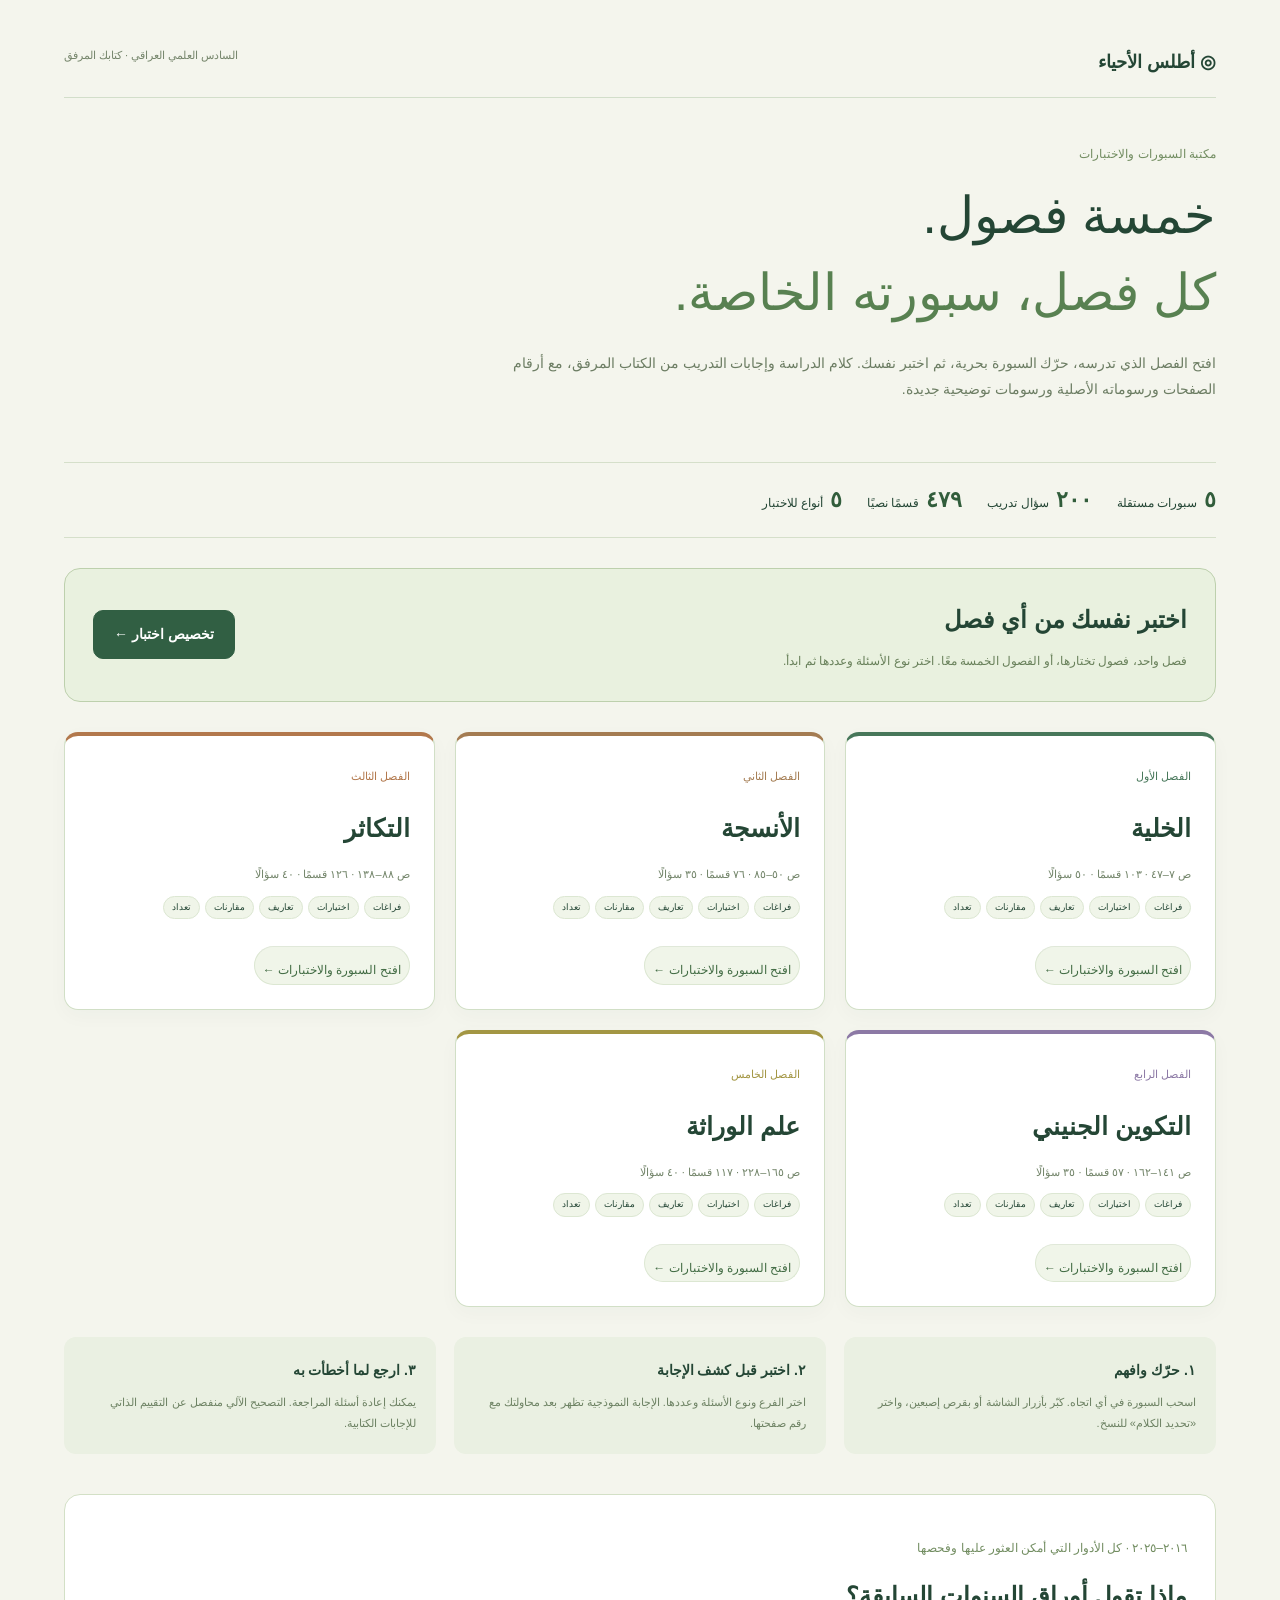
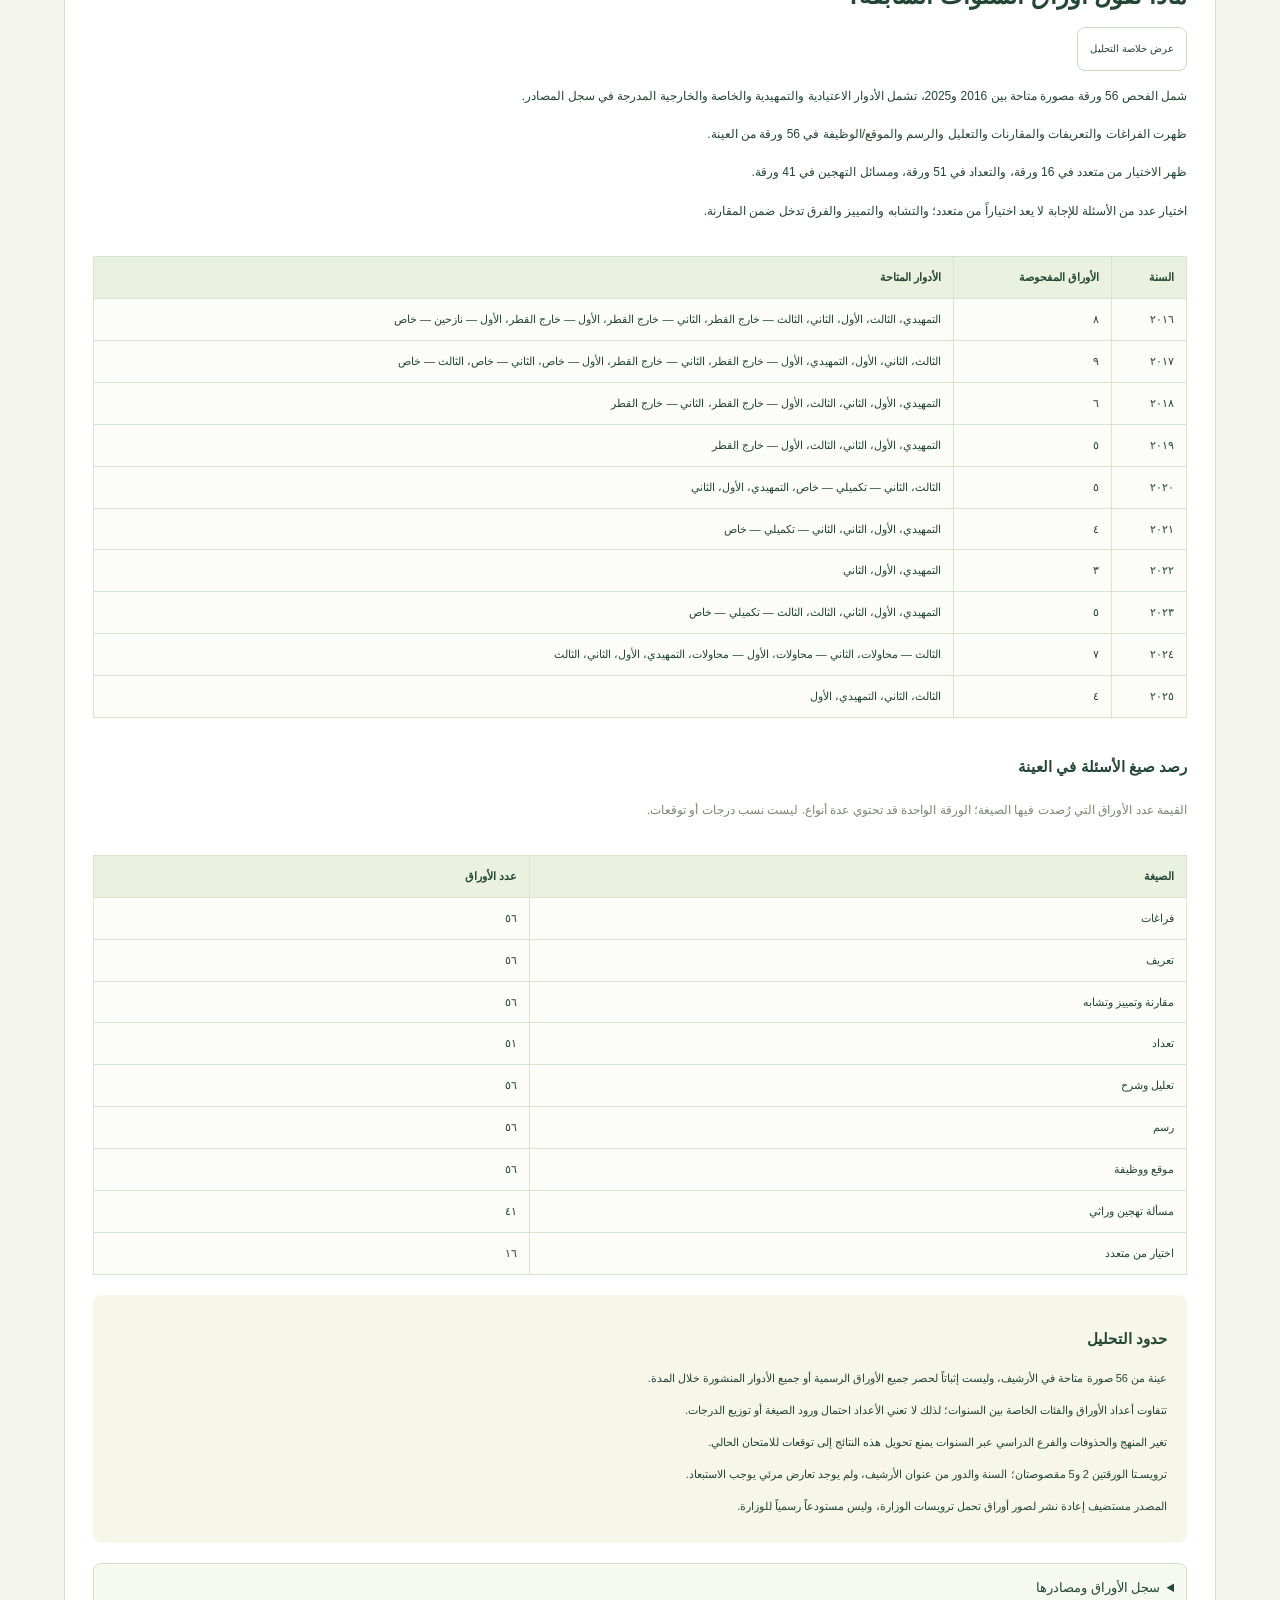
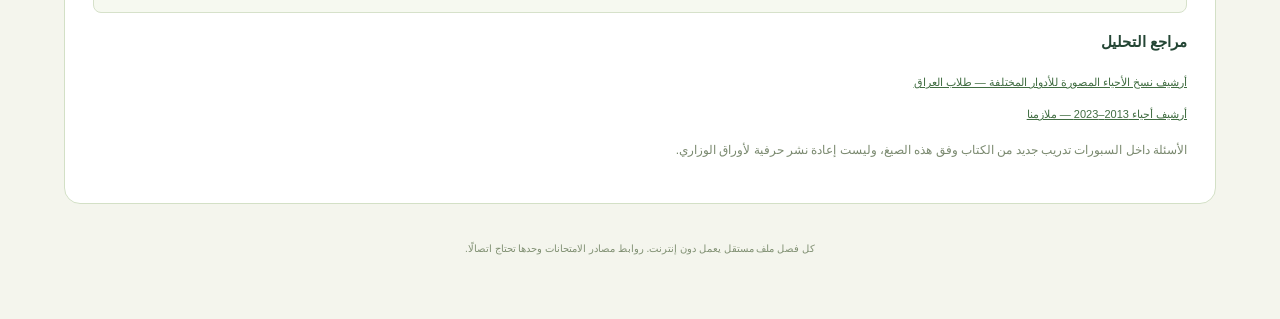
<file: index.html>
<!doctype html><html lang="ar" dir="rtl"><head><meta charset="utf-8"><meta name="viewport" content="width=device-width,initial-scale=1"><title>أحياء السادس — الفصول والاختبارات</title><style>*{box-sizing:border-box}body{margin:0;background:#f4f5ed;color:#244635;font:16px/1.9 Tahoma,Arial,sans-serif}main{max-width:1350px;margin:auto;padding:45px 5% 60px}.top{display:flex;justify-content:space-between;gap:20px;border-bottom:1px solid #d2deca;padding-bottom:18px}.brand{font-size:18px;font-weight:bold}.top span:last-child{font-size:11px;color:#76866c}.hero{padding:45px 0 25px}.kicker{font-size:12px;color:#728d61}h1{font-size:clamp(29px,4vw,52px);line-height:1.5;margin:12px 0 18px;font-weight:500}h1 em{color:#588151;font-style:normal}.intro{font-size:14px;color:#6c7d63;max-width:750px}.stats{display:flex;gap:25px;flex-wrap:wrap;font-size:12px;border-top:1px solid #d5dfca;border-bottom:1px solid #d5dfca;padding:16px 0;margin:20px 0 30px}.stats b{font-size:22px;color:#315d3b;margin-left:7px}.grid{display:grid;grid-template-columns:repeat(3,minmax(0,1fr));gap:20px}.card{background:#fff;border:1px solid #d1dfc6;border-top:4px solid var(--c);padding:24px;border-radius:14px;text-decoration:none;color:inherit;box-shadow:0 6px 20px #2c4c3008;transition:transform .15s}.card:hover{transform:translateY(-4px);box-shadow:0 10px 25px #2c4c3015}.card small{font-size:11px;color:var(--c)}.card h2{font-size:25px;margin:15px 0 10px}.card p{color:#73856a;font-size:11px}.card .go{display:block;font-size:12px;color:#416b43;border-top:1px solid #e0e8d9;margin-top:22px;padding-top:12px}.card .chips{display:flex;gap:5px;flex-wrap:wrap}.chips span{font-size:9px;background:#f0f5e9;border:1px solid #dce7d2;border-radius:20px;padding:2px 8px}.help{display:grid;grid-template-columns:repeat(3,1fr);gap:18px;margin:30px 0}.help>div{padding:20px;background:#eaf0e2;border-radius:12px}.help h3{font-size:14px;margin:0 0 8px}.help p{font-size:11px;color:#6d8263;margin:0}section.analysis{background:#fff;border:1px solid #d3e0c6;border-radius:16px;padding:28px;margin-top:40px}.analysis h2{font-size:24px;margin:0 0 8px}.analysis>p{font-size:12px;line-height:2.2}.analysis h3{font-size:15px}table{border-collapse:collapse;width:100%;font-size:11px;margin:20px 0}td,th{border:1px solid #d9e4ce;padding:10px 12px;text-align:right}th{background:#eaf1df}td{background:#fcfdf9}.table-wrap{overflow:auto}a{color:#416d42}a:focus-visible,summary:focus-visible{outline:3px solid #bd874e;outline-offset:4px}.limitations{background:#f6f6e9;border-radius:9px;padding:15px 20px}.limitations p,.sources p{font-size:11px}.analysis summary{cursor:pointer;font-size:13px;padding:12px;border:1px solid #d6e1ca;border-radius:8px;background:#f6f9f0}.small{font-size:10px;color:#7a896f}footer{font-size:10px;color:#809073;text-align:center;padding-top:35px}@media(max-width:950px){.grid{grid-template-columns:repeat(2,1fr)}.help{grid-template-columns:1fr}}@media(max-width:600px){main{padding:25px 5%}.grid{grid-template-columns:1fr}.hero{padding-top:25px}.card{padding:20px}.top{align-items:center}.top span:last-child{max-width:120px;font-size:9px}section.analysis{padding:18px}.analysis h2{font-size:20px}td,th{padding:8px 6px;font-size:10px}}@media(prefers-reduced-motion:reduce){.card{transition:none}}</style><style>#quizOpen{background:#315f43;color:#fff;border-color:#315f43;font-weight:bold}.library-link{font-size:11px;white-space:nowrap;padding:9px 10px;border:1px solid #c9d7be;border-radius:8px;background:#fff}#analysisOpen{font-size:10px}#quizDialog,#analysisDialog{width:min(1050px,96vw);max-height:96dvh}#quizBody,#analysisBody{height:78dvh;overflow:auto;overscroll-behavior:contain;padding:28px 35px;background:#f9fbf5}#quizBody h3,#analysisBody h3{font-size:26px;line-height:1.9;margin:6px 0 16px}.quiz-intro>p:last-child{font-size:13px;color:#6c7e64;max-width:740px}.quiz-filters{display:grid;grid-template-columns:repeat(3,minmax(0,1fr));gap:18px;margin:25px 0}.quiz-filters label{display:flex;flex-direction:column;gap:8px;font-size:12px;font-weight:bold}select,.blank-label input,textarea{font:inherit;background:#fff;color:#2b4a36;border:1px solid #bfceb4;border-radius:8px;padding:11px 12px;max-width:100%;min-height:46px}select{font-size:12px}input[type=checkbox],input[type=radio]{accent-color:#3e754c;width:19px;height:19px;flex-shrink:0}.missed-checkbox{display:flex;gap:8px;align-items:center;font-size:12px}.quiz-pool-status,.small-note{font-size:11px;line-height:2.1;color:#6c7e64}.primary-button{background:#315f43;color:#fff;border-color:#315f43;padding:10px 20px}.primary-button:hover{background:#254a34;color:#fff}.quiz-method{margin-top:35px;padding:20px;border:1px solid #d8e3cf;border-radius:12px;background:#f1f6e9}.quiz-method h4{margin:0 0 10px;font-size:14px}.quiz-method p{font-size:11px;color:#708264;line-height:2}.quiz-method button{font-size:12px}.question-heading{display:flex;justify-content:space-between;align-items:center;font-size:12px;margin-bottom:14px}.type-badge{background:#e2edd7;color:#47663b;border-radius:20px;padding:6px 15px}.question-prompt{font-size:23px!important;white-space:pre-line}.question-form{margin:22px 0}.answer-area{display:grid;gap:12px}.choice-option{display:flex;gap:13px;align-items:center;padding:15px 17px;background:white;border:1px solid #d2dfc7;border-radius:10px;cursor:pointer;font-size:15px}.choice-option:has(input:checked){border-color:#659154;background:#eaf3e0}.blank-label{display:grid;gap:7px;font-size:12px;max-width:650px}textarea{display:block;width:100%;margin-top:10px;resize:vertical;font-size:15px;line-height:2}.quiz-actions{display:flex;gap:10px;flex-wrap:wrap;margin:22px 0 6px}.quiz-actions button{font-size:12px}.quiz-feedback{border:1px solid #d9dfc8;border-right:5px solid #859c61;background:#fff;padding:18px 22px;border-radius:12px;margin:24px 0}.quiz-feedback.correct{border-right-color:#4a9954}.quiz-feedback.incorrect{border-right-color:#bd8057}.quiz-feedback h4{font-size:16px;margin:0 0 12px}.correct-option{font-size:13px;color:#46743c;font-weight:bold}.book-answer{white-space:pre-wrap;line-height:2.2;font-size:14px}.quiz-ref{display:flex;gap:7px;flex-wrap:wrap;align-items:center;font-size:11px;color:#738567}.quiz-ref button{font-size:11px;min-height:35px}.quiz-summary{display:flex;flex-wrap:wrap;gap:15px}.quiz-summary p{background:white;border:1px solid #d4e0c9;padding:12px 20px;border-radius:10px;font-size:12px}.quiz-result-table{width:100%;border-collapse:collapse;font-size:12px;text-align:right;margin:20px 0}.quiz-result-table th,.quiz-result-table td{padding:11px 13px;border:1px solid #d6e0cb}.quiz-result-table th{background:#e7efdd}.quiz-result-table td{background:#fff}.source-ref{color:#376b47;text-decoration:underline}#analysisBody>p{font-size:12px;line-height:2.2}#analysisBody .small-note{font-size:11px}.wide #content{grid-template-columns:repeat(var(--branch-count,8),560px)}
@media(max-width:750px){#quizBody,#analysisBody{padding:18px 15px;height:82dvh}.quiz-filters{grid-template-columns:1fr;gap:12px;margin:18px 0}#quizBody h3,#analysisBody h3{font-size:21px}.question-prompt{font-size:18px!important}.choice-option{font-size:13px;padding:12px}.quiz-feedback{padding:15px}.book-answer{font-size:13px}.quiz-summary{gap:5px}.quiz-summary p{margin:5px 0;padding:9px 12px}.quiz-result-table th,.quiz-result-table td{padding:8px 6px;font-size:10px}.whiteboard .tools{flex-wrap:wrap}.whiteboard #quizOpen,.whiteboard .library-link{order:2;font-size:10px}.whiteboard #analysisOpen{font-size:9px}.whiteboard .subtools>div{flex-wrap:wrap}.whiteboard #mapViewport{min-height:150px}.library-link{padding:7px 9px}.quiz-actions button{font-size:11px}}
@media print{#quizDialog,#analysisDialog,#quizOpen,#analysisOpen,.library-link{display:none!important}}
.chapter-checks{border:1px solid #ccdcbf;border-radius:12px;padding:16px;margin:0 0 22px;display:grid;grid-template-columns:repeat(2,minmax(0,1fr));gap:10px}.chapter-checks[hidden]{display:none}.chapter-checks legend{font-size:13px;padding:0 8px;color:#56764a}.chapter-check{display:flex;align-items:center;gap:10px;padding:12px;background:white;border:1px solid #d4e0c9;border-radius:9px;font-size:13px;cursor:pointer;min-height:48px}.chapter-check:has(input:checked){background:#e9f2de;border-color:#78a45c}.chapter-batch{grid-column:1/-1;display:flex;gap:8px}.chapter-batch button{font-size:11px}.question-chapter{font-size:11px;color:#69835c}.question-heading{flex-wrap:wrap;gap:10px}.quiz-filters label[hidden]{display:none}.unified-test{margin:30px 0;padding:28px;border:1px solid #bdd0ad;border-radius:16px;background:#e9f1df;display:flex;align-items:center;justify-content:space-between;gap:20px}.unified-test h2{margin:0 0 8px;font-size:24px}.unified-test p{font-size:12px;color:#68805a;margin:0}.unified-test button{font-size:14px;white-space:nowrap;border-radius:10px;min-height:48px;cursor:pointer}.quiz-start-link{color:#396d41;text-decoration:underline}@media(max-width:600px){.chapter-checks{grid-template-columns:1fr}.unified-test{display:block;padding:22px}.unified-test button{margin-top:18px}.chapter-check{font-size:12px}}
button,input,select,textarea{font:inherit}button{min-height:44px;border:1px solid #ccdbbf;border-radius:8px;padding:8px 12px;cursor:pointer;color:inherit;background:white}.primary-button{background:#315f43;color:white;border-color:#315f43}dialog{width:min(1050px,96vw);max-height:96dvh;padding:0;border:1px solid #c8d9bb;border-radius:16px;color:#294735;box-shadow:0 20px 80px #17312255}dialog::backdrop{background:#152c22b0;backdrop-filter:blur(3px)}.dialog-head{display:flex;justify-content:space-between;align-items:center;padding:12px 20px;background:#eff5e7;border-bottom:1px solid #d4e1c9}.dialog-head h2{font-size:17px;margin:0}.dialog-head button{font-size:25px;border:0;background:transparent}.sr-only{position:absolute;width:1px;height:1px;clip:rect(0,0,0,0);overflow:hidden}.quiz-setup button:disabled{opacity:.5;cursor:default}</style></head><body><main><div class="top"><span class="brand">◎ أطلس الأحياء</span><span>السادس العلمي العراقي · كتابك المرفق</span></div><section class="hero"><div class="kicker">مكتبة السبورات والاختبارات</div><h1>خمسة فصول.<br><em>كل فصل، سبورته الخاصة.</em></h1><p class="intro">افتح الفصل الذي تدرسه، حرّك السبورة بحرية، ثم اختبر نفسك. كلام الدراسة وإجابات التدريب من الكتاب المرفق، مع أرقام الصفحات ورسوماته الأصلية ورسومات توضيحية جديدة.</p></section><div class="stats"><span><b>٥</b>سبورات مستقلة</span><span><b>٢٠٠</b>سؤال تدريب</span><span><b>٤٧٩</b>قسمًا نصيًا</span><span><b>٥</b>أنواع للاختبار</span></div><section class="unified-test" id="tests"><div><h2>اختبر نفسك من أي فصل</h2><p>فصل واحد، فصول تختارها، أو الفصول الخمسة معًا. اختر نوع الأسئلة وعددها ثم ابدأ.</p></div><button id="quizOpen" class="primary-button">تخصيص اختبار ←</button></section><div class="grid"><a class="card" style="--c:#47775a" href="chapter-1.html"><small>الفصل الأول</small><h2>الخلية</h2><p>ص ٧–٤٧ · ١٠٣ قسمًا · ٥٠ سؤالًا</p><div class="chips"><span>فراغات</span><span>اختيارات</span><span>تعاريف</span><span>مقارنات</span><span>تعداد</span><span class="go">افتح السبورة والاختبارات ←</span></div></a><a class="card" style="--c:#a47c52" href="chapter-2.html"><small>الفصل الثاني</small><h2>الأنسجة</h2><p>ص ٥٠–٨٥ · ٧٦ قسمًا · ٣٥ سؤالًا</p><div class="chips"><span>فراغات</span><span>اختيارات</span><span>تعاريف</span><span>مقارنات</span><span>تعداد</span><span class="go">افتح السبورة والاختبارات ←</span></div></a><a class="card" style="--c:#b2784c" href="chapter-3.html"><small>الفصل الثالث</small><h2>التكاثر</h2><p>ص ٨٨–١٣٨ · ١٢٦ قسمًا · ٤٠ سؤالًا</p><div class="chips"><span>فراغات</span><span>اختيارات</span><span>تعاريف</span><span>مقارنات</span><span>تعداد</span><span class="go">افتح السبورة والاختبارات ←</span></div></a><a class="card" style="--c:#8c79a5" href="chapter-4.html"><small>الفصل الرابع</small><h2>التكوين الجنيني</h2><p>ص ١٤١–١٦٢ · ٥٧ قسمًا · ٣٥ سؤالًا</p><div class="chips"><span>فراغات</span><span>اختيارات</span><span>تعاريف</span><span>مقارنات</span><span>تعداد</span><span class="go">افتح السبورة والاختبارات ←</span></div></a><a class="card" style="--c:#a39643" href="chapter-5.html"><small>الفصل الخامس</small><h2>علم الوراثة</h2><p>ص ١٦٥–٢٢٨ · ١١٧ قسمًا · ٤٠ سؤالًا</p><div class="chips"><span>فراغات</span><span>اختيارات</span><span>تعاريف</span><span>مقارنات</span><span>تعداد</span><span class="go">افتح السبورة والاختبارات ←</span></div></a></div><div class="help"><div><h3>١. حرّك وافهم</h3><p>اسحب السبورة في أي اتجاه. كبّر بأزرار الشاشة أو بقرص إصبعين، واختر «تحديد الكلام» للنسخ.</p></div><div><h3>٢. اختبر قبل كشف الإجابة</h3><p>اختر الفرع ونوع الأسئلة وعددها. الإجابة النموذجية تظهر بعد محاولتك مع رقم صفحتها.</p></div><div><h3>٣. ارجع لما أخطأت به</h3><p>يمكنك إعادة أسئلة المراجعة. التصحيح الآلي منفصل عن التقييم الذاتي للإجابات الكتابية.</p></div></div><section class="analysis" id="analysis"><p class="kicker">٢٠١٦–٢٠٢٥ · كل الأدوار التي أمكن العثور عليها وفحصها</p><h2>ماذا تقول أوراق السنوات السابقة؟</h2><button id="analysisOpen">عرض خلاصة التحليل</button><p>شمل الفحص 56 ورقة مصورة متاحة بين 2016 و2025، تشمل الأدوار الاعتيادية والتمهيدية والخاصة والخارجية المدرجة في سجل المصادر.</p><p>ظهرت الفراغات والتعريفات والمقارنات والتعليل والرسم والموقع/الوظيفة في 56 ورقة من العينة.</p><p>ظهر الاختيار من متعدد في 16 ورقة، والتعداد في 51 ورقة، ومسائل التهجين في 41 ورقة.</p><p>اختيار عدد من الأسئلة للإجابة لا يعد اختياراً من متعدد؛ والتشابه والتمييز والفرق تدخل ضمن المقارنة.</p><div class="table-wrap"><table><thead><tr><th>السنة</th><th>الأوراق المفحوصة</th><th>الأدوار المتاحة</th></tr></thead><tbody><tr><td>٢٠١٦</td><td>٨</td><td>التمهيدي، الثالث، الأول، الثاني، الثالث — خارج القطر، الثاني — خارج القطر، الأول — خارج القطر، الأول — نازحين — خاص</td></tr><tr><td>٢٠١٧</td><td>٩</td><td>الثالث، الثاني، الأول، التمهيدي، الأول — خارج القطر، الثاني — خارج القطر، الأول — خاص، الثاني — خاص، الثالث — خاص</td></tr><tr><td>٢٠١٨</td><td>٦</td><td>التمهيدي، الأول، الثاني، الثالث، الأول — خارج القطر، الثاني — خارج القطر</td></tr><tr><td>٢٠١٩</td><td>٥</td><td>التمهيدي، الأول، الثاني، الثالث، الأول — خارج القطر</td></tr><tr><td>٢٠٢٠</td><td>٥</td><td>الثالث، الثاني — تكميلي — خاص، التمهيدي، الأول، الثاني</td></tr><tr><td>٢٠٢١</td><td>٤</td><td>التمهيدي، الأول، الثاني، الثاني — تكميلي — خاص</td></tr><tr><td>٢٠٢٢</td><td>٣</td><td>التمهيدي، الأول، الثاني</td></tr><tr><td>٢٠٢٣</td><td>٥</td><td>التمهيدي، الأول، الثاني، الثالث، الثالث — تكميلي — خاص</td></tr><tr><td>٢٠٢٤</td><td>٧</td><td>الثالث — محاولات، الثاني — محاولات، الأول — محاولات، التمهيدي، الأول، الثاني، الثالث</td></tr><tr><td>٢٠٢٥</td><td>٤</td><td>الثالث، الثاني، التمهيدي، الأول</td></tr></tbody></table></div><h3>رصد صيغ الأسئلة في العينة</h3><p class="small">القيمة عدد الأوراق التي رُصدت فيها الصيغة؛ الورقة الواحدة قد تحتوي عدة أنواع. ليست نسب درجات أو توقعات.</p><div class="table-wrap"><table><thead><tr><th>الصيغة</th><th>عدد الأوراق</th></tr></thead><tbody><tr><td>فراغات</td><td>٥٦</td></tr><tr><td>تعريف</td><td>٥٦</td></tr><tr><td>مقارنة وتمييز وتشابه</td><td>٥٦</td></tr><tr><td>تعداد</td><td>٥١</td></tr><tr><td>تعليل وشرح</td><td>٥٦</td></tr><tr><td>رسم</td><td>٥٦</td></tr><tr><td>موقع ووظيفة</td><td>٥٦</td></tr><tr><td>مسألة تهجين وراثي</td><td>٤١</td></tr><tr><td>اختيار من متعدد</td><td>١٦</td></tr></tbody></table></div><div class="limitations"><h3>حدود التحليل</h3><p>عينة من 56 صورة متاحة في الأرشيف، وليست إثباتاً لحصر جميع الأوراق الرسمية أو جميع الأدوار المنشورة خلال المدة.</p><p>تتفاوت أعداد الأوراق والفئات الخاصة بين السنوات؛ لذلك لا تعني الأعداد احتمال ورود الصيغة أو توزيع الدرجات.</p><p>تغير المنهج والحذوفات والفرع الدراسي عبر السنوات يمنع تحويل هذه النتائج إلى توقعات للامتحان الحالي.</p><p>ترويسـتا الورقتين 2 و5 مقصوصتان؛ السنة والدور من عنوان الأرشيف، ولم يوجد تعارض مرئي يوجب الاستبعاد.</p><p>المصدر مستضيف إعادة نشر لصور أوراق تحمل ترويسات الوزارة، وليس مستودعاً رسمياً للوزارة.</p></div><details style="margin-top:20px"><summary>سجل الأوراق ومصادرها</summary><div class="table-wrap"><table><thead><tr><th>السنة</th><th>الدور / النسخة</th><th>المصدر</th></tr></thead><tbody><tr><td>٢٠٢٥</td><td>الثالث</td><td><a target="_blank" rel="noopener" href="https://iraqedu.net/wp-content/uploads/2025/10/photo_2025-10-26_14-26-02.jpg.webp">نسخة الورقة ↗</a></td></tr><tr><td>٢٠٢٥</td><td>الثاني — الترويسة مقصوصة، الهوية من الأرشيف</td><td><a target="_blank" rel="noopener" href="https://iraqedu.net/wp-content/uploads/photo_٢٠٢٥-٠٩-٠٣_١٢-٠٦-٥٠.jpg.webp">نسخة الورقة ↗</a></td></tr><tr><td>٢٠٢٤</td><td>الثالث — محاولات</td><td><a target="_blank" rel="noopener" href="https://iraqedu.net/wp-content/uploads/photo_2025-02-15_04-24-48.jpg.webp">نسخة الورقة ↗</a></td></tr><tr><td>٢٠٢٤</td><td>الثاني — محاولات</td><td><a target="_blank" rel="noopener" href="https://iraqedu.net/wp-content/uploads/2025/07/photo_2026-05-25_07-13-10.jpg.webp">نسخة الورقة ↗</a></td></tr><tr><td>٢٠٢٤</td><td>الأول — محاولات — الترويسة مقصوصة، الهوية من الأرشيف</td><td><a target="_blank" rel="noopener" href="https://iraqedu.net/wp-content/uploads/photo_2025-07-10_06-59-15.jpg.webp">نسخة الورقة ↗</a></td></tr><tr><td>٢٠٢٠</td><td>الثالث</td><td><a target="_blank" rel="noopener" href="https://iraqedu.net/wp-content/uploads/2025/07/photo_2025-05-16_05-17-53.jpg.webp">نسخة الورقة ↗</a></td></tr><tr><td>٢٠٢٠</td><td>الثاني — تكميلي — خاص</td><td><a target="_blank" rel="noopener" href="https://iraqedu.net/wp-content/uploads/2025/07/photo_2025-05-16_05-16-42.jpg.webp">نسخة الورقة ↗</a></td></tr><tr><td>٢٠١٦</td><td>التمهيدي</td><td><a target="_blank" rel="noopener" href="https://iraqedu.net/wp-content/uploads/2024/08/photo_2025-05-14_03-09-31.jpg.webp">نسخة الورقة ↗</a></td></tr><tr><td>٢٠١٦</td><td>الثالث</td><td><a target="_blank" rel="noopener" href="https://iraqedu.net/wp-content/uploads/2024/08/photo_2025-05-14_03-23-27.jpg.webp">نسخة الورقة ↗</a></td></tr><tr><td>٢٠١٦</td><td>الأول</td><td><a target="_blank" rel="noopener" href="https://iraqedu.net/wp-content/uploads/2024/08/photo_2025-05-14_03-11-29-2.jpg.webp">نسخة الورقة ↗</a></td></tr><tr><td>٢٠١٦</td><td>الثاني</td><td><a target="_blank" rel="noopener" href="https://iraqedu.net/wp-content/uploads/2024/08/photo_2025-05-14_03-18-09.jpg.webp">نسخة الورقة ↗</a></td></tr><tr><td>٢٠١٦</td><td>الثالث — خارج القطر</td><td><a target="_blank" rel="noopener" href="https://iraqedu.net/wp-content/uploads/2024/09/photo_2025-05-14_03-25-42-e1779335804377.jpg.webp">نسخة الورقة ↗</a></td></tr><tr><td>٢٠١٦</td><td>الثاني — خارج القطر</td><td><a target="_blank" rel="noopener" href="https://iraqedu.net/wp-content/uploads/2024/09/photo_2025-05-14_03-19-39-e1779335168157.jpg.webp">نسخة الورقة ↗</a></td></tr><tr><td>٢٠١٦</td><td>الأول — خارج القطر</td><td><a target="_blank" rel="noopener" href="https://iraqedu.net/wp-content/uploads/2024/09/photo_2025-05-14_03-14-41-3.jpg.webp">نسخة الورقة ↗</a></td></tr><tr><td>٢٠١٦</td><td>الأول — نازحين — خاص</td><td><a target="_blank" rel="noopener" href="https://iraqedu.net/wp-content/uploads/photo_2024-05-30_10-48-18.jpg.webp">نسخة الورقة ↗</a></td></tr><tr><td>٢٠١٧</td><td>الثالث</td><td><a target="_blank" rel="noopener" href="https://iraqedu.net/wp-content/uploads/2024/08/photo_2025-05-14_16-27-38.jpg.webp">نسخة الورقة ↗</a></td></tr><tr><td>٢٠١٧</td><td>الثاني</td><td><a target="_blank" rel="noopener" href="https://iraqedu.net/wp-content/uploads/2024/08/photo_2025-05-14_15-50-06.jpg.webp">نسخة الورقة ↗</a></td></tr><tr><td>٢٠١٧</td><td>الأول</td><td><a target="_blank" rel="noopener" href="https://iraqedu.net/wp-content/uploads/2024/08/photo_2025-05-14_15-17-17.jpg.webp">نسخة الورقة ↗</a></td></tr><tr><td>٢٠١٧</td><td>التمهيدي</td><td><a target="_blank" rel="noopener" href="https://iraqedu.net/wp-content/uploads/2024/08/photo_2025-05-14_15-12-58.jpg.webp">نسخة الورقة ↗</a></td></tr><tr><td>٢٠١٧</td><td>الأول — خارج القطر</td><td><a target="_blank" rel="noopener" href="https://iraqedu.net/wp-content/uploads/2024/09/photo_2025-05-14_15-32-40.jpg.webp">نسخة الورقة ↗</a></td></tr><tr><td>٢٠١٧</td><td>الثاني — خارج القطر</td><td><a target="_blank" rel="noopener" href="https://iraqedu.net/wp-content/uploads/2024/09/photo_2025-05-14_16-15-48.jpg.webp">نسخة الورقة ↗</a></td></tr><tr><td>٢٠١٧</td><td>الأول — خاص</td><td><a target="_blank" rel="noopener" href="https://iraqedu.net/wp-content/uploads/2025/07/photo_2025-05-14_15-28-11.jpg.webp">نسخة الورقة ↗</a></td></tr><tr><td>٢٠١٧</td><td>الثاني — خاص</td><td><a target="_blank" rel="noopener" href="https://iraqedu.net/wp-content/uploads/2025/07/photo_2025-05-14_15-59-32.jpg.webp">نسخة الورقة ↗</a></td></tr><tr><td>٢٠١٧</td><td>الثالث — خاص</td><td><a target="_blank" rel="noopener" href="https://iraqedu.net/wp-content/uploads/photo_2024-05-30_11-33-36.jpg.webp">نسخة الورقة ↗</a></td></tr><tr><td>٢٠١٨</td><td>التمهيدي</td><td><a target="_blank" rel="noopener" href="https://iraqedu.net/wp-content/uploads/2024/08/photo_2025-05-15_04-48-41.jpg.webp">نسخة الورقة ↗</a></td></tr><tr><td>٢٠١٨</td><td>الأول</td><td><a target="_blank" rel="noopener" href="https://iraqedu.net/wp-content/uploads/2024/08/photo_2025-05-15_05-32-35.jpg.webp">نسخة الورقة ↗</a></td></tr><tr><td>٢٠١٨</td><td>الثاني</td><td><a target="_blank" rel="noopener" href="https://iraqedu.net/wp-content/uploads/2024/08/photo_2026-05-23_03-05-47.jpg.webp">نسخة الورقة ↗</a></td></tr><tr><td>٢٠١٨</td><td>الثالث</td><td><a target="_blank" rel="noopener" href="https://iraqedu.net/wp-content/uploads/2024/08/photo_2025-05-15_07-24-16.jpg.webp">نسخة الورقة ↗</a></td></tr><tr><td>٢٠١٨</td><td>الأول — خارج القطر</td><td><a target="_blank" rel="noopener" href="https://iraqedu.net/wp-content/uploads/2025/07/photo_2025-05-15_05-36-48.jpg.webp">نسخة الورقة ↗</a></td></tr><tr><td>٢٠١٨</td><td>الثاني — خارج القطر</td><td><a target="_blank" rel="noopener" href="https://iraqedu.net/wp-content/uploads/2025/07/photo_2025-05-15_07-21-08.jpg.webp">نسخة الورقة ↗</a></td></tr><tr><td>٢٠١٩</td><td>التمهيدي</td><td><a target="_blank" rel="noopener" href="https://iraqedu.net/wp-content/uploads/2024/08/photo_2025-05-15_14-03-46.jpg.webp">نسخة الورقة ↗</a></td></tr><tr><td>٢٠١٩</td><td>الأول</td><td><a target="_blank" rel="noopener" href="https://iraqedu.net/wp-content/uploads/2024/08/photo_2025-05-27_10-56-51.jpg.webp">نسخة الورقة ↗</a></td></tr><tr><td>٢٠١٩</td><td>الثاني</td><td><a target="_blank" rel="noopener" href="https://iraqedu.net/wp-content/uploads/2024/08/photo_2025-05-15_15-28-47.jpg.webp">نسخة الورقة ↗</a></td></tr><tr><td>٢٠١٩</td><td>الثالث</td><td><a target="_blank" rel="noopener" href="https://iraqedu.net/wp-content/uploads/2024/08/photo_2025-05-15_15-52-27.jpg.webp">نسخة الورقة ↗</a></td></tr><tr><td>٢٠١٩</td><td>الأول — خارج القطر</td><td><a target="_blank" rel="noopener" href="https://iraqedu.net/wp-content/uploads/66153176_2284514531799734_5776298741841526784_n-e1779686802589.jpg">نسخة الورقة ↗</a></td></tr><tr><td>٢٠٢٠</td><td>التمهيدي</td><td><a target="_blank" rel="noopener" href="https://iraqedu.net/wp-content/uploads/2024/08/photo_2025-05-16_04-40-55.jpg.webp">نسخة الورقة ↗</a></td></tr><tr><td>٢٠٢٠</td><td>الأول</td><td><a target="_blank" rel="noopener" href="https://iraqedu.net/wp-content/uploads/2024/08/photo_2025-05-16_04-45-22.jpg.webp">نسخة الورقة ↗</a></td></tr><tr><td>٢٠٢٠</td><td>الثاني</td><td><a target="_blank" rel="noopener" href="https://iraqedu.net/wp-content/uploads/2024/08/photo_2025-05-16_05-01-44.jpg.webp">نسخة الورقة ↗</a></td></tr><tr><td>٢٠٢١</td><td>التمهيدي</td><td><a target="_blank" rel="noopener" href="https://iraqedu.net/wp-content/uploads/2024/08/photo_2025-05-16_13-29-45.jpg.webp">نسخة الورقة ↗</a></td></tr><tr><td>٢٠٢١</td><td>الأول</td><td><a target="_blank" rel="noopener" href="https://iraqedu.net/wp-content/uploads/2024/08/photo_2025-05-16_13-37-23.jpg.webp">نسخة الورقة ↗</a></td></tr><tr><td>٢٠٢١</td><td>الثاني</td><td><a target="_blank" rel="noopener" href="https://iraqedu.net/wp-content/uploads/2024/08/photo_2025-05-16_14-01-47.jpg.webp">نسخة الورقة ↗</a></td></tr><tr><td>٢٠٢١</td><td>الثاني — تكميلي — خاص</td><td><a target="_blank" rel="noopener" href="https://iraqedu.net/wp-content/uploads/2024/08/photo_2025-05-16_14-03-33.jpg.webp">نسخة الورقة ↗</a></td></tr><tr><td>٢٠٢٢</td><td>التمهيدي</td><td><a target="_blank" rel="noopener" href="https://iraqedu.net/wp-content/uploads/2024/08/photo_2023-09-30_23-55-31.jpg.webp">نسخة الورقة ↗</a></td></tr><tr><td>٢٠٢٢</td><td>الأول</td><td><a target="_blank" rel="noopener" href="https://iraqedu.net/wp-content/uploads/2024/08/photo_2025-05-16_14-54-53.jpg.webp">نسخة الورقة ↗</a></td></tr><tr><td>٢٠٢٢</td><td>الثاني</td><td><a target="_blank" rel="noopener" href="https://iraqedu.net/wp-content/uploads/2024/08/photo_2025-05-16_15-17-37.jpg.webp">نسخة الورقة ↗</a></td></tr><tr><td>٢٠٢٣</td><td>التمهيدي</td><td><a target="_blank" rel="noopener" href="https://iraqedu.net/wp-content/uploads/2024/08/photo_2025-05-16_16-11-38.jpg.webp">نسخة الورقة ↗</a></td></tr><tr><td>٢٠٢٣</td><td>الأول</td><td><a target="_blank" rel="noopener" href="https://iraqedu.net/wp-content/uploads/2024/08/photo_2025-05-16_16-20-15.jpg.webp">نسخة الورقة ↗</a></td></tr><tr><td>٢٠٢٣</td><td>الثاني</td><td><a target="_blank" rel="noopener" href="https://iraqedu.net/wp-content/uploads/2024/08/photo_2023-10-01_00-40-52.jpg.webp">نسخة الورقة ↗</a></td></tr><tr><td>٢٠٢٣</td><td>الثالث</td><td><a target="_blank" rel="noopener" href="https://iraqedu.net/wp-content/uploads/2024/08/photo_2025-05-16_17-21-35.jpg.webp">نسخة الورقة ↗</a></td></tr><tr><td>٢٠٢٣</td><td>الثالث — تكميلي — خاص</td><td><a target="_blank" rel="noopener" href="https://iraqedu.net/wp-content/uploads/2024/09/photo_2025-05-16_17-40-42.jpg.webp">نسخة الورقة ↗</a></td></tr><tr><td>٢٠٢٤</td><td>التمهيدي</td><td><a target="_blank" rel="noopener" href="https://iraqedu.net/wp-content/uploads/2024/02/photo_2025-05-16_17-50-06.jpg.webp">نسخة الورقة ↗</a></td></tr><tr><td>٢٠٢٤</td><td>الأول</td><td><a target="_blank" rel="noopener" href="https://iraqedu.net/wp-content/uploads/2024/07/photo_2024-06-23_12-22-54.jpg.webp">نسخة الورقة ↗</a></td></tr><tr><td>٢٠٢٤</td><td>الثاني</td><td><a target="_blank" rel="noopener" href="https://iraqedu.net/wp-content/uploads/2024/09/photo_2026-05-25_07-09-06.jpg.webp">نسخة الورقة ↗</a></td></tr><tr><td>٢٠٢٤</td><td>الثالث</td><td><a target="_blank" rel="noopener" href="https://iraqedu.net/wp-content/uploads/2024/12/photo_2025-05-16_18-17-56.jpg.webp">نسخة الورقة ↗</a></td></tr><tr><td>٢٠٢٥</td><td>التمهيدي</td><td><a target="_blank" rel="noopener" href="https://iraqedu.net/wp-content/uploads/2025/02/photo_2026-01-26_23-00-24.jpg.webp">نسخة الورقة ↗</a></td></tr><tr><td>٢٠٢٥</td><td>الأول</td><td><a target="_blank" rel="noopener" href="https://iraqedu.net/wp-content/uploads/2025/06/photo_2026-01-26_23-20-48.jpg.webp">نسخة الورقة ↗</a></td></tr></tbody></table></div></details><div class="sources"><h3>مراجع التحليل</h3><p><a href="https://iraqedu.net/نسخ-الاسئلة-الوزارية-مع-الحلول/نسخ-الاحياء-مع-الاجوبة-النموذجية/" target="_blank" rel="noopener">أرشيف نسخ الأحياء المصورة للأدوار المختلفة — طلاب العراق</a></p><p><a href="https://mlazemna.com/asalbio19/" target="_blank" rel="noopener">أرشيف أحياء 2013–2023 — ملازمنا</a></p></div><p class="small">الأسئلة داخل السبورات تدريب جديد من الكتاب وفق هذه الصيغ، وليست إعادة نشر حرفية لأوراق الوزاري.</p></section><footer>كل فصل ملف مستقل يعمل دون إنترنت. روابط مصادر الامتحانات وحدها تحتاج اتصالًا.</footer></main><dialog id="quizDialog" aria-labelledby="quizTitle"><div class="dialog-head"><h2 id="quizTitle">اختبار مخصص</h2><button id="closeQuiz" aria-label="إغلاق الاختبار">×</button></div><div id="quizBody"></div></dialog><dialog id="analysisDialog" aria-labelledby="analysisTitle"><div class="dialog-head"><h2 id="analysisTitle">تحليل الأسئلة الوزارية</h2><button id="closeAnalysis" aria-label="إغلاق التحليل">×</button></div><div id="analysisBody"></div></dialog><div id="live" class="sr-only" aria-live="polite"></div><script>const $=s=>document.querySelector(s), ar=n=>String(n).replace(/\d/g,x=>'٠١٢٣٤٥٦٧٨٩'[x]);const META={number:'all'},CHAPTER=[];let scope='all';const normalize=s=>String(s).normalize('NFKD').replace(/[\u064B-\u065F\u0670\u0640]/g,'').replace(/[أإآٱ]/g,'ا').replace(/ى/g,'ي').toLowerCase();function el(tag,cls,text){const x=document.createElement(tag);if(cls)x.className=cls;if(text!==undefined)x.textContent=text;return x}function makeButton(t,f,c){const b=el('button',c,t);b.type='button';b.onclick=f;return b}function live(s){$('#live').textContent=s}
const CHAPTER_INDEX=[{"number": 1, "title": "الخلية", "ordinal": "الأول", "firstPage": 7, "lastPage": 47, "nodeCount": 103, "paragraphCount": 274, "questionCount": 50, "file": "chapter-1.html"}, {"number": 2, "title": "الأنسجة", "ordinal": "الثاني", "firstPage": 50, "lastPage": 85, "nodeCount": 76, "paragraphCount": 236, "questionCount": 35, "file": "chapter-2.html"}, {"number": 3, "title": "التكاثر", "ordinal": "الثالث", "firstPage": 88, "lastPage": 138, "nodeCount": 126, "paragraphCount": 363, "questionCount": 40, "file": "chapter-3.html"}, {"number": 4, "title": "التكوين الجنيني", "ordinal": "الرابع", "firstPage": 141, "lastPage": 162, "nodeCount": 57, "paragraphCount": 137, "questionCount": 35, "file": "chapter-4.html"}, {"number": 5, "title": "علم الوراثة", "ordinal": "الخامس", "firstPage": 165, "lastPage": 228, "nodeCount": 117, "paragraphCount": 419, "questionCount": 40, "file": "chapter-5.html"}];const QUESTIONS=[{"id": "c1-b0", "type": "blank", "prompt": "هو أول شخص استخدم كلمة خلية .......... .", "terms": ["روبرت هوك"], "answer": "ب. توصل العالم الإنكليزي روبرت هوك (Robert Hooke 1635–1703) إلى نفس ملاحظات ليفنهوك، وهو أول شخص استخدم كلمة خلية (Cell) بعد أن قام بفحص تركيب قشرة شجر البلوط، ووصف الوحدات الفلينية في نسيج الفلين (شكل 1–1)، وعرف الخلية بأنها ردهة هوائية تشبه تجويف خلية شمع العسل.", "page": 7, "chapter": 1, "chapterTitle": "الخلية"}, {"id": "c1-c0", "type": "choice", "prompt": "هو أول شخص استخدم كلمة خلية؟", "options": ["روبرت هوك", "روبرت براون", "ثيودور شوان", "ماثياس شلايدن"], "correctIndex": 0, "answer": "ب. توصل العالم الإنكليزي روبرت هوك (Robert Hooke 1635–1703) إلى نفس ملاحظات ليفنهوك، وهو أول شخص استخدم كلمة خلية (Cell) بعد أن قام بفحص تركيب قشرة شجر البلوط، ووصف الوحدات الفلينية في نسيج الفلين (شكل 1–1)، وعرف الخلية بأنها ردهة هوائية تشبه تجويف خلية شمع العسل.", "page": 7, "chapter": 1, "chapterTitle": "الخلية"}, {"id": "c1-b1", "type": "blank", "prompt": "يطلق على جهاز كولجي في الخلية النباتية اسم .......... .", "terms": ["الدكتوسوم"], "answer": "يطلق على جهاز كولجي في الخلية النباتية اسم الدكتوسوم (Dictyosome)، وهو يقوم ببناء السيليلوز وبعض مكونات الجدار الخلوي في الخلية النباتية.", "page": 17, "chapter": 1, "chapterTitle": "الخلية"}, {"id": "c1-c1", "type": "choice", "prompt": "يطلق على جهاز كولجي في الخلية النباتية اسم؟", "options": ["الكرانوم", "الدكتوسوم", "القطعة المركزية", "البلازم النووي"], "correctIndex": 1, "answer": "يطلق على جهاز كولجي في الخلية النباتية اسم الدكتوسوم (Dictyosome)، وهو يقوم ببناء السيليلوز وبعض مكونات الجدار الخلوي في الخلية النباتية.", "page": 17, "chapter": 1, "chapterTitle": "الخلية"}, {"id": "c1-b2", "type": "blank", "prompt": "تعرف انثناءات الطبقة الداخلية لغشاء المايتوكوندريا باسم .......... .", "terms": ["الأعراف"], "answer": "المايتوكوندريا تراكيب كروية أو خيطية عرضها (0.5–1) مايكرومتر وطولها قد يصل (10) مايكرومتر ويختلف توزيعها ضمن الخلايا المختلفة. توجد المايتوكوندريا في جميع الخلايا حقيقية النواة، وهي تتباين في حجمها بحسب الخلايا التي توجد فيها. تحاط المايتوكوندريا بغشاء مزدوج (ثنائي الطبقات)، والطبقة الداخلية منه تظهر عدة انثناءات وانطواءات تتخذ أشكالاً واتجاهات مختلفة، وتعرف هذه التراكيب بالأعراف (Cristae) وهي تزيد المساحة السطحية للطبقة الداخلية لغشاء المايتوكوندريا (شكل 1–10).", "page": 17, "chapter": 1, "chapterTitle": "الخلية"}, {"id": "c1-c2", "type": "choice", "prompt": "تعرف انثناءات الطبقة الداخلية لغشاء المايتوكوندريا باسم؟", "options": ["الكرانا", "النوية", "الأعراف", "الصهاريج"], "correctIndex": 2, "answer": "المايتوكوندريا تراكيب كروية أو خيطية عرضها (0.5–1) مايكرومتر وطولها قد يصل (10) مايكرومتر ويختلف توزيعها ضمن الخلايا المختلفة. توجد المايتوكوندريا في جميع الخلايا حقيقية النواة، وهي تتباين في حجمها بحسب الخلايا التي توجد فيها. تحاط المايتوكوندريا بغشاء مزدوج (ثنائي الطبقات)، والطبقة الداخلية منه تظهر عدة انثناءات وانطواءات تتخذ أشكالاً واتجاهات مختلفة، وتعرف هذه التراكيب بالأعراف (Cristae) وهي تزيد المساحة السطحية للطبقة الداخلية لغشاء المايتوكوندريا (شكل 1–10).", "page": 17, "chapter": 1, "chapterTitle": "الخلية"}, {"id": "c1-b3", "type": "blank", "prompt": "المادة السائلة الشفافة التي تملأ الفسحة الداخلية للبلاستيدة هي .......... .", "terms": ["السدى"], "answer": "تحاط البلاستيدة الخضراء بغشاء مزدوج، ويوجد داخل الغشاء تركيبان مهمان هما البذيرة أو الكرانوم (Granum) وجمعها كرانا (Grana)، والسدى أو الحشوة (Stroma) (شكل 1–11)، السدى هو المادة السائلة الشفافة التي تملأ الفسحة الداخلية للبلاستيدة، وتحوي داخلها الكرانا التي تحوي الكلوروفيل.", "page": 18, "chapter": 1, "chapterTitle": "الخلية"}, {"id": "c1-c3", "type": "choice", "prompt": "المادة السائلة الشفافة التي تملأ الفسحة الداخلية للبلاستيدة هي؟", "options": ["الأعراف", "القطعة المركزية", "الرايبوسوم", "السدى"], "correctIndex": 3, "answer": "تحاط البلاستيدة الخضراء بغشاء مزدوج، ويوجد داخل الغشاء تركيبان مهمان هما البذيرة أو الكرانوم (Granum) وجمعها كرانا (Grana)، والسدى أو الحشوة (Stroma) (شكل 1–11)، السدى هو المادة السائلة الشفافة التي تملأ الفسحة الداخلية للبلاستيدة، وتحوي داخلها الكرانا التي تحوي الكلوروفيل.", "page": 18, "chapter": 1, "chapterTitle": "الخلية"}, {"id": "c1-b4", "type": "blank", "prompt": "يمتاز سطح الشبكة البلازمية الداخلية الخشنة بوجود .......... .", "terms": ["الرايبوسومات"], "answer": "يمتاز هذا النوع من الشبكة البلازمية الداخلية بوجود الرايبوسومات على سطوح نبيباتها مما يعطيها مظهراً خشناً أو حبيبياً، ولهذا النوع دور فعال في بناء البروتينات، وهي تعمل على نقل المواد داخل الخلية، وبشكل خاص إلى أجسام كولجي، كما تعمل كشبكة هيكلية للمادة البينية السايتوبلازمية.", "page": 16, "chapter": 1, "chapterTitle": "الخلية"}, {"id": "c1-c4", "type": "choice", "prompt": "يمتاز سطح الشبكة البلازمية الداخلية الخشنة بوجود؟", "options": ["الرايبوسومات", "البلاستيدات", "المريكزات", "الفجوات"], "correctIndex": 0, "answer": "يمتاز هذا النوع من الشبكة البلازمية الداخلية بوجود الرايبوسومات على سطوح نبيباتها مما يعطيها مظهراً خشناً أو حبيبياً، ولهذا النوع دور فعال في بناء البروتينات، وهي تعمل على نقل المواد داخل الخلية، وبشكل خاص إلى أجسام كولجي، كما تعمل كشبكة هيكلية للمادة البينية السايتوبلازمية.", "page": 16, "chapter": 1, "chapterTitle": "الخلية"}, {"id": "c1-b5", "type": "blank", "prompt": "تتكون خيوط الأكتين من بروتين .......... .", "terms": ["الأكتين"], "answer": "هي تراكيب رقيقة ومستقيمة لوحظت لأول مرة بوضوح في الخلايا العضلية، وهي تتمثل بخيوط الأكتين المكونة من بروتين الأكتين وخيوط المايوسين وهي الأخرى مكونة من بروتين المايوسين وكلا النوعين مسؤول عن قدرة الخلية في التقلص والانبساط.", "page": 20, "chapter": 1, "chapterTitle": "الخلية"}, {"id": "c1-c5", "type": "choice", "prompt": "تتكون خيوط الأكتين من بروتين؟", "options": ["التيوبيولين", "الأكتين", "السيليلوز", "اللكنين"], "correctIndex": 1, "answer": "هي تراكيب رقيقة ومستقيمة لوحظت لأول مرة بوضوح في الخلايا العضلية، وهي تتمثل بخيوط الأكتين المكونة من بروتين الأكتين وخيوط المايوسين وهي الأخرى مكونة من بروتين المايوسين وكلا النوعين مسؤول عن قدرة الخلية في التقلص والانبساط.", "page": 20, "chapter": 1, "chapterTitle": "الخلية"}, {"id": "c1-b6", "type": "blank", "prompt": "تتكون النبيبات الدقيقة من بروتين يدعى .......... .", "terms": ["تيوبيولين"], "answer": "هي أكبر من الخيوط الدقيقة وتتمثل بتراكيب أنبوبية مكونة من بروتين يدعى تيوبيولين (Tubulin) وللنبيبات الدقيقة دوراً حيوياً في حركة الكروموسومات أثناء انقسام الخلية وتعد مهمة بالنسبة للهيكل الخلوي، والتنظيم وانتقال المواد، فضلاً عن كونها تكون أجزاء أساسية في تركيب الأهداب والأسواط. والنبيبات الدقيقة التي توجد في سايتوبلازم الخلايا الحيوانية عادة وفي بعض الأحياء الواطئة مثل الطحالب والفطريات، تقع بالقرب من النواة، وتشكل الجسيمات المركزية (Centrosomes).", "page": 20, "chapter": 1, "chapterTitle": "الخلية"}, {"id": "c1-c6", "type": "choice", "prompt": "تتكون النبيبات الدقيقة من بروتين يدعى؟", "options": ["الأكتين", "المايوسين", "تيوبيولين", "الكولاجين"], "correctIndex": 2, "answer": "هي أكبر من الخيوط الدقيقة وتتمثل بتراكيب أنبوبية مكونة من بروتين يدعى تيوبيولين (Tubulin) وللنبيبات الدقيقة دوراً حيوياً في حركة الكروموسومات أثناء انقسام الخلية وتعد مهمة بالنسبة للهيكل الخلوي، والتنظيم وانتقال المواد، فضلاً عن كونها تكون أجزاء أساسية في تركيب الأهداب والأسواط. والنبيبات الدقيقة التي توجد في سايتوبلازم الخلايا الحيوانية عادة وفي بعض الأحياء الواطئة مثل الطحالب والفطريات، تقع بالقرب من النواة، وتشكل الجسيمات المركزية (Centrosomes).", "page": 20, "chapter": 1, "chapterTitle": "الخلية"}, {"id": "c1-b7", "type": "blank", "prompt": "يتركب جدار الخلية في الخلايا الفتية من .......... .", "terms": ["السيليلوز"], "answer": "وكيميائياً يتركب جدار الخلية من مادة السيليلوز (Cellulose) في الخلايا الفتية ويتثخن بإضافة الخشبين (اللكنين – lignin) في الخلايا المتقدمة في العمر.", "page": 14, "chapter": 1, "chapterTitle": "الخلية"}, {"id": "c1-c7", "type": "choice", "prompt": "يتركب جدار الخلية في الخلايا الفتية من؟", "options": ["المايوسين", "التيوبيولين", "الكلوروفيل", "السيليلوز"], "correctIndex": 3, "answer": "وكيميائياً يتركب جدار الخلية من مادة السيليلوز (Cellulose) في الخلايا الفتية ويتثخن بإضافة الخشبين (اللكنين – lignin) في الخلايا المتقدمة في العمر.", "page": 14, "chapter": 1, "chapterTitle": "الخلية"}, {"id": "c1-b8", "type": "blank", "prompt": "المحلول الذي تحويه فجوات الخلايا النباتية يعرف بـ .......... .", "terms": ["العصير الخلوي"], "answer": "هي أكياس غشائية (Memberanous Sacs) توجد ضمن سايتوبلازم الخلية والفجوات في بعض الطليعيات (Protists) تكون متخصصة، فهي تمثل بفجوات متقلصة (Contractile Vacuoles) تعمل على تخليص الخلية من الماء الزائد عن الحاجة مع بعض المواد الإبرازية الذائبة كما هو الحال في الأميبا والبراميسيوم، كما توجد فجوات غذائية تتكون وقتياً من خلال إحاطة المواد الغذائية بغشاء من الكائن الحي، ويهضم الغذاء داخل هذه الفجوات من خلال أنزيمات تفرزها الجسيمات الحالة إلى داخل الفجوة. أما في الخلايا النباتية فإن الفجوات تكون أكثر وضوحاً مما في الخلايا الحيوانية، وهي صغيرة في الخلايا الفتية وواسعة في الخلايا الناضجة، وتحتوي على عصير لمواد مختلفة بصورة ذائبة يشكل محلول يعرف بالعصير الخلوي (Cell Sap).", "page": 22, "chapter": 1, "chapterTitle": "الخلية"}, {"id": "c1-c8", "type": "choice", "prompt": "المحلول الذي تحويه فجوات الخلايا النباتية يعرف بـ؟", "options": ["العصير الخلوي", "البلازم النووي", "السائل البيني", "السايتوبلازم"], "correctIndex": 0, "answer": "هي أكياس غشائية (Memberanous Sacs) توجد ضمن سايتوبلازم الخلية والفجوات في بعض الطليعيات (Protists) تكون متخصصة، فهي تمثل بفجوات متقلصة (Contractile Vacuoles) تعمل على تخليص الخلية من الماء الزائد عن الحاجة مع بعض المواد الإبرازية الذائبة كما هو الحال في الأميبا والبراميسيوم، كما توجد فجوات غذائية تتكون وقتياً من خلال إحاطة المواد الغذائية بغشاء من الكائن الحي، ويهضم الغذاء داخل هذه الفجوات من خلال أنزيمات تفرزها الجسيمات الحالة إلى داخل الفجوة. أما في الخلايا النباتية فإن الفجوات تكون أكثر وضوحاً مما في الخلايا الحيوانية، وهي صغيرة في الخلايا الفتية وواسعة في الخلايا الناضجة، وتحتوي على عصير لمواد مختلفة بصورة ذائبة يشكل محلول يعرف بالعصير الخلوي (Cell Sap).", "page": 22, "chapter": 1, "chapterTitle": "الخلية"}, {"id": "c1-b9", "type": "blank", "prompt": "يتركب الغشاء البلازمي من طبقتين رقيقتين من جزيئات .......... .", "terms": ["الدهون المفسفرة"], "answer": "وهو غشاء خلوي يحيط بالسايتوبلازم في الخلايا بدائية النوى وحقيقية النوى ويتمثل بغشاء رقيق مرن ونصف ناضح وهو لا يرى بالمجهر الضوئي إلا أنه يمكن رؤيته بالمجهر الإلكتروني يتركب الغشاء البلازمي كيميائياً من طبقتين رقيقتين من جزيئات الدهون المفسفرة (Phospholipids) ذات طرف أليف (محب) للماء وطرف نافر للماء وتتخلل الطبقتين جزيئات بروتينية تسمح أو تتحكم بمرور المواد (شكل 1–7).", "page": 14, "chapter": 1, "chapterTitle": "الخلية"}, {"id": "c1-c9", "type": "choice", "prompt": "يتركب الغشاء البلازمي من طبقتين رقيقتين من جزيئات؟", "options": ["السيليلوز", "الدهون المفسفرة", "النشاء", "المايوسين"], "correctIndex": 1, "answer": "وهو غشاء خلوي يحيط بالسايتوبلازم في الخلايا بدائية النوى وحقيقية النوى ويتمثل بغشاء رقيق مرن ونصف ناضح وهو لا يرى بالمجهر الضوئي إلا أنه يمكن رؤيته بالمجهر الإلكتروني يتركب الغشاء البلازمي كيميائياً من طبقتين رقيقتين من جزيئات الدهون المفسفرة (Phospholipids) ذات طرف أليف (محب) للماء وطرف نافر للماء وتتخلل الطبقتين جزيئات بروتينية تسمح أو تتحكم بمرور المواد (شكل 1–7).", "page": 14, "chapter": 1, "chapterTitle": "الخلية"}, {"id": "c1-d0", "type": "definition", "prompt": "عرّف الخلية.", "answer": "تعد الخلية الوحدة التركيبية لجميع الكائنات الحية، وبشكل عام هناك نوعين من الخلايا من حيث التركيب:", "page": 7, "chapter": 1, "chapterTitle": "الخلية"}, {"id": "c1-d1", "type": "definition", "prompt": "عرّف الخلية بدائية النواة.", "answer": "تعد الخلية بدائية النواة أقل الخلايا تطوراً، كونها أكثرها بدائية من حيث الشكل والتركيب وتتميز بالآتي (شكل 1–4):", "page": 11, "chapter": 1, "chapterTitle": "الخلية"}, {"id": "c1-d2", "type": "definition", "prompt": "عرّف الخلية حقيقية النواة.", "answer": "وهي الخلية التي تمتلك نواة حقيقية، وتوجد في ممالك (عوالم) الطليعيات (Protesta) والفطريات (Fungi) والنباتات (Plantae) والحيوانات (Animalia).", "page": 12, "chapter": 1, "chapterTitle": "الخلية"}, {"id": "c1-d3", "type": "definition", "prompt": "عرّف جدار الخلية.", "answer": "يقتصر وجود جدار الخلية على الخلايا النباتية فقط وهو يتمثل بجدار خارجي سميك يحيط بمكونات الخلية ويغطي الغشاء البلازمي الذي يقع إلى الداخل منه، وجدار الخلية يحقق حماية وإسناد للغشاء البلازمي والسايتوبلازم (شكل 1–5).", "page": 13, "chapter": 1, "chapterTitle": "الخلية"}, {"id": "c1-d4", "type": "definition", "prompt": "عرّف الغشاء البلازمي.", "answer": "وهو غشاء خلوي يحيط بالسايتوبلازم في الخلايا بدائية النوى وحقيقية النوى ويتمثل بغشاء رقيق مرن ونصف ناضح وهو لا يرى بالمجهر الضوئي إلا أنه يمكن رؤيته بالمجهر الإلكتروني يتركب الغشاء البلازمي كيميائياً من طبقتين رقيقتين من جزيئات الدهون المفسفرة (Phospholipids) ذات طرف أليف (محب) للماء وطرف نافر للماء وتتخلل الطبقتين جزيئات بروتينية تسمح أو تتحكم بمرور المواد (شكل 1–7).", "page": 14, "chapter": 1, "chapterTitle": "الخلية"}, {"id": "c1-d5", "type": "definition", "prompt": "عرّف السايتوبلازم.", "answer": "يمثل السايتوبلازم جزء الخلية الذي يقع بين الغشاء البلازمي والنواة. وهو مادة معقدة يشكل الماء (80%) من مكوناته، والبروتينات (15%) وما تبقى (5%) يتمثل بالشحوم والسكريات وأملاح متنوعة.", "page": 15, "chapter": 1, "chapterTitle": "الخلية"}, {"id": "c1-d6", "type": "definition", "prompt": "عرّف الجسيمات الحالة.", "answer": "هي حويصلات محاطة بغشاء أحادي الطبقة، وتحتوي أعداداً كبيرة من الأنزيمات المحللة (أكثر من 40 أنزيم) تكون مسؤولة عن عملية الهضم داخل الخلية. وتوجد الجسيمات الحالة في جميع الخلايا تقريباً وبشكل خاص الخلايا التي تتميز بقابلية البلعمة (Phagocytosis)، مثل خلايا الدم البيض العدلة (Neutrophils) (شكل 1–12).", "page": 19, "chapter": 1, "chapterTitle": "الخلية"}, {"id": "c1-d7", "type": "definition", "prompt": "عرّف الجسيم الحركي.", "answer": "هو يشابه المريكزات (Centrioles) في تركيبه، ويتمثل بتركيب يتخذ موقعاً عند قاعدة الهدب أو السوط في الخلايا التي تحوي أهداباً أو أسواطاً وللجسيم الحركي دوراً مهماً في حركة الأهداب والأسواط ويطلق عليه أيضاً بالجسيم القاعدي (Basal Body) (شكل 1–14).", "page": 21, "chapter": 1, "chapterTitle": "الخلية"}, {"id": "c1-d8", "type": "definition", "prompt": "عرّف الفجوات.", "answer": "هي أكياس غشائية (Memberanous Sacs) توجد ضمن سايتوبلازم الخلية والفجوات في بعض الطليعيات (Protists) تكون متخصصة، فهي تمثل بفجوات متقلصة (Contractile Vacuoles) تعمل على تخليص الخلية من الماء الزائد عن الحاجة مع بعض المواد الإبرازية الذائبة كما هو الحال في الأميبا والبراميسيوم، كما توجد فجوات غذائية تتكون وقتياً من خلال إحاطة المواد الغذائية بغشاء من الكائن الحي، ويهضم الغذاء داخل هذه الفجوات من خلال أنزيمات تفرزها الجسيمات الحالة إلى داخل الفجوة. أما في الخلايا النباتية فإن الفجوات تكون أكثر وضوحاً مما في الخلايا الحيوانية، وهي صغيرة في الخلايا الفتية وواسعة في الخلايا الناضجة، وتحتوي على عصير لمواد مختلفة بصورة ذائبة يشكل محلول يعرف بالعصير الخلوي (Cell Sap).", "page": 22, "chapter": 1, "chapterTitle": "الخلية"}, {"id": "c1-d9", "type": "definition", "prompt": "عرّف 2. البلازم النووي.", "answer": "هو سائل هلامي عديم اللون يملأ النواة وتتوزع فيه المحتويات النووية والمتمثلة بالنوية والشبكة الكروماتينية.", "page": 23, "chapter": 1, "chapterTitle": "الخلية"}, {"id": "c1-p0", "type": "comparison", "prompt": "قارن بين الشبكة البلازمية الداخلية الخشنة (Rough Endoplasmic Reticulum) والشبكة البلازمية الداخلية الملساء (Smooth Endoplasmic Reticulum).", "answer": "الشبكة البلازمية الداخلية الخشنة (Rough Endoplasmic Reticulum):\nيمتاز هذا النوع من الشبكة البلازمية الداخلية بوجود الرايبوسومات على سطوح نبيباتها مما يعطيها مظهراً خشناً أو حبيبياً، ولهذا النوع دور فعال في بناء البروتينات، وهي تعمل على نقل المواد داخل الخلية، وبشكل خاص إلى أجسام كولجي، كما تعمل كشبكة هيكلية للمادة البينية السايتوبلازمية.\n\nالشبكة البلازمية الداخلية الملساء (Smooth Endoplasmic Reticulum):\nتختلف الشبكة البلازمية الداخلية الملساء عن الخشنة بخلوها من الرايبوسومات ولذا تكون أغشيتها ملساء وهي كما هو الحال في الشبكة البلازمية الداخلية الخشنة تعمل على نقل المواد داخل الخلية وكشبكة هيكلية للمادة البينية السايتوبلازمية، وتقوم الشبكة الملساء بدور مهم في إزالة التأثير السمي لبعض السموم والأدوية المخدرة، وهي تمثل مواضع لبناء وتجمع الشحوم لغرض خزنها ولذلك فهي تكثر في خلايا المبايض والخصى والغدتين الكظريتين حيث تقوم بإفراز الهورمونات السترويدية.", "page": 16, "pages": [16, 16], "chapter": 1, "chapterTitle": "الخلية"}, {"id": "c1-p1", "type": "comparison", "prompt": "قارن بين الخلية بدائية النواة (Prokaryotic Cell) والخلية حقيقية النواة (Eukaryotic Cell).", "answer": "الخلية بدائية النواة (Prokaryotic Cell):\nتعد الخلية بدائية النواة أقل الخلايا تطوراً، كونها أكثرها بدائية من حيث الشكل والتركيب وتتميز بالآتي (شكل 1–4):\nأ. لهذه الخلية نواة بدون غشاء نووي وتدعى بمنطقة النواة أو المنطقة النووية (Nucleoid).\nب. لا يحوي سايتوبلازم الخلية بدائية النواة عضيات غشائية كأجسام كولجي (Golgi Bodies) والمايتوكوندريا (Mitochondria)، إلا أنه يحوي رايبوسومات تظهر بهيئة حبيبات صغيرة كثيرة العدد تقوم ببناء البروتينات.\nج. تتمثل الخلية بدائية النواة بالطحالب الخضر المزرقة (Blue Green Algae)، والبكتيريا (Bacteria) والمايكوبلازما (Mycoplasma)، وجميعها تتبع مملكة الأوليات (Monera).\n\nالخلية حقيقية النواة (Eukaryotic Cell):\nوهي الخلية التي تمتلك نواة حقيقية، وتوجد في ممالك (عوالم) الطليعيات (Protesta) والفطريات (Fungi) والنباتات (Plantae) والحيوانات (Animalia).\nتختلف الخلايا حقيقية النوى من حيث الشكل فلبعضها أشكال ثابتة منها الكروية والهرمية والأنبوبية والمكعبة والعمودية والبيضوية والمسطحة والنجمية والمغزلية ... إلخ.\nوللبعض الآخر شكل غير ثابت حيث يتغير من حين لآخر كالأميبا مثلاً، ويمكن أن يعزى التغير في الشكل إلى الوظيفة التي تقوم بها الخلايا فغالباً ما يكون للخلايا شكل يلائم الوظيفة التي تؤديها وأغلب الخلايا حقيقية النوى صغيرة، وتحتاج إلى استخدام مجهر لرؤيتها إلا أنها من دون شك أكبر حجماً من الخلايا بدائية النوى وعموماً تحتاج الخلية إلى مساحة سطحية (الغشاء البلازمي) لتستطيع من خلالها القيام بعملية تبادل المواد مع محيطها بشكل ملائم.", "page": 11, "pages": [11, 12], "chapter": 1, "chapterTitle": "الخلية"}, {"id": "c1-p2", "type": "comparison", "prompt": "قارن بين جدار الخلية (Cell Wall) والغشاء البلازمي (Plasma Membrane).", "answer": "جدار الخلية (Cell Wall):\nيقتصر وجود جدار الخلية على الخلايا النباتية فقط وهو يتمثل بجدار خارجي سميك يحيط بمكونات الخلية ويغطي الغشاء البلازمي الذي يقع إلى الداخل منه، وجدار الخلية يحقق حماية وإسناد للغشاء البلازمي والسايتوبلازم (شكل 1–5).\nيتركب جدار الخلية من ثلاث طبقات هي:\nالصفيحة الوسطى (Middle Lamella).\nالجدار الابتدائي (Primary Wall).\nالجدار الثانوي (Secondary Wall).\n\nالغشاء البلازمي (Plasma Membrane):\nوهو غشاء خلوي يحيط بالسايتوبلازم في الخلايا بدائية النوى وحقيقية النوى ويتمثل بغشاء رقيق مرن ونصف ناضح وهو لا يرى بالمجهر الضوئي إلا أنه يمكن رؤيته بالمجهر الإلكتروني يتركب الغشاء البلازمي كيميائياً من طبقتين رقيقتين من جزيئات الدهون المفسفرة (Phospholipids) ذات طرف أليف (محب) للماء وطرف نافر للماء وتتخلل الطبقتين جزيئات بروتينية تسمح أو تتحكم بمرور المواد (شكل 1–7).", "page": 13, "pages": [13, 14], "chapter": 1, "chapterTitle": "الخلية"}, {"id": "c1-p3", "type": "comparison", "prompt": "قارن بين الخيوط الدقيقة (Microfilaments) والنبيبات الدقيقة (Microtubules).", "answer": "الخيوط الدقيقة (Microfilaments):\nهي تراكيب رقيقة ومستقيمة لوحظت لأول مرة بوضوح في الخلايا العضلية، وهي تتمثل بخيوط الأكتين المكونة من بروتين الأكتين وخيوط المايوسين وهي الأخرى مكونة من بروتين المايوسين وكلا النوعين مسؤول عن قدرة الخلية في التقلص والانبساط.\n\nالنبيبات الدقيقة (Microtubules):\nهي أكبر من الخيوط الدقيقة وتتمثل بتراكيب أنبوبية مكونة من بروتين يدعى تيوبيولين (Tubulin) وللنبيبات الدقيقة دوراً حيوياً في حركة الكروموسومات أثناء انقسام الخلية وتعد مهمة بالنسبة للهيكل الخلوي، والتنظيم وانتقال المواد، فضلاً عن كونها تكون أجزاء أساسية في تركيب الأهداب والأسواط. والنبيبات الدقيقة التي توجد في سايتوبلازم الخلايا الحيوانية عادة وفي بعض الأحياء الواطئة مثل الطحالب والفطريات، تقع بالقرب من النواة، وتشكل الجسيمات المركزية (Centrosomes).", "page": 20, "pages": [20, 20], "chapter": 1, "chapterTitle": "الخلية"}, {"id": "c1-p4", "type": "comparison", "prompt": "قارن بين الجسيمات المركزية (Centrosomes) والجسيم الحركي (Kinetosome).", "answer": "الجسيمات المركزية (Centrosomes):\nيحتوي الجسيم المركزي على زوج من المريكزات (Centrioles) عادة (شكل 1–13) وكل منهما يمثل أسطوانة مكونة من تسع مجاميع وتحتوي المجموعة الواحدة على ثلاثة نبيبات دقيقة.\n\nالجسيم الحركي (Kinetosome):\nهو يشابه المريكزات (Centrioles) في تركيبه، ويتمثل بتركيب يتخذ موقعاً عند قاعدة الهدب أو السوط في الخلايا التي تحوي أهداباً أو أسواطاً وللجسيم الحركي دوراً مهماً في حركة الأهداب والأسواط ويطلق عليه أيضاً بالجسيم القاعدي (Basal Body) (شكل 1–14).", "page": 20, "pages": [20, 21], "chapter": 1, "chapterTitle": "الخلية"}, {"id": "c1-p5", "type": "comparison", "prompt": "قارن بين 2. البلازم النووي (Nucleoplasm) و3. النوية (Nucleolus).", "answer": "2. البلازم النووي (Nucleoplasm):\nهو سائل هلامي عديم اللون يملأ النواة وتتوزع فيه المحتويات النووية والمتمثلة بالنوية والشبكة الكروماتينية.\n\n3. النوية (Nucleolus):\nتحوي النواة نوية واحدة او اكثر، وعلى سبيل المثال تحوي نواة خلية البصل اربع نويات. وتبدو النوية بشكل تركيب كروي داخل النواة كبيرة الحجم نسبيا، وهي تتكون من البروتين والحامض النووي الرايبي (RNA). وللنوية دورا هام في تكوين الرايبوسومات التي يتم فيها تكوين البروتينات.", "page": 23, "pages": [23, 24], "chapter": 1, "chapterTitle": "الخلية"}, {"id": "c1-p6", "type": "comparison", "prompt": "قارن بين ب. المحلول واطئ التركيز (Hypotonic Solution) وج. المحلول عالي التركيز (Hypertonic Solution).", "answer": "ب. المحلول واطئ التركيز (Hypotonic Solution):\nيتميز هذا المحلول بتركيز منخفض من المواد الذائبة غير النافذة اذا ماقورنت بالمواد الذائبة في سايتوبلازم الخلية الموجودة فيه والخلية تكتسب الماء وقد يؤدي دخول الماء الى انتفاخ الخلية الحيوانية وتمزقها (شكل 1-19).\n\nج. المحلول عالي التركيز (Hypertonic Solution):\nيتميز هذا المحلول بتركيز عال من المواد الذائبة بالمقارنة مع السايتوبلازم، ولذلك فان حركة الماء تكون من السايتوبلازم الى المحلول الخارجي مما يترتب عليه انكماش الخلايا (شكل 1-19). ونظرا لوجود جدار في الخلايا النباتية فأن حجم الخلية لايتغير كثيرا بالمقارنة مع الخلايا الحيوانية عندما توضع في محلول عال التركيز. وان مايحدث هو ابتعاد الغشاء الخلوي عن جدار الخلية (شكل 1-19) وهذا مايعرف بالبلزمة (Plasmolysis) وهو بالطبع ناتج عن خروج الماء من الخلية ولكن عند اضافة الماء للمحلول تعود الخلية الى حالتها الاولى وتسمى هذه العملية العكسية، بحالة ازالة البلزمة (Deplasmolysis).", "page": 28, "pages": [28, 28], "chapter": 1, "chapterTitle": "الخلية"}, {"id": "c1-p7", "type": "comparison", "prompt": "قارن بين (4) النقل النشط او الفعال (Active Transport) و(1) الانتشار (Diffusion).", "answer": "(4) النقل النشط او الفعال (Active Transport):\nتمتص الخلايا احيانا بعض المواد من محيطها الخارجي بالرغم من ان تراكيز تلك المواد داخل الخلايا اعلى منها في الخارج، ومن اجل انجاز هذه العملية لابد من وجود مواد حاملة (Carriers) في غشاء الخلية يمكنها التحرك من الخارج الى الداخل وبالعكس، حيث تتحد المادة الحاملة مع مادة اخرى (جزيء أو أيون) تحتاجها الخلية وتتحرك باتجاه السطح الداخلي للغشاء حيث تنفصل المادة المنقولة داخل السايتوبلازم (شكل 1-20) وتحتاج هذه العملية الى صرف طاقة تستمد من ATP في الخلية الحية.\n\n(1) الانتشار (Diffusion):\nيعرف الانتشار بانه حركة الايونات والجزيئات خلال وسط معين من المناطق ذات التركيز العالي الى المناطق ذات التركيز الواطئ.\nوكقاعدة فان الغازات مثل الاوكسجين وثنائي اوكسيد الكاربون، والمواد القابلة للذوبان في الدهون مثل الهيدروكاربونات والكحولات هي المواد المذابة التي يمكنها الانتشار عبر الاغشية الحيوية (غشاء الخلية) بحرية تامة. ويمكن ملاحظة ظاهرة الانتشار بالعين المجردة من خلال وضع بلورات لكبريتات النحاس او برمنغنات البوتاسيوم في اناء زجاجي يحوي ماء، فسوف نلاحظ انتشار المادة الملونة الناتجة من ذوبان البلورات اعلاه في الماء حيث تنتشر المادة الملونة عبر مسافات قصيرة بينما يقل انتشارها عبر المسافات الطويلة وهذا يعود الى ان المسافة التي تقطعها الجزيئات المنتشرة تتناسب طرديا مع زمن الانتشار، ومع مرور الوقت فأن المادة سوف تنتشر في كل اجزاء الماء في الاناء الزجاجي، (شكل 1-17).", "page": 29, "pages": [29, 26], "chapter": 1, "chapterTitle": "الخلية"}, {"id": "c1-p8", "type": "comparison", "prompt": "قارن بين (5) البلعمة (Phagocytosis) و(6) الشرب الخلوي (Pinocytosis).", "answer": "(5) البلعمة (Phagocytosis):\nيقصد بالبلعمة الاكل الخلوي وهي طريقة شائعة للتغذية بين الطليعيات مثل الاميبا وهي ايضا الطريقة التي تلتهم بها خلايا الدم البيض بقايا الخلايا والجراثيم التي توجد بالدم وتتم هذه العملية بان يكون غشاء الخلية جيبا يحيط المادة الصلبة، وبعد ذلك ينفصل هذا الجيب او الحوصلة من سطح الخلية ويتحرك داخل السايتوبلازم، حيث تهضم محتوياتها بوساطة الانزيمات المفرزة من الجسيمات الحالة والموجودة ضمن السايتوبلازم (شكل 1-21أ).\n\n(6) الشرب الخلوي (Pinocytosis):\nوهو عملية مشابهة للاكل الخلوي فعند دخول مادة سائلة من خارج الخلية يحدث انبعاج صغير في غشاء الخلية يحيط بالمادة السائلة والتي تصبح داخل حويصلة (Pinocytic Vesicle) حيث تنفصل هذه الحويصلة من غشاء الخلية وتصبح داخل الخلية كما في (الشكل 1-21 ب).", "page": 29, "pages": [29, 30], "chapter": 1, "chapterTitle": "الخلية"}, {"id": "c1-p9", "type": "comparison", "prompt": "قارن بين 1-7-2. الانقسام غير المباشر او الخيطي (Mitosis) و1-7-3. الانقسام الاختزالي (Meiosis).", "answer": "1-7-2. الانقسام غير المباشر او الخيطي (Mitosis):\nيعرف الانقسام الخيطي بانه «عملية انقسام النواة بصورة تضمن تسلم كل من الخليتين البنويتين الجديدتين نفس العدد ونفس النوعية من الكروموسومات الموجودة اصلا في الخلية الام».\nيتطلب الانقسام الخيطي تضاعفا لكل كروموسوم ليتكون كروموسومان متماثلين ومتجاورين اذ يظهران وكأنهما كروموسوم واحد. وعند بدء عملية انقسام الخلية يتباعد الكروموسومان احدهما عن الآخر ويظهران منفصلين في الاطوار المتقدمة. يعقب انقسام النواة الانقسام السايتوبلازمي (Cytokinesis). ولنأخذ مثلا خلية من خلايا جسم الانسان فسنجد انها تحتوي (46) كروموسوما تتضاعف قبل الانقسام فتصبح (92) كروماتيدا وعندما تتم عملية الانقسام يذهب (46) منها الى خلية و(46) الباقية الى الخلية الثانية. ليتشكل منها كروموسومات الخلايا الجديدة، وتستمر هذه العملية في كل مرة.\n\n1-7-3. الانقسام الاختزالي (Meiosis):\nتهدف عملية الانقسام الاختزالي الى الحفاظ على عدد ثابت من الكروموسومات لافراد الانواع المختلفة من الاحياء، خلال عملية تعاقب الاجيال الذي يتم خلاله تكوين الامشاج (Gametes) كالبيوض (Eggs) والنطف (Sperms) في الحيوانات والابواغ (Spores) في بعض النباتات. والانقسام الاختزالي عبارة عن انقسامين متعاقبين للخلية ويتم خلال الانقسام الاختزالي اختزال عدد الكروموسومات الى نصف العدد الكامل لكروموسومات الخلايا الجسمية، ولذلك نجد ان الامشاج تحتوي نصف عدد الكروموسومات الموجود في الخلايا الجسمية، وعند التحام نواتين لخليتين او مشيجين لتكوين اول خلية جنينية فأن الاخيرة تحوي عدد كامل من الكروموسومات.", "page": 34, "pages": [34, 36], "chapter": 1, "chapterTitle": "الخلية"}, {"id": "c1-e0", "type": "enumeration", "prompt": "عدد أسس نظرية الخلية.", "answer": "تستند نظرية الخلية إلى العمل الذي قدمه كل من ماثياس شلايدن (M. Schleidin) وثيودور شوان (T. Schwann)، ويمكن إيجاز أسسها بالآتي:\nأ. جميع الكائنات الحية تتكون من خلايا.\nب. الخلايا هي الوحدات الأساسية التركيبية والوظيفية للكائنات الحية.\nج. الخلايا تنتج من خلايا أخرى من خلال انقسامها.", "page": 9, "chapter": 1, "chapterTitle": "الخلية"}, {"id": "c1-e1", "type": "enumeration", "prompt": "عدد المكونات الرئيسية للخلايا حقيقية النوى.", "answer": "تتألف الخلايا حقيقية النوى (شكل 1–5، 1–6) من ثلاث مكونات رئيسية هي:\nأ. جدار الخلية والغشاء البلازمي في الخلية النباتية (Cell Wall and Plasma Membrane)، والغشاء البلازمي فقط في الخلية الحيوانية حيث أنها لا تحتوي على جدار خلوي.\nب. السايتوبلازم (Cytoplasm).\nج. النواة (Nucleus).", "page": 13, "chapter": 1, "chapterTitle": "الخلية"}, {"id": "c1-e2", "type": "enumeration", "prompt": "عدد طبقات جدار الخلية.", "answer": "يقتصر وجود جدار الخلية على الخلايا النباتية فقط وهو يتمثل بجدار خارجي سميك يحيط بمكونات الخلية ويغطي الغشاء البلازمي الذي يقع إلى الداخل منه، وجدار الخلية يحقق حماية وإسناد للغشاء البلازمي والسايتوبلازم (شكل 1–5).\nيتركب جدار الخلية من ثلاث طبقات هي:\nالصفيحة الوسطى (Middle Lamella).\nالجدار الابتدائي (Primary Wall).\nالجدار الثانوي (Secondary Wall).", "page": 13, "chapter": 1, "chapterTitle": "الخلية"}, {"id": "c1-e3", "type": "enumeration", "prompt": "عدد وظائف جهاز كولجي في الخلايا الحيوانية.", "answer": "يتألف جهاز كولجي من ثلاث ردهات محددة بأغشية ملساء، الأولى تتمثل بعدد (3–10) من الأكياس المسطحة التي يطلق عليها الصهاريج (Cisternae)، والثانية عبارة عن حويصلات (Vesicles)، والثالثة مؤلفة من فجوات (Vacuoles) كبيرة (شكل 1–9)، وجهاز كولجي يخلو من الرايبوسومات.\nيطلق على جهاز كولجي في الخلية النباتية اسم الدكتوسوم (Dictyosome)، وهو يقوم ببناء السيليلوز وبعض مكونات الجدار الخلوي في الخلية النباتية.\nوفي الخلايا الحيوانية ينجز جهاز كولجي عدداً من الوظائف منها:\nبناء وإفراز السكريات المعقدة.\nإفراز البروتين الذي يحصل عليه من الشبكة البلازمية الداخلية أي أنه لا يصنع البروتين.\nإفراز العديد من المواد مثل الهورمونات والأنزيمات وغيرها.", "page": 17, "chapter": 1, "chapterTitle": "الخلية"}, {"id": "c1-e4", "type": "enumeration", "prompt": "عدد أنواع البلاستيدات.", "answer": "عضيات خلوية توجد في سايتوبلازم الخلايا النباتية (شكل 1–5)، وتظهر بأشكال وأحجام وألوان مختلفة، فمنها القرصي والكأسي والحلزوني والنجمي وغير ذلك وتكون البلاستيدات على ثلاثة أنواع:\nأ. البلاستيدات الملونة: التي تحوي صبغات مختلفة تعطي ألوان الأزهار والثمار.\nب. البلاستيدات عديمة اللون: تشكل مراكز لتحويل سكر الكلوكوز إلى سكريات متعددة مثل النشاء أو إلى شحوم وبروتينات، فبياض البطاطا على سبيل المثال ناتج عن وجود بلاستيدات عديمة اللون بكميات كبيرة ومليئة بالنشاء.\nج. البلاستيدات الخضر: هي البلاستيدات الشائعة في النباتات.", "page": 18, "chapter": 1, "chapterTitle": "الخلية"}, {"id": "c1-e5", "type": "enumeration", "prompt": "عدد وظائف الجسيمات الحالة.", "answer": "تنجز الجسيمات الحالة العديد من الوظائف الخلوية منها:\nأ. تخلص سايتوبلازم الخلية من بعض الدقائق الغذائية وقطع المايتوكوندريا والأحياء المجهرية وغير ذلك من الشوائب.\nب. تؤدي الجسيمات الحالة دوراً مهماً في عملية التحول الشكلي (Metamorphosis)، في الحيوانات وعلى سبيل المثال اختفاء ذنب دعاميص (يرقات) الضفادع عند تحولها إلى ضفادع بالغة، وتتم هذه العملية من خلال تحرر الأنزيمات من الجسيمات الحالة إلى سايتوبلازم الخلية وينتج عن ذلك هضم محتويات السايتوبلازم من الجزيئات الكبيرة وبالتالي موت الخلية، بعملية يطلق عليها التحلل الذاتي (Autolysis)، وتسهم هذه العملية في تحلل أجسام الكائنات الحية بعد موتها.\nج. تعمل على تحطيم الخلايا المكونة لها، عند موت الكائن الحي.\nد. تدوير العناصر في الطبيعة من خلال عملية التحلل الذاتي.", "page": 19, "chapter": 1, "chapterTitle": "الخلية"}, {"id": "c1-e6", "type": "enumeration", "prompt": "عدد أشكال المحتويات غير الحية للخلية.", "answer": "هي عادة مكونات مؤقتة في السايتوبلازم يطلق عليها بالمخلفات السايتوبلازمية (Cytoplasmic Deposit) وتتكون هذه المخلفات بشكل رئيس من مواد أيضية أو مخلفات متراكمة ذات طبيعة مختلفة، توجد بعدة أشكال منها:\n1. القطيرات الدهنية (Lipid Droplets) في خلايا النسيج الدهني وخلايا الكبد.\n2. التجمعات الكاربوهيدراتية التي تتمثل بالكلايكوجين (Glycogen)، كما تتضح في خلايا الكبد.\n3. البروتينات التي تخزن في الخلايا الغدية بشكل حبيبات إفرازية (Secretory granules)، وتتحرر هذه الحبيبات بشكل دوري إلى السائل خارج الخلايا.\n4. مخلفات المواد الملونة أو الصبغات (Pigments) إذ تقوم الخلايا بصنع هذه الصبغات كما هو الحال في خلايا الجلد.\n5. الأنزيمات والهورمونات وبعض أنواع الفيتامينات وهذه تأخذ أشكالاً حبيبية كروية أو بيضوية وتكون محاطة بغشاء كما هو الحال في الحبيبات الإفرازية العصبية.", "page": 22, "chapter": 1, "chapterTitle": "الخلية"}, {"id": "c1-e7", "type": "enumeration", "prompt": "عدد أصناف الأغشية تبعاً لقدرتها على نفاذية المواد.", "answer": "تمثل ظاهرة تبادل المواد بين الخلية ومحيطها عبر الغشاء البلازمي حيث تستطيع الخلية ان تمتص المواد الغذائية اذا وجدت في وسط غذائي مناسب، ولكن مجرد وجود المواد الغذائية خارج الخلية لايعني بالضرورة انه بامكان الخلية استغلالها فعلى هذه المواد ان تمر اولا خلال الغشاء البلازمي كما يجب ان تتميز بذوبانها في الماء بدرجة معينة حتى يمكنها العبور خلال هذا الغشاء، وبالمثل لابد ان تتميز النواتج الاخراجية ومواد الفضلات بذوبانها في السايتوبلازم حتى تستطيع العبور الى خارج الخلية. وبشكل عام يمكن ان تصنف الاغشية تبعا لقدرتها على نفاذية المواد الى:\nاغشية ذات نفاذية تامة وهي التي تنفذ المواد من خلالها بغض النظر عن طبيعتها او حجم جزيئاتها كما في الجدار الخلوي.\nاغشية شبه نفاذة (Semi Permeable) وهذه لاتسمح بعبور الذائبات بنفس معدلات عبور المذيبات.\nاغشية ذات نفاذية اختيارية (Selectively Permeable) وهي تسمح بعبور المواد اختياريا تبعا لحجم جزيئاتها مثل الغشاء البلازمي.\nاغشية غير نفاذة مثل اغشية النايلون. ولابد من الاشارة الى أن نفوذية الغشاء البلازمي تتأثر بعوامل داخلية وخارجية.", "page": 27, "chapter": 1, "chapterTitle": "الخلية"}, {"id": "c1-e8", "type": "enumeration", "prompt": "اذكر أعداد الكروموسومات التي أوردها الكتاب لكل من الذبابة المنزلية والضفدع والحمامة والحصان والإنسان.", "answer": "تظهر الشبكة الكروماتينية بشكل تراكيب خيطية متداخلة غير منتظمة الشكل، وتتضح خيوط الشبكة الكروماتينية اثناء الانقسام الخلوي مكونة عددا محددا من التراكيب العصوية في الغالب وتعرف بالكروموسومات (Chromosomes) وهي تحمل الجينات (المورثات) التي يتم بواسطتها نقل الصفات الوراثية من جيل الى آخر، ولذا اكتسبت الكروموسومات اهمية كبرى بسبب الدور الاساسي الذي تلعبه في الوراثة والتكاثر والتباين والطفرات وغيرها.\nيمكن رؤية الكروموسومات فقط عند انقسام الخلية ويختلف عدد الكروموسومات في الانواع المختلفة من الاحياء اذ ان لكل نوع عددا ثابتا من الكروموسومات ففي خلايا دودة الاسكارس هناك كروموسومان فقط وقد يصل عدد الكروموسومات في خلايا الفراشة الاسبانية الى (380) كروموسوم، وهناك (12) كروموسوم في الذبابة المنزلية و(26) في الضفدع و(80) في الحمامة وفي الحصان يكون العدد (64) كروموسوما اما في الانسان فيكون العدد (46) كروموسوما. ولابد من الاشارة الى ان هذه الاعداد تمثل اعداد الكروموسومات في الخلايا الجسدية وان اعدادها في الامشاج او الخلايا الجنسية يكون نصف العدد اي ان بويضة الانسان أو النطفة تحتوي (23) كروموسوما في حين يكون العدد في الخلايا الجسدية (46 = 2 × 23) وهو ناتج من اندماج نواة خلية البيضة بنواة النطفة وللكروموسومات في كل نوع من انواع الكائنات الحية شكل وحجم ثابت ويتراوح طول الكروموسوم بين (0.2–50) مايكروميتر وعلى سبيل المثال يصل طوله في الانسان من (4–6) مايكروميتر (شكل 1-16).", "page": 24, "chapter": 1, "chapterTitle": "الخلية"}, {"id": "c1-e9", "type": "enumeration", "prompt": "عدد النظريات التي تفسر حركة الكروموسومات نحو القطبين.", "answer": "تنفصل في هذا الطور الكروموسومات البنوية الناتجة عن الكروماتيدات الشقيقة في الطور التمهيدي بعضها عن بعض باتجاه القطبين المتعاكسين للخلية (الشكل 1-23). لاتعرف ميكانيكية حركة الكروموسومات نحو القطبين المتعاكسين في الخلية لحد الان بشكل دقيق ولكن هناك نظريات تقترح تفسيراً لذلك وهي:\nأ- يعتقد ان خيوط المغزل تتقلص بوجود ATP وتسحب الكروموسومات نحو القطبين.\nب- يعتقد ان خيوط المغزل تعمل بوضعها طريقاً تنزلق عليه الكروموسومات متجهة نحو القطبين.", "page": 35, "chapter": 1, "chapterTitle": "الخلية"}, {"id": "c2-01", "type": "blank", "prompt": "يعرف العلم الذي يهتم بدراسة الانسجة بعلم _____.", "answer": "الانسجة", "page": 50, "terms": ["الانسجة"], "chapter": 2, "chapterTitle": "الأنسجة"}, {"id": "c2-02", "type": "blank", "prompt": "الانسجة المرستيمية التي تستقر في القمم النامية للساق والجذر تسمى بالانسجة المرستيمية _____.", "answer": "القمية", "page": 51, "terms": ["القمية"], "chapter": 2, "chapterTitle": "الأنسجة"}, {"id": "c2-03", "type": "blank", "prompt": "تعرف الخلايا البرنكيمية ذات البلاستيدات الخضر بالخلايا _____.", "answer": "الكلورنكيمية", "page": 55, "terms": ["الكلورنكيمية"], "chapter": 2, "chapterTitle": "الأنسجة"}, {"id": "c2-04", "type": "blank", "prompt": "الخلايا الصخرية (الحجرية) توجد في بعض الثمار مثل _____.", "answer": "الكمثرى", "page": 56, "terms": ["الكمثرى"], "chapter": 2, "chapterTitle": "الأنسجة"}, {"id": "c2-05", "type": "blank", "prompt": "تحتوي الخلية البدينة على _____ الذي يمنع تخثر الدم.", "answer": "الهيبارين", "page": 67, "terms": ["الهيبارين"], "chapter": 2, "chapterTitle": "الأنسجة"}, {"id": "c2-06", "type": "blank", "prompt": "قدرت فترة حياة خلايا الدم الحمر في الانسان بنحو (_____) يوما تقريبا.", "answer": "120", "page": 75, "terms": ["120"], "chapter": 2, "chapterTitle": "الأنسجة"}, {"id": "c2-07", "type": "blank", "prompt": "كل عصبونة يقابلها (_____) من خلايا الدبق العصبي.", "answer": "50", "page": 81, "terms": ["50"], "chapter": 2, "chapterTitle": "الأنسجة"}, {"id": "c2-08", "type": "choice", "prompt": "اين يوجد النسيج المرستيمي القمي؟", "answer": "قمم الجذور والسيقان", "page": 53, "options": ["قمم الجذور والسيقان", "الحبل السري", "ادمة الجلد", "نقي العظم"], "correctIndex": 0, "chapter": 2, "chapterTitle": "الأنسجة"}, {"id": "c2-09", "type": "choice", "prompt": "اي الانسجة تكون خلاياه ميتة ذات جدران مغلظة؟", "answer": "النسيج السكلرنكيمي", "page": 56, "options": ["النسيج الكولنكيمي", "النسيج البرنكيمي", "النسيج السكلرنكيمي", "النسيج المرستيمي"], "correctIndex": 2, "chapter": 2, "chapterTitle": "الأنسجة"}, {"id": "c2-10", "type": "choice", "prompt": "ما وظيفة النسيج الظهاري الحرشفي البسيط؟", "answer": "الانتشار والترشيح", "page": 60, "options": ["الحماية والافراز", "الانتشار والترشيح", "الاسناد والتقوية", "خزن الدهون"], "correctIndex": 1, "chapter": 2, "chapterTitle": "الأنسجة"}, {"id": "c2-11", "type": "choice", "prompt": "اي الانسجة يوجد في بطانة الرغامي؟", "answer": "النسيج الظهاري العمودي المطبق الكاذب", "page": 61, "options": ["النسيج الظهاري المطبق الحرشفي", "النسيج الظهاري العمودي المطبق الكاذب", "النسيج الظهاري المتحول", "النسيج الظهاري المطبق المكعبي"], "correctIndex": 1, "chapter": 2, "chapterTitle": "الأنسجة"}, {"id": "c2-12", "type": "choice", "prompt": "اي الخلايا مسؤولة عن تكوين الاجسام المضادة؟", "answer": "الخلية البلازمية", "page": 66, "options": ["البلعم الكبير", "الارومة الليفية", "الخلية الدهنية", "الخلية البلازمية"], "correctIndex": 3, "chapter": 2, "chapterTitle": "الأنسجة"}, {"id": "c2-13", "type": "choice", "prompt": "اي الغضاريف يوجد في صيوان الاذن؟", "answer": "غضروف مطاط", "page": 72, "options": ["غضروف مطاط", "غضروف شفاف", "غضروف ليفي ابيض", "نسيج ضام مخاطاني"], "correctIndex": 0, "chapter": 2, "chapterTitle": "الأنسجة"}, {"id": "c2-14", "type": "choice", "prompt": "كم تبلغ نسبة بلازما الدم؟", "answer": "55%", "page": 77, "options": ["90%", "10%", "55%", "7–8%"], "correctIndex": 2, "chapter": 2, "chapterTitle": "الأنسجة"}, {"id": "c2-15", "type": "definition", "prompt": "عرف النسيج كما ورد في الكتاب.", "answer": "يمكن تعريف النسيج (Tissue) بأنه مجموعة من الخلايا المتماثلة بالاضافة الى نواتج خلوية معينة تخصصت لاداء وظيفة معينة. ويعرف العلم الذي يهتم بدراسة الانسجة بعلم الانسجة (Histology).", "page": 50, "chapter": 2, "chapterTitle": "الأنسجة"}, {"id": "c2-16", "type": "definition", "prompt": "عرف الانسجة النباتية.", "answer": "الانسجة النباتية هي مجموعة من الخلايا تظهر تباينا في الشكل والحجم مقترنة مع بعضها لانجاز وظيفة معينة.", "page": 51, "chapter": 2, "chapterTitle": "الأنسجة"}, {"id": "c2-17", "type": "definition", "prompt": "عرف النسيج المرستيمي او الانشائي.", "answer": "هو النسيج الذي يتميز بقدرة خلاياه على الانقسام المستمر (شكل 2-1). ويوجد في اجزاء النبات التي تظهر نشاط انقسامي ويؤدي الى:", "page": 52, "chapter": 2, "chapterTitle": "الأنسجة"}, {"id": "c2-18", "type": "definition", "prompt": "عرف النسيج الاساس.", "answer": "وهو النسيج الذي تتميز خلاياه لتكون الانسجة المستديمة في جسم النبات، ويشكل كتل نسيجية داخلية في الجذور والسيقان والاوراق متمثلة بالقشرة واللب والاشعة اللبية.", "page": 55, "chapter": 2, "chapterTitle": "الأنسجة"}, {"id": "c2-19", "type": "definition", "prompt": "عرف نسيج البشرة.", "answer": "هو النسيج الذي يغطي النبات، ويكون نسيج البشرة المستديمة، حيث تتكون البشرة عادة من صف واحد من الخلايا المتثخنة التي تغطي جسم النبات الاولي. وتكون خلايا البشرة مسطحة ومتراصة حيث تنعدم المسافات البينية. تتلخص وظيفة نسيج البشرة بالحماية والسيطرة على تبادل الغازات (من خلال ازواج من الخلايا الحارسة) وامتصاص الماء (جدول 2-3).", "page": 56, "chapter": 2, "chapterTitle": "الأنسجة"}, {"id": "c2-20", "type": "definition", "prompt": "عرف النسيج الضام (الرابط).", "answer": "وهو النسيج الذي يقوم بربط اجزاء الجسم المختلفة واسنادها ولذلك يطلق على النسج الضامة بالنسج الساندة (Supporting Tissues).", "page": 65, "chapter": 2, "chapterTitle": "الأنسجة"}, {"id": "c2-21", "type": "definition", "prompt": "عرف اللمف.", "answer": "وهو سائل يتجمع من الانسجة ويرجع الى مجرى الدم بوساطة اوعية لمفاوية (Lymphatic Vessels). يشبه اللمف البلازما في التركيب الا ان محتواه البروتيني اقل وعملية التخثر فيه تكون أبطأ والخثرة تكون لينة لاصلبة.", "page": 77, "chapter": 2, "chapterTitle": "الأنسجة"}, {"id": "c2-22", "type": "comparison", "prompt": "قارن بين الظهاري الحرشفي البسيط والمكعبي البسيط من حيث شكل الخلايا والنواة.", "answer": "أ. يتكون هذا النوع من الانسجة الظهارية من طبقة مفردة من الخلايا المسطحة التي تبدو مضلعة وذات نواة مسطحة مركزية الموقع (شكل 2-7).\nأ. يتكون من طبقة مفردة من الخلايا المكعبة التي تبدو مربعة في مقاطعها، والنواة فيها كروية مركزية الموقع، (شكل 2-8).", "page": 60, "chapter": 2, "chapterTitle": "الأنسجة"}, {"id": "c2-23", "type": "comparison", "prompt": "قارن بين الظهاري العمودي البسيط والمطبق الكاذب من حيث خلاياه.", "answer": "أ. تكون خلايا هذا النسيج بشكل اعمدة طويلة، وتظهر مستطيلة في مقاطعها، وتكون نوى الخلايا بيضوية وتتخذ موقعا اقرب الى القاعدة (شكل 2-9).\nأ. يتكون هذا النسيج من اكثر من نوع من الخلايا التي تقع انويتها في مستويات مختلفة مما يوحي بأن النسيج مكون من عدة طبقات، الا ان جميع خلاياه تستند الى الغشاء القاعدي والسطح الحر لخلاياه قد يكون مزودا باهداب، وعندئذ يسمى بالنسيج الظهاري المطبق الكاذب المهدب، (شكل 2-10).", "page": 61, "chapter": 2, "chapterTitle": "الأنسجة"}, {"id": "c2-24", "type": "comparison", "prompt": "قارن بين الظهاري المطبق الحرشفي والمطبق المكعبي من حيث خلاياه.", "answer": "أ. يتكون النسيج الظهاري المطبق الحرشفي من اكثر من طبقة من الخلايا، القاعدية منها تكون عمودية او مكعبة وتستقر على الغشاء القاعدي، والطبقات الوسطى مؤلفة من خلايا متعددة السطوح، اما خلايا الطبقة السطحية فتكون من النوع المسطح الحرشفي (Squamous)، (شكل 2-11) وقد تكون متقرنة كما هو الحال في بشرة الجلد.\nأ. تكون خلايا الطبقة السطحية لهذا النسيج مكعبة الشكل، اما خلايا الطبقتين المتوسطة والقاعدية فهي تشبه الخلايا في النسيج المطبق الحرشفي (شكل 2-12).", "page": 63, "chapter": 2, "chapterTitle": "الأنسجة"}, {"id": "c2-25", "type": "comparison", "prompt": "قارن بين الظهاري المطبق العمودي والمتحول من حيث خلايا الطبقات.", "answer": "أ. تكون خلايا الطبقة السطحية لهذا النوع من النسج الظهارية عمودية الشكل اما خلايا الطبقتين المتوسطة والقاعدية فتكون متعددة السطوح واصغر حجما عادة (شكل 2-13).\nأ. وهو نسيج ظهاري مطبق خاص، خلايا الطبقة السطحية فيه تكون كبيرة مظلية الشكل وهي تحوي نواة واحدة او نواتين، وتكون خلايا الطبقة المتوسطة متعددة السطوح اما خلايا الطبقة القاعدية فتكون مكعبة في شكلها وتستقر على الغشاء القاعدي (شكل 2-14).", "page": 64, "chapter": 2, "chapterTitle": "الأنسجة"}, {"id": "c2-26", "type": "comparison", "prompt": "قارن بين الارومة الليفية والبلعم الكبير من حيث الوظيفة.", "answer": "ب. تتلخص وظيفة الارومة الليفية في كونها المسؤولة عن تكوين جميع انواع الالياف في النسيج الضام والتي سيرد ذكرها لاحقا.\nب. تقوم هذه الخلية بالتهام الجزيئات الغريبة ضمن النسيج وبالتالي فأن وظيفتها دفاعية.", "page": 66, "chapter": 2, "chapterTitle": "الأنسجة"}, {"id": "c2-27", "type": "comparison", "prompt": "قارن بين الليف الابيض والليف الاصفر من حيث الصفات العامة.", "answer": "1. الليف الابيض او الغراوي. أ. يسمى بالابيض لكونه ابيض في حالة الطراوة. ب. يوجد بشكل حزم مؤلفة من عدة الياف وكل ليف يتكون من لييفات. ج. الليف الابيض ذو اهمية ميكانيكية في النسيج الضام كونه يقاوم السحب.\n2. الليف الاصفر او المرن (المطاط). أ. يسمى بالاصفر للونه الاصفر في حالة الطراوة. ب. يوجد بصورة مفردة ولايشكل حزما وتتفرع الالياف الصفر وتكون مرنة سهلة التمدد ولكنها ليست قوية كقوة الالياف البيض.", "page": 67, "chapter": 2, "chapterTitle": "الأنسجة"}, {"id": "c2-28", "type": "comparison", "prompt": "قارن بين العضلة الملساء والهيكلية والقلبية من حيث النواة والعمل.", "answer": "4. النواة — العضلة الملساء: مفردة مركزية الموقع. العضلة الهيكلية: متعددة الانوية وتكون الانوية محيطية الموقع. العضلة القلبية: مفردة مركزية الموقع.\n5. العمل — العضلة الملساء: لاارادي. العضلة الهيكلية: ارادي. العضلة القلبية: لاارادي.", "page": 80, "chapter": 2, "chapterTitle": "الأنسجة"}, {"id": "c2-29", "type": "enumeration", "prompt": "عدد ما يؤدي اليه نشاط النسيج المرستيمي.", "answer": "استطالة قمم الجذور والسيقان.\nنمو البراعم.\nتثخن بعض الجذور والسيقان.", "page": 52, "chapter": 2, "chapterTitle": "الأنسجة"}, {"id": "c2-30", "type": "enumeration", "prompt": "عدد انواع الانسجة المرستيمية.", "answer": "يتمثل النسيج المرستيمي بثلاثة انواع من الانسجة (جدول 2-2) هي: النسيج المرستيمي القمي. النسيج المرستيمي الجانبي. النسيج المرستيمي البيني.", "page": 53, "chapter": 2, "chapterTitle": "الأنسجة"}, {"id": "c2-31", "type": "enumeration", "prompt": "عدد الانواع الاساسية للانسجة الحيوانية.", "answer": "تتمثل الانسجة الحيوانية بأربعة انواع اساسية هي: النسيج الظهاري (الطلائي) (Epithelial Tissue). النسيج الضام (الرابط) (Connective Tissue). النسيج العضلي (Muscular Tissue). النسيج العصبي (Nervous Tissue).", "page": 59, "chapter": 2, "chapterTitle": "الأنسجة"}, {"id": "c2-32", "type": "enumeration", "prompt": "مم تتكون النسج الضامة؟", "answer": "تتكون النسج الضامة من: (أ) خلايا (Cells). (ب) الياف (Fibers). (ج) مادة بين خلوية (Intercellular Substance) ويطلق عليها ايضا بالقالب (Matrix).", "page": 65, "chapter": 2, "chapterTitle": "الأنسجة"}, {"id": "c2-33", "type": "enumeration", "prompt": "عدد انواع النسيج الضام الرخو او المفكك.", "answer": "يصنف النسيج الضام الرخو او المفكك تبعا للخلايا والالياف المكونة له وكالآتي: 1. نسيج ضام هللي (فجوي) (Areolar Connective Tissue). 2. نسيج ضام شحمي (Adipoes Connective Tissue). 3. نسيج ضام متوسط (Mesenchymal Connective Tissue). 4. نسيج ضام شبكي (Reticular Connective Tissue). 5. نسيج ضام مخاطاني (Mucoid Connective Tissue).", "page": 68, "chapter": 2, "chapterTitle": "الأنسجة"}, {"id": "c2-34", "type": "enumeration", "prompt": "عدد انواع خلايا الدم البيض الحبيبية ونسبها.", "answer": "أ. خلايا الدم البيض العدلة (Neutrophils)، وتؤلف (40–70%) من العدد الكلي لخلايا الدم البيض.\nب. خلايا الدم البيض الحمضة (Acidophils) وتؤلف (1–4%) من العدد الكلي لخلايا الدم البيض.\nج. خلايا الدم البيض القعدة (Basophils) وتؤلف ما يقارب (0.5–1%) من العدد الكلي لخلايا الدم البيض.", "page": 76, "chapter": 2, "chapterTitle": "الأنسجة"}, {"id": "c2-35", "type": "enumeration", "prompt": "عدد انواع الخلايا العصبية تبعا لعدد البروزات.", "answer": "1. خلية احادية القطب (Monopolar Neuron)، يكون جسمها كروي او بيضوي وذو بروز واحد.\n2. خلية ثنائية القطب (Bipolar Neuron)، ويكون جسمها مغزلي ذو بروزين.\n3. خلية احادية القطب كاذبة (Pseudounipolar Neuron)، لها قطب واحد يتفرع قرب جسم الخلية الى محور وتشجرات.\n4. خلية متعددة الاقطاب (Multipolar Neuron)، ويكون جسمها نجمي الشكل متعدد البروزات.", "page": 81, "chapter": 2, "chapterTitle": "الأنسجة"}, {"id": "ch3-q1", "type": "blank", "prompt": "تتكون النطفة في .......... التي تتألف من اعداد كبيرة من .......... ملتوية.", "answer": "تتكون النطفة (الحيوان المنوي) في الخصية (Testis) التي تتألف من اعداد كبيرة من نبيبات منوية (Seminiferous Tubules) ملتوية. تبطن هذه النبيبات خلايا جرثومية اولية تنقسم انقسامات غير مباشرة متعددة ومتعاقبة وينتج عنها خلايا جديدة تدعى سليفات النطف (Spermatogonia) وتكون ثنائية المجموعة الكروموسومية (2س) تنقسم سليفات النطف انقسامات اعتيادية ينتج عنها تضاعف في اعدادها.", "page": 90, "terms": ["الخصية", "نبيبات منوية"], "chapter": 3, "chapterTitle": "التكاثر"}, {"id": "ch3-q2", "type": "blank", "prompt": "تنتظم جزيئات البروتين حول الحامض النووي ويتكون (..........) فيروس جديد في مرحلة الانضاج.", "answer": "تنتظم جزيئات البروتين لتكون اغطية بروتينية حول جزيئات الحامض النووي للفيروس، ويتكون (100-200) فيروس جديد.", "page": 94, "terms": ["100-200"], "chapter": 3, "chapterTitle": "التكاثر"}, {"id": "ch3-q3", "type": "blank", "prompt": "تدعى الافراد الصغيرة الناتجة داخل جدار خلية الكلاميدوموناس بالامشاج .......... .", "answer": "1- ينقسم الكلاميدوموناس الذي يكون احادي المجموعة الكروموسومية (س) اعتيادياً عدة انقسامات متتالية ليتكون (16-32) فرداً داخل جدار الخلية الاصلي. وتكون الافراد الناتجة مشابهة للكلاميدوموناس الام ولكنها اصغر منه بكثير وتدعى بالامشاج المتشابهة (Isogametes).", "page": 97, "terms": ["المتشابهة"], "chapter": 3, "chapterTitle": "التكاثر"}, {"id": "ch3-q4", "type": "blank", "prompt": "تتكاثر اليوغلينا بالانقسام الثنائي .......... .", "answer": "تتكاثر اليوغلينا بالانقسام الثنائي الطولي ويحصل هذا الانقسام في الطور حر السباحة وفي الطور المتكيس وكالآتي:", "page": 100, "terms": ["الطولي"], "chapter": 3, "chapterTitle": "التكاثر"}, {"id": "ch3-q5", "type": "blank", "prompt": "يتكون الجزء الذكري في الزهرة من .......... و .......... الذي يحمله.", "answer": "تمثل الاجزاء الذكرية في الزهرة وتتكون من جزءين هما: المتك (Anther) وهو عبارة عن تركيب كيسي اسطواني او بيضوي الشكل توجد داخله حبوب اللقاح، والجزء الثاني هو الحامل الاسطواني الرفيع او الخيط (Filament) الذي يحمل المتك.", "page": 108, "terms": ["المتك", "الخيط"], "chapter": 3, "chapterTitle": "التكاثر"}, {"id": "ch3-q6", "type": "blank", "prompt": "النواتان المركزيتان في الكيس الجنيني تكونان نواتين .......... .", "answer": "اما نوى الطرف المقابل للطرف النقيري ضمن الكيس الجنيني فهي الاخرى تحاط بأغشية خلوية وتكون خلايا سمتية (Antipodals). وتكون النواتان المركزيتان نواتين قطبيتين (Polar Nuclei).", "page": 112, "terms": ["قطبيتين"], "chapter": 3, "chapterTitle": "التكاثر"}, {"id": "ch3-q7", "type": "blank", "prompt": "يصل طول النبيبات المنوية في خصية الانسان مجتمعة حوالي .......... متر.", "answer": "تكون الخصية في الانسان بشكل تركيب بيضوي وهي تحتوي على نبيبات منوية (Seminiferous Tubules)، (شكل 3-38)، ويصل طول النبيبات المنوية مجتمعة حوالي 250 متر.", "page": 126, "terms": ["250"], "chapter": 3, "chapterTitle": "التكاثر"}, {"id": "ch3-q8", "type": "blank", "prompt": "تتم السيطرة على الدورة المبيضية بهورموني .......... و .......... المحفزين للحويصلات والجسم الاصفر.", "answer": "تتم السيطرة على الدورة المبيضية بوساطة الهورمونات المحفزة للمناسل (Gonadotropic Hormones) والهورمون المحفز للحويصلات (FSH - Follicle Stimulating Hormone) والهورمون المحفز للجسم الاصفر (LH - Luteinizing Hormone) ويمكن ايجاز احداث الدورة المبيضية بالآتي:", "page": 130, "terms": ["FSH", "LH"], "chapter": 3, "chapterTitle": "التكاثر"}, {"id": "ch3-q9", "type": "choice", "prompt": "كم تستغرق عملية تكاثر البلعم البكتيري كاملة تقريباً؟", "answer": "في هذه المرحلة تقود الفيروسات المتكونة الى تحلل الخلية البكتيرية المضيفة، وتتحرر الفيروسات لتصيب بكتيريا اخرى غير مصابة وتستغرق هذه العملية كاملة مايقرب من 25 دقيقة وبمرور الوقت تكون البلاعم البكتيرية (آكلات البكتيريا) قد قضت على تجمع كبير من البكتيريا.", "page": 94, "options": ["25 دقيقة", "250 دقيقة", "13 دقيقة", "28 دقيقة"], "correctIndex": 0, "chapter": 3, "chapterTitle": "التكاثر"}, {"id": "ch3-q10", "type": "choice", "prompt": "بأي طريقة يتكاثر البراميسيوم لاجنسياً؟", "answer": "يتكاثر البراميسيوم لاجنسياً بالانقسام الثنائي (Binary Fission) المستعرض وكالآتي (شكل 3-7):", "page": 98, "options": ["الانقسام الثنائي الطولي", "الانقسام الثنائي المستعرض", "التبرعم", "الاخصاب الذاتي"], "correctIndex": 1, "chapter": 3, "chapterTitle": "التكاثر"}, {"id": "ch3-q11", "type": "choice", "prompt": "ما المجموعة الكروموسومية لخلايا الطور البوغي؟", "answer": "وهو الطور اللاجنسي الذي تنتج فيه الابواغ وتكون خلاياه ذات عدد كروموسومي كامل (2س) وعندما ينضج هذا الطور تعاني بعض خلاياه وهي الخلايا الام للابواغ عملية انقسام اختزالي وتتكون نتيجة هذا الانقسام ابواغ ذات نصف العدد الكامل من الكروموسومات (س)، وهذه الابواغ هي التي تحدد بدء الطور المشيجي (Gametophyte).", "page": 103, "options": ["س", "3س", "2س", "4س"], "correctIndex": 2, "chapter": 3, "chapterTitle": "التكاثر"}, {"id": "ch3-q12", "type": "choice", "prompt": "كيف يكون تعرق الاوراق في نبات ذي فلقتين؟", "answer": "نبات ذو فلقة واحدة: تعرق الاوراق متوازي. نبات ذو فلقتين: تعرق الاوراق شبكي.", "page": 108, "options": ["متوازي", "اسطواني", "ليفي", "شبكي"], "correctIndex": 3, "chapter": 3, "chapterTitle": "التكاثر"}, {"id": "ch3-q13", "type": "choice", "prompt": "ما الزهرة التي تمتلك اسدية ومدقة؟", "answer": "زهرة تامة (Perfect) ويطلق عليها ايضاً زهرة خنثية (Hermaphrodite)، او ثنائية الجنس (Dioecious): تمتلك اسدية ومدقة.", "page": 109, "options": ["زهرة تامة", "زهرة عقيمة", "زهرة غير تامة", "انتظام الازهار"], "correctIndex": 0, "chapter": 3, "chapterTitle": "التكاثر"}, {"id": "ch3-q14", "type": "choice", "prompt": "اي مما يأتي مثال على الثمار المتجمعة في الكتاب؟", "answer": "هي الثمار المتكونة من كربلات عديدة منفصلة، وتنشأ الثمرة من هذا النوع من زهرة واحدة ترتبط بالثميرات معاً بتخت واحد كما في التوت الاسود.", "page": 117, "options": ["الاناناس", "التوت الاسود", "البرتقال", "الباقلاء"], "correctIndex": 1, "chapter": 3, "chapterTitle": "التكاثر"}, {"id": "ch3-q15", "type": "choice", "prompt": "اين تنضج النطف وتخزن في الجهاز التناسلي الذكري للانسان؟", "answer": "2. البربخ (2) (Epididymis). الوظيفة: تنضج فيه النطف وهو يمثل موقع خزن النطف.", "page": 125, "options": ["القناة القاذفة", "غدة البروستات", "البربخ", "القضيب"], "correctIndex": 2, "chapter": 3, "chapterTitle": "التكاثر"}, {"id": "ch3-q16", "type": "choice", "prompt": "ماذا ينتج عن بيوض نحل العسل غير المخصبة؟", "answer": "يكون التكاثر العذري شائعاً في نحل العسل فأنثى النحل او الملكة تلقح من قبل الذكر مرة واحدة في حياتها، وتحتفظ بالحيوانات المنوية او النطف في كيس خاص متصل بالمسلك التناسلي ويغلق بصمام عضلي. وعندما تضع الملكة بيوضها فأما ان تفتح الصمام لتنطلق النطف فتخصب تلك البيوض او ان تبقيه مغلقاً فتنمو البيوض دون اخصاب، علماً ان البيوض غير المخصبة ينتج عنها ذكوراً. وفي بعض الحالات يكون التكاثر العذري هو النوع الوحيد من التكاثر، فهناك مجتمعات معينة من السحالي السوطية تنتشر في الجنوب الغربي من امريكا، هي سلالات تتكون جميع افرادها من الاناث وهذه الاناث ثنائية المجموعة الكروموسومية، وذلك لان الكروموسومات فيها تضاعف نفسها قبل عملية الانقسام الاختزالي لتصبح رباعية المجموعة الكروموسومية (4س) (Tetraploid) وبعد الانقسام تصبح ثنائية المجموعة الكروموسومية وتنمو البيوض ثنائية المجموعة الكروموسومية بدون اخصاب.", "page": 133, "options": ["الملكات", "العاملات", "البيوض", "الذكور"], "correctIndex": 3, "chapter": 3, "chapterTitle": "التكاثر"}, {"id": "ch3-q17", "type": "definition", "prompt": "عرف الاخصاب كما ورد في الكتاب.", "answer": "عملية التكاثر الجنسي تتم بأتحاد نواتي النطفة والبيضة بعملية تدعى الاخصاب (Fertilization) وينتج عن ذلك اختلاطاً للمادة الوراثية، فيتوارث الابناء صفات تجمع بين الابوين.", "page": 90, "chapter": 3, "chapterTitle": "التكاثر"}, {"id": "ch3-q18", "type": "definition", "prompt": "ما البلازميد او عامل الخصوبة في البكتيريا؟", "answer": "ويحصل الاقتران في البكتيريا ايضاً عندما ينتقل البلازميد (plasmid) او عامل الخصوبة (قطعة دائرية صغيرة من DNA) من الخلية المعطية الى المستلمة التي لاتحتوي البلازميد ويتم النقل عبر جسر الاقتران بين الخليتين وفي النهاية تصبح كلا الخليتين حاوية على عامل الخصوبة (شكل 3-5).", "page": 96, "chapter": 3, "chapterTitle": "التكاثر"}, {"id": "ch3-q19", "type": "definition", "prompt": "عرف الثالوس الاولي في السرخسيات.", "answer": "ج- تنمو الابواغ الى طور مشيجي ممثلاً بالثالوس الاولي (Prothalus) الذي يعرف بأنه تركيب قلبي الشكل اخضر اللون يحمل اركيكونيوم (Archegonium) وهي الحافظة المشيجية الانثوية والانثريديوم (Antheridium) وهي الحافظة المشيجية الذكرية وينمو من طرفه المدبب اشباه الجذور.", "page": 106, "chapter": 3, "chapterTitle": "التكاثر"}, {"id": "ch3-q20", "type": "definition", "prompt": "عرف المبيض في الزهرة.", "answer": "هو جزء المدقة القاعدي الذي يتمثل بتركيب منتفخ تتكون بداخله البويضات (Ovules) المرتبطة بجدار المبيض عن طريق عنق قصير يسمى بالحبل السري (Funiculus).", "page": 108, "chapter": 3, "chapterTitle": "التكاثر"}, {"id": "ch3-q21", "type": "definition", "prompt": "عرف التلقيح.", "answer": "يعرف التلقيح بأنه عملية انتقال حبوب اللقاح من المتك الى الميسم للنوع نفسه من النبات وتحصل نتيجة هذا الانتقال عملية الاخصاب (Fertilization)، وعليه فان التلقيح يعد واحداً من العمليات المؤدية الى تكوين البذور.", "page": 112, "chapter": 3, "chapterTitle": "التكاثر"}, {"id": "ch3-q22", "type": "definition", "prompt": "ما القصرة؟", "answer": "يبدأ تكوين البذرة بعد عملية الاخصاب مباشرة حيث تنقسم نواة السويداء لتكوين نسيج السويداء، ويلي ذلك نمو غلاف او غلافي البويض وتحوله الى غلاف للبذرة الذي يعرف بالقصرة (Testa)، (شكل 3-19).", "page": 115, "chapter": 3, "chapterTitle": "التكاثر"}, {"id": "ch3-q23", "type": "definition", "prompt": "عرف الثمرة كما ورد في الكتاب.", "answer": "لقد عرفت عزيزي الطالب ان الثمرة يمكن ان تعرف على انها مبيض ناضج مع محتوياته واغلفته وتكون بداخله البذور.", "page": 117, "chapter": 3, "chapterTitle": "التكاثر"}, {"id": "ch3-q24", "type": "definition", "prompt": "عرف التكاثر العذري.", "answer": "يعد التكاثر العذري نوع من انواع التكاثر الذي ينمو فيه الجنين من بيضة غير مخصبة. ويحدث التكاثر العذري في بعض الديدان الحلقية والقشريات والحشرات، وفي انواع عديدة من الاسماك والبرمائيات والسحالي الصحراوية.", "page": 133, "chapter": 3, "chapterTitle": "التكاثر"}, {"id": "ch3-q25", "type": "comparison", "prompt": "قارن بين التكاثر اللاجنسي والتكاثر الجنسي من حيث طريقة الانتاج.", "answer": "تستطيع بعض الكائنات الحية انتاج كائنات اخرى من نوعها. ويتم هذا بتحول اجزاء من الكائن الحي الى احياء جديدة شبيهة بالاصل الذي نتجت منه، وقد ينتج عن مثل هذا التكاثر كائناً واحداً او كائنات عديدة.\nيتم التكاثر اللاجنسي في الكائنات الحية بطرق متعددة ممثلة بالانقسام الثنائي والتبرعم وتكوين السبورات والتكاثر الخضري وغيرها.\nتتميز افراد الكثير من النباتات ومعظم الحيوانات الراقية الى ذكور واناث، حيث تنتج الذكور خلايا تكاثرية ذكرية هي النطف (الحيامن) (Sperms) وتنتج الاناث خلايا تكاثرية انثوية هي البيوض (Ova).", "page": 89, "chapter": 3, "chapterTitle": "التكاثر"}, {"id": "ch3-q26", "type": "comparison", "prompt": "قارن بين الخلية المعطية والخلية المستلمة في الاقتران البكتيري.", "answer": "1- تتم عملية الاقتران بين خليتين الاولى هي الخلية المعطية (Donor Cell)، وتحتوي عامل الخصوبة (Fertility Factor) المتمثل بجزيئات من (DNA) في سايتوبلازم الخلية المعطية كما تحوي الخلية زوائد يطلق عليها بالاهلاب (اهلاب الاقتران او الاهلاب الجنسية) وهي تبرز الى السطح وتصبح الخلية البكتيرية خلية ذكرية معطية، اما الخلية الثانية فهي الخلية المستلمة (Reciepient Cell)، وهذه لاتحتوي عادة على عامل الخصوبة ولا على اهلاب الاقتران وتكون بمثابة خلية انثوية.", "page": 96, "chapter": 3, "chapterTitle": "التكاثر"}, {"id": "ch3-q27", "type": "comparison", "prompt": "قارن بين الاخصاب الذاتي والاقتران في البراميسيوم من حيث تبادل الانوية وتماثل العوامل الوراثية.", "answer": "تشبه عملية الاخصاب الذاتي الاقتران المذكور اعلاه، فيما عدا عدم حصول عملية تبادل للانوية، حيث ان النواتين الصغيرتين الاوليتين اللتان تحتويان نصف العدد الكامل من الكروموسومات تتحدان لتكونا معاً نواة مندمجة متماثلة (Synkaryion) اي تكون متماثلة بالعوامل الوراثية (Homozygous) وليست متباينة العوامل الوراثية (Heterozygous)، كما هو الحال في الاقتران.", "page": 100, "chapter": 3, "chapterTitle": "التكاثر"}, {"id": "ch3-q28", "type": "comparison", "prompt": "قارن بين الطور البوغي والطور المشيجي.", "answer": "وهو الطور اللاجنسي الذي تنتج فيه الابواغ وتكون خلاياه ذات عدد كروموسومي كامل (2س) وعندما ينضج هذا الطور تعاني بعض خلاياه وهي الخلايا الام للابواغ عملية انقسام اختزالي وتتكون نتيجة هذا الانقسام ابواغ ذات نصف العدد الكامل من الكروموسومات (س)، وهذه الابواغ هي التي تحدد بدء الطور المشيجي (Gametophyte).\nوهو الطور الجنسي وتنتج فيه الامشاج. وبعد الاخصاب الذي يتم بين الامشاج الذكرية والانثوية يبدأ الطور البوغي وهكذا تتعاقب الاجيال. ولابد من الاشارة الى انه كلما تقدمنا في سلم تطور النبات نجد ان حجم الطور المشيجي يظهر اختزالاً ويصل قمة الاختزال في النباتات الزهرية (شكل 3-12).", "page": 103, "chapter": 3, "chapterTitle": "التكاثر"}, {"id": "ch3-q29", "type": "comparison", "prompt": "قارن بين الاوراق الكأسية والاوراق التويجية.", "answer": "تسمى بمجموعها الكأس (Calyx)، وهي تحمي برعم الزهرة قبل انفتاحه. وتكون الاوراق الكأسية في الغالب خضراء اللون الا انها قد تكون ملونة احياناً، وتبقى متصلة بالتخت.\nتسمى بمجموعها التويج (Corolla)، وتكون متباينة بدرجة كبيرة في حجمها وشكلها ولونها باختلاف النباتات. عدد الاوراق التويجية في الغالب يكون بنفس عدد الاوراق الكأسية او مضاعفاتها فعلى سبيل المثال نجد ان لزهرة السوسن (Iris) ثلاثة اوراق كأسية وثلاثة تويجية في حين يكون عدد الاوراق التويجية في الروز اضعاف مضاعفة لعدد الاوراق الكأسية. وتتلخص اهميتها في كونها جاذبة للحشرات التي تعمل على تلقيح النباتات. وكلا الاوراق الكأسية والتويجية ليس لها دور مباشر في عملية التكاثر الجنسي وتكوين البذور.", "page": 107, "chapter": 3, "chapterTitle": "التكاثر"}, {"id": "ch3-q30", "type": "comparison", "prompt": "قارن بين نبات ذي فلقة واحدة ونبات ذي فلقتين.", "answer": "نبات ذو فلقة واحدة: ذو ورقة جنينية واحدة. نبات ذو فلقتين: ذو ورقتين جنينيتين.\nنبات ذو فلقة واحدة: اجزاء الزهرة ثلاثية او مضاعفات الثلاثة. نبات ذو فلقتين: اجزاء الزهرة رباعية او خماسية او مضاعفات الاربعة او الخمسة.\nنبات ذو فلقة واحدة: حبة اللقاح ذات ثقب واحد. نبات ذو فلقتين: حبة اللقاح ذات ثلاثة ثقوب.\nنبات ذو فلقة واحدة: غالباً عشبية. نبات ذو فلقتين: عشبية او خشبية.\nنبات ذو فلقة واحدة: تعرق الاوراق متوازي. نبات ذو فلقتين: تعرق الاوراق شبكي.\nنبات ذو فلقة واحدة: الجذر ليفي. نبات ذو فلقتين: الجذر وتدي.", "page": 108, "chapter": 3, "chapterTitle": "التكاثر"}, {"id": "ch3-q31", "type": "comparison", "prompt": "قارن بين التلقيح الذاتي والتلقيح الخلطي.", "answer": "يتم التلقيح الذاتي بانتقال حبوب اللقاح من متك زهرة الى ميسم الزهرة نفسها او الى ميسم زهرة اخرى للنبات نفسه، ويحصل مثل هذا النوع من التلقيح في العديد من النباتات مثل الحنطة والشعير والرز والقطن والفاصوليا والبزاليا واشجار الحمضيات وغيرها.\nيتم هذا النوع من التلقيح بانتقال حبوب اللقاح من متك زهرة الى ميسم زهرة اخرى لنبات آخر من النوع نفسه وربما الى انواع اخرى تنتمي الى نفس الجنس. يحدث التلقيح الخلطي في العديد من النباتات وهو اكثر اهمية من التلقيح الذاتي حيث تكون الثمار والبذور الناتجة اكبر حجماً واكثر عدداً واسرع نمواً من تلك الناتجة من التلقيح الذاتي في الكثير من الاحيان.", "page": 112, "chapter": 3, "chapterTitle": "التكاثر"}, {"id": "ch3-q32", "type": "comparison", "prompt": "قارن بين الثمار البسيطة والثمار المتجمعة.", "answer": "هي الثمار الناتجة من زهرة واحدة ذات كربلة واحدة او عدة كربلات ملتحمة، كما هو الحال في الباقلاء والطماطة والخيار والبرتقال والمشمش وغيرها (شكل 3-20).\nهي الثمار المتكونة من كربلات عديدة منفصلة، وتنشأ الثمرة من هذا النوع من زهرة واحدة ترتبط بالثميرات معاً بتخت واحد كما في التوت الاسود.", "page": 117, "chapter": 3, "chapterTitle": "التكاثر"}, {"id": "ch3-q33", "type": "enumeration", "prompt": "عدد مراحل تكوين النطف من سليفات النطف حتى النطفة الناضجة.", "answer": "تتكون النطفة (الحيوان المنوي) في الخصية (Testis) التي تتألف من اعداد كبيرة من نبيبات منوية (Seminiferous Tubules) ملتوية. تبطن هذه النبيبات خلايا جرثومية اولية تنقسم انقسامات غير مباشرة متعددة ومتعاقبة وينتج عنها خلايا جديدة تدعى سليفات النطف (Spermatogonia) وتكون ثنائية المجموعة الكروموسومية (2س) تنقسم سليفات النطف انقسامات اعتيادية ينتج عنها تضاعف في اعدادها.\nتمر سليفات النطف بمرحلة نمو بعد توقف انقساماتها ويكبر حجمها وتسمى الخلايا النطفية الاولية (Primary Spermatocytes).\nتمر الخلايا النطفية الاولية بمرحلة انقسام اختزالي اول ينتج عنه خليتين متساويتين في الحجم احاديتا المجموعة الكروموسومية (س) وتسمى كل منهما بالخلية النطفية الثانوية (Secondary Spermatocyte).\nتمر الخليتان النطفيتان الثانويتان بمرحلة الانقسام الاختزالي الثاني وتنتج عنه اربعة خلايا متساوية الحجم احادية المجموعة الكروموسومية (س)، وتدعى هذه الخلايا الاربع بأرومات النطف (Spermatids).\nتعاني ارومات النطف تغيرات في شكلها وتركيبها مؤدية الى تكوين النطفة الناضجة (Mature Sperm).", "page": 90, "chapter": 3, "chapterTitle": "التكاثر"}, {"id": "ch3-q34", "type": "enumeration", "prompt": "عدد خطوات الاقتران في البراميسيوم.", "answer": "تتم عملية الاقتران في البراميسيوم كالآتي (شكل 3-8):\n1- يتقابل فردان من النوع نفسه ولكنهما من سلالتين مختلفتين ويكون تماسهما من الجهة التي يقع فيها الاخدود الفمي ويبقيان ملتصقين وقتاً قصيراً. فيتكون عندها جسر بروتوبلازمي بينهما وهو وقتي لغرض عبور او تبادل مواد كروموسومية.\n2- تبدأ النواة الصغيرة في الكائنين عملية الانقسام حيث تنقسم انقساماً اختزالياً (Meiosis) ينتج عنه اربعة نوى يحوي كل منها نصف العدد الكامل للكروموسومات (س).\n3- تتحلل وتختفي ثلاثة نوى منها والنواة الرابعة المتبقية تنقسم انقساماً اعتيادياً غير متساوياً الى نواتين اوليتين يحوي كل منهما نصف العدد الكامل للكروموسومات (س) تتماثلان بنواة اولية ذكرية واخرى انثوية.\n4- تتبادل الانوية الذكرية في الكائنين المقترنين وتتحد مع الانوية الانثوية لتتكون النواة المندمجة التي تحوي العدد الكامل من الكروموسومات (2س).\n5- ينفصل الفردان المقترنان، وينقسم كل منهما انقسامين اعتياديين ليتكون من كل منهما اربع براميسيومات بنوية (جديدة).\nشكل (3-8). الاقتران في البراميسيوم.", "page": 99, "chapter": 3, "chapterTitle": "التكاثر"}, {"id": "ch3-q35", "type": "enumeration", "prompt": "عدد اجزاء المدقة، مع وصف كل جزء.", "answer": "تمثل الاجزاء الانثوية في الزهرة وتتألف من ثلاثة اجزاء هي:\nهو جزء المدقة القاعدي الذي يتمثل بتركيب منتفخ تتكون بداخله البويضات (Ovules) المرتبطة بجدار المبيض عن طريق عنق قصير يسمى بالحبل السري (Funiculus).\nيتمثل بتركيب اسطواني رفيع ومجوف عادة يربط المبيض بالجزء العلوي الذي يدعى الميسم.\nيمثل الجزء النهائي او القمي من المدقة ويكون منتفخاً قليلاً وفي اغلب الاحيان يكون ذو اهداب او خشن الملمس واحياناً مغطى بسائل لزج لتسهيل عملية التصاق حبوب اللقاح عليه ولابد من الاشارة الى ان الاجزاء الزهرية المشار اليها في اعلاه لاتتمثل في جميع النباتات الزهرية فهناك اختلاف في ازهار النباتات ذوات الفلقة الواحدة عن تلك من ذوات الفلقتين فضلاً عن وجود تباينات ضمن المجموعة الواحدة فيما يخص تركيب الزهرة والجدولين (3-1، 3-2) يوضحان بعض اوجه التباين المشار اليها في اعلاه.", "page": 108, "chapter": 3, "chapterTitle": "التكاثر"}, {"id": "ch3-q36", "type": "enumeration", "prompt": "عدد مراحل تكوين الجنين في نبات من ذوات الفلقتين.", "answer": "(أ) مرحلة تكوين الزيجة (Zygote Stage)\nيحصل في هذه المرحلة اخصاب مزدوج ينتج عنه تكوين الزيجة والسويداء.\n(ب) مرحلة الجنين الاولي (Proembryo Stage)\nيكون الجنين الاولي متعدد الخلايا وجزئه القاعدي او الوظيفي يكون معلقاً وظيفياً (معلق).\n(ج) مرحلة التكور (Globular Stage)\nيظهر الجنين في هذه المرحلة بشكل كرة صغيرة.\n(د) مرحلة القلب (Heart Stage)\nيكون الجنين بشكل القلب وتظهر الفلقتان.\n(هـ) مرحلة الطوربيد (Torpedo Stage)\nيكون الجنين بشكل الطوربيد (اقرب من الشكل الاسطواني)، وتكون الفلقتان بشكل واضح.\n(و) مرحلة الجنين الناضج (Mature Embryo Stage)\nينضج الجنين حيث يأخذ بالنمو والتمايز الى جنين حقيقي مكون من محور جنيني يتكون من الرويشة والجذير والسويق الفلقي الذي يحمل فلقتين (فلقة واحدة في نباتات ذوات الفلقة الواحدة).\nشكل (3-18). التكوين الجنيني لنبات من ذوات الفلقتين.", "page": 114, "chapter": 3, "chapterTitle": "التكاثر"}, {"id": "ch3-q37", "type": "enumeration", "prompt": "عدد طبقات الثمرة الثلاث.", "answer": "1- الطبقة الخارجية (Exocarp)، ويمكن ان يطلق عليها بالجلد (Skin) او الغطاء.\n2- الطبقة الوسطى (Mesocarp)، ويطلق عليها ايضاً الجزء الطري (Flesh).\n3- الطبقة الداخلية (Endocarp)، ويطلق عليها النواة (Pit).", "page": 117, "chapter": 3, "chapterTitle": "التكاثر"}, {"id": "ch3-q38", "type": "enumeration", "prompt": "عدد اجزاء الجهاز التناسلي الذكري في الحشرات.", "answer": "يتألف الجهاز التناسلي الذكري (شكل 3-33) من الاجزاء والتراكيب التالية:\nخصيتين تقعان فوق القناة الهضمية او على جانبيها والخصية في الحشرات مكونة من مجموعة نبيبات دقيقة تسمى النبيبات المنوية.\nتفتح النبيبات المنوية في قناة صغيرة على نفس الجانب تعرف بالقناة الناقلة للحيامن (Vas Deferens)، وتتصل مقدمة القناة الناقلة للحيامن بالخصية ومؤخرتها بالحويصلة المنوية (Seminal Vesicle) والتي تمثل منطقة متسعة من القناة الناقلة.\nتتحد القناتان الناقلتان للحيامن لتكونان القناة القاذفة (Ejaculatory Duct)، التي تمتد الى القضيب (Penis)، والذي يفتح في نهايته بالفتحة التناسلية التي تطلق منها النطف او الحيامن.\nوالغدد المساعدة (Accessory Glands)، وتفتحان عند بداية القناة القاذفة، وهما تفرزان سائلاً مخاطياً يحيط بالنطف ويشكل تركيب كيسي حولها يدعى كيس النطف.", "page": 119, "chapter": 3, "chapterTitle": "التكاثر"}, {"id": "ch3-q39", "type": "enumeration", "prompt": "عدد اعضاء التكاثر في الجهاز التناسلي الذكري في الانسان ووظيفة كل منها.", "answer": "1. الخصية (2) تقع في كيس الصفن (Scrotum) وهما تتدليان كزائدة من الجسم من اجل الحفاظ على درجة حرارة مناسبة لتكوين النطف. الوظيفة: تنتج النطف والهورمونات الجنسية.\n2. البربخ (2) (Epididymis). الوظيفة: تنضج فيه النطف وهو يمثل موقع خزن النطف.\n3. القناة الناقلة للحيامن (2) (Vas Deferens). الوظيفة: تقوم بالنقل السريع للنطف كما تقوم بخزن النطف.\n4. القناة القاذفة (1) (Ejaculatory Duct). الوظيفة: توصيل النطف الى القضيب.\n5. القضيب (1) (Penis). الوظيفة: عضو الجماع.", "page": 125, "chapter": 3, "chapterTitle": "التكاثر"}, {"id": "ch3-q40", "type": "enumeration", "prompt": "عدد مراحل الدورة المبيضية.", "answer": "أ- مرحلة تكون الحوصلة البدائية، حيث تحوي سليفة البيضة التي تكون ثنائية المجموعة الكروموسومية، وتبدأ فيها عملية الانقسام الاختزالي الاول.\nب- مرحلة تكون الحوصلة الاولية حيث تبدأ المنطقة الشفافة (Zona Pellucida) بالتكون حول البيضة.\nج- مرحلة الحوصلة الثانوية ويظهر فيها تجويف الحوصلة المليء بافرازات من الخلايا الحوصلية وبعض مكونات بلازما الدم وبروتينات وغير ذلك.\nد- مرحلة الحوصلة الناضجة وفيها تنضج الحوصلة وتكتمل عملية الانقسام الاختزالي الاول، وتتكون خلية بيضية ثانوية وجسم قطبي اول.\nهـ- مرحلة الاباضة (Ovulation) وفيها تتمزق حوصلة البيضة وتتحرر الخلية البيضية الثانوية والجسم القطبي الاول.\nو- مرحلة تكون الجسم الاصفر (Corpus Luteum) من بقايا الحوصلة الممزقة. (يتحلل الجسم الاصفر عندما لايحصل حمل عند المرأة).", "page": 130, "chapter": 3, "chapterTitle": "التكاثر"}, {"id": "c4-01", "type": "blank", "prompt": "قطر بيضة الانسان لايتجاوز _____ مايكروميتر.", "answer": "100", "page": 141, "terms": ["100"], "chapter": 4, "chapterTitle": "التكوين الجنيني"}, {"id": "c4-02", "type": "blank", "prompt": "العالم الذي اسس علم الاجنة الوصفي هو _____.", "answer": "ارسطو", "page": 145, "terms": ["ارسطو"], "chapter": 4, "chapterTitle": "التكوين الجنيني"}, {"id": "c4-03", "type": "blank", "prompt": "تنسب نظرية التكوين التراكمي الى العالم _____.", "answer": "وولف", "page": 146, "terms": ["وولف"], "chapter": 4, "chapterTitle": "التكوين الجنيني"}, {"id": "c4-04", "type": "blank", "prompt": "حصل سبيمان على جائزة نوبل عام (_____م).", "answer": "1935", "page": 147, "terms": ["1935"], "chapter": 4, "chapterTitle": "التكوين الجنيني"}, {"id": "c4-05", "type": "blank", "prompt": "تسمى كرة الخلايا الناتجة من تكرار التفلجات _____.", "answer": "الاريمة", "page": 148, "terms": ["الاريمة"], "chapter": 4, "chapterTitle": "التكوين الجنيني"}, {"id": "c4-06", "type": "blank", "prompt": "اعلن العالم ايان ولموت استنساخ النعجة دوللي عام (_____م).", "answer": "1997", "page": 156, "terms": ["1997"], "chapter": 4, "chapterTitle": "التكوين الجنيني"}, {"id": "c4-07", "type": "blank", "prompt": "تؤخذ خلايا الحبل السري الجذعية من _____ الحبل السري.", "answer": "دم", "page": 155, "terms": ["دم"], "chapter": 4, "chapterTitle": "التكوين الجنيني"}, {"id": "c4-08", "type": "choice", "prompt": "اي طرق النمو مثالها نمو الخلايا العصبية؟", "answer": "نمو الخلايا المفردة", "page": 142, "options": ["النمو الخلالي", "التكاثر الخلوي", "نمو الخلايا المفردة", "التفلج"], "correctIndex": 2, "chapter": 4, "chapterTitle": "التكوين الجنيني"}, {"id": "c4-09", "type": "choice", "prompt": "اي مستوى تعضٍّ يتضح في مستعمرة الفولفكس؟", "answer": "المستوى الخلوي للتعضي", "page": 143, "options": ["المستوى الخلوي للتعضي", "المستوى البروتوبلازمي للتعضي", "مستوى الجهاز العضوي", "مستوى الانسجة المتعضية"], "correctIndex": 0, "chapter": 4, "chapterTitle": "التكوين الجنيني"}, {"id": "c4-10", "type": "choice", "prompt": "من بين ان تكوين الفرد الجديد يتطلب وجود امشاج ذكرية وانثوية؟", "answer": "سبالانزاني", "page": 146, "options": ["فون بير", "سبالانزاني", "روكس", "بونت"], "correctIndex": 1, "chapter": 4, "chapterTitle": "التكوين الجنيني"}, {"id": "c4-11", "type": "choice", "prompt": "من اول من قام بتجربة على بيضة الضفدع في مرحلة التفلج الاول؟", "answer": "روكس", "page": 147, "options": ["دي كراف", "ليفنهوك", "روكس", "ارسطو"], "correctIndex": 2, "chapter": 4, "chapterTitle": "التكوين الجنيني"}, {"id": "c4-12", "type": "choice", "prompt": "ما اسم القرص الخلوي المستقر على احد اقطاب البيضة في الزواحف والطيور؟", "answer": "قرص جرثومي", "page": 148, "options": ["المعيدة", "قزم جنيني", "المناسل", "قرص جرثومي"], "correctIndex": 3, "chapter": 4, "chapterTitle": "التكوين الجنيني"}, {"id": "c4-13", "type": "choice", "prompt": "اي التوائم تتكون من بيضة مخصبة واحدة بحيوان منوي واحد؟", "answer": "التوائم المتطابقة", "page": 152, "options": ["التوائم الاخوية", "التوائم المتطابقة", "التوائم المتعددة", "التوائم الطفيلية"], "correctIndex": 1, "chapter": 4, "chapterTitle": "التكوين الجنيني"}, {"id": "c4-14", "type": "choice", "prompt": "اي الخلايا الجذعية تمتلك قابلية انقسامية غير محدودة؟", "answer": "الخلايا الجذعية الجنينية", "page": 155, "options": ["الخلايا الجذعية الجنينية", "الخلايا الجذعية البالغة", "خلايا الحبل السري الجذعية", "الخلايا المتخصصة"], "correctIndex": 0, "chapter": 4, "chapterTitle": "التكوين الجنيني"}, {"id": "c4-15", "type": "definition", "prompt": "عرف النمو.", "answer": "يعرف النمو بأنه الزيادة الحاصلة في حجم ووزن الخلايا المكونة للكائن الحي، وحيث ان الانسجة تتكون من عدد هائل من الخلايا الحية يكون لها دور اساس في عملية النمو، ويكون نمو الخلايا بأحد الطرق التالية:", "page": 142, "chapter": 4, "chapterTitle": "التكوين الجنيني"}, {"id": "c4-16", "type": "definition", "prompt": "عرف التمايز الخلوي.", "answer": "يعرف التمايز الخلوي بأنه قدرة الخلايا الجنينية في المراحل المبكرة من التكوين الجنيني او النماء على اكتساب المقدرة الوظيفية، ويقصد هنا بالمقدرة الوظيفية الخاصة بالخلية او مجموعة الخلايا التي لايمكن للخلايا الاخرى ان تقوم بها، وعلى سبيل المثال عملية التقلص في الخلايا او الالياف العضلية تمثل سمة وظيفية مميزة للخلايا العضلية لاتستطيع غيرها القيام بها وكذلك عملية الافراز التي تحصل في الخلايا الغدية.", "page": 142, "chapter": 4, "chapterTitle": "التكوين الجنيني"}, {"id": "c4-17", "type": "definition", "prompt": "عرف التكوين الجنيني او النماء.", "answer": "يعرف التكوين الجنيني او النماء بأنه: عملية تكوين الفرد من خلية واحدة تمثل البيضة المخصبة (Zygote) لحين اكتمال تكوينه ليصبح عديد الخلايا معقد التركيب شبيها بابويه.", "page": 144, "chapter": 4, "chapterTitle": "التكوين الجنيني"}, {"id": "c4-18", "type": "definition", "prompt": "عرف علم الاجنة.", "answer": "وعلم الاجنة (Embryology) هو العلم الذي يبحث في دراسة مراحل التكوين الجنيني (Development) بضمنها النمو (Growth) والتمايز (Differentiation).", "page": 145, "chapter": 4, "chapterTitle": "التكوين الجنيني"}, {"id": "c4-19", "type": "definition", "prompt": "عرف التفلج.", "answer": "هو سلسلة من الانقسامات الخيطية (الاعتيادية) المتكررة التي تبدأ من البيضة المخصبة حيث تنقسم الى خليتين (فلجتين) (Blastomeres) ثم اربع فلجات ثم الى ثمان فلجات وبتكرار الانقسامات تتحول البيضة المخصبة الى كرة من الخلايا تدعى الاريمة (Blastula) تكون جوفاء سمكها خلية واحدة في حيوان الرميح الذي هو من الحبليات الاولية، او كرة نصف جوفاء سمكها عدة خلايا كما في البرمائيات (الضفدع)، او تصبح مجموعة من الخلايا على شكل قرص جرثومي (Blastodisc) مستقر على احد اقطاب البيضة كما في الزواحف والطيور.", "page": 148, "chapter": 4, "chapterTitle": "التكوين الجنيني"}, {"id": "c4-20", "type": "definition", "prompt": "عرف التمعد.", "answer": "وهي عملية تنظم الخلايا نتيجة للحركات المكونة للشكل (Morphogenetic Movements) فيصبح الجنين في هذه المرحلة بشكل تركيب خلوي معقد يدعى (المعيدة) (Gastrula) يكون ثنائي الطبقات الجرثومية في اجنة اللافقريات والحبليات الاولية، حيث يتكون الجنين فيها من طبقتي الاديم الظاهر (Ectoderm) والاديم المتوسط الباطن (Mesentoderm)، كما تكون المعيدة ثلاثية الطبقات في اجنة الحبليات الاخرى حيث تتكون اجنتها من طبقة الاديم الظاهر (Ectoderm) والاديم المتوسط (Mesoderm) والاديم الباطن (Endoderm).", "page": 148, "chapter": 4, "chapterTitle": "التكوين الجنيني"}, {"id": "c4-21", "type": "definition", "prompt": "عرف الاخصاب الصناعي.", "answer": "يمثل الاخصاب الصناعي عملية نقل الحيوانات المنوية بعد تنقيتها وتركيزها في المختبر الى البويضات، ويستعمل هذا الاخصاب في حالات عديدة من اهمها:", "page": 158, "chapter": 4, "chapterTitle": "التكوين الجنيني"}, {"id": "c4-22", "type": "comparison", "prompt": "قارن بين النمو الخلالي ونمو الخلايا المفردة.", "answer": "2. النمو الخلالي أو البيني، ويقصد بهذا النوع من النمو بأنه النمو الحاصل من زيادة المواد بين الخلوية التي تدخل في بناء الانسجة كالياف الانسجة الضامة والمواد البينية، ومثال ذلك النمو الذي يحصل في الغضروف الزجاجي حيث تنمو خلاياه وتتمايز الى خلايا غضروفية بالغة تقوم بأفراز مواد خلالية (بينية) تشكل المادة الاساس للنسيج الغضروفي الزجاجي وهي تتمثل ببروتين غضروفي مخاطي (Chondromucoprotein) وهكذا فأن الغضروف ينمو بأزدياد مواده الخلالية (البينية).\n3. نمو الخلايا المفردة، وهو نوع نادر الحدوث حيث يحصل فيه نمو في حجم الخلايا، ومثال ذلك نمو الخلايا العصبية حيث انها تزداد في الحجم اضعاف حجمها الاصلي، ويرجع ذلك الى زيادة حجم السايتوبلازم عن طريق تكوين عضيات جديدة وكذلك نمو التشجرات (Dendrites) في الخلية العصبية الذي يزيد من المساحة السطحية للخلية.", "page": 142, "chapter": 4, "chapterTitle": "التكوين الجنيني"}, {"id": "c4-23", "type": "comparison", "prompt": "قارن بين المستوى البروتوبلازمي والمستوى الخلوي للتعضي.", "answer": "يتضح التعضي البروتوبلازمي في الاحياء وحيدة الخلية مثل الطليعيات، وفيها تنحصر جميع الوظائف الحيوية داخل حدود الخلية الواحدة التي تمثل الوحدة الاساسية للحياة. وتتميز في بروتوبلازم الخلية عضيات قادرة على اداء الوظائف المتخصصة.\nنعني بالتعضي الخلوي ان هناك مجموعة من الخلايا المتمايزة وظيفيا. ويتضح في هذه المرتبة من التعضي تقسيم في العمل اذ تختص بعض الخلايا بالتكاثر والبعض الاخر بالتغذية كما هو الحال في مستعمرة الفولفكس.", "page": 143, "chapter": 4, "chapterTitle": "التكوين الجنيني"}, {"id": "c4-24", "type": "comparison", "prompt": "قارن بين نظرية قبل التشكل ونظرية التكوين التراكمي.", "answer": "افترض بعض مؤيدي هذه النظرية وجود جنين مصغر داخل البيضة يدعى قزم جنيني (Homunculus) وان اجزاءه تكبر عند التنبيه بالسائل المنوي، وقد تعزز موقف هؤلاء العلماء عندما اوضح العالم بونت (Bonnet) عام (1745م) قابلية بيوض بعض الحشرات مثل حشرة (المن) على النمو عذريا من دون اخصاب بعملية التكوين العذري (Parthenogenesis)، في حين افترض القسم الآخر من مؤيدي نظرية قبل التشكيل ان القزم الجنيني يوجد في رأس النطفة حيث زعموا انهم شاهدوا هذا القزم باستعمال مجهر ليفنهوك داخل رأس الحيوان المنوي (شكل 4-2).\nتفترض هذه النظرية ان الجنين يتكون من مادة حبيبية داخل البيضة تعاني تغيرات متحولة تدريجيا الى جنين وتنسب هذه النظرية الى العالم وولف (wolff).", "page": 146, "chapter": 4, "chapterTitle": "التكوين الجنيني"}, {"id": "c4-25", "type": "comparison", "prompt": "قارن بين مرحلتي التمايز والتعضي.", "answer": "يتحدد مصير الخلايا في هذه المرحلة لتسلك اتجاهات معينة في عملية التكوين الجنيني فيحدث تمايزا في شكل الخلايا يتناسب مع نوعية الوظيفة التي تؤديها الخلايا، فالخلايا العصبية تختص بنقل السيالات العصبية لذا يحدث فيها تمايز نسيجي (Histological Differentiation) يتمثل بأمتلاكها آلية اداء الوظيفة من خلال المحور (Axon) والتشجرات (Dendrites).\nوهي مرحلة نمو الجنين وانتظام خلاياه بشكل انسجة والانسجة على شكل اعضاء وذلك من خلال حدوث التمايز العضوي خلال فترة التكوين الجنيني حيث تتميز الطبقات الجرثومية الثلاث الى اربعة انواع رئيسة من الانسجة وهي الظهارية، والضامة، والعضلية، والعصبية.", "page": 149, "chapter": 4, "chapterTitle": "التكوين الجنيني"}, {"id": "c4-26", "type": "comparison", "prompt": "قارن بين التوائم الاخوية والمتطابقة.", "answer": "تتكون التوائم في هذا النوع من بيضتين منفصلتين تنطلقان من المبيض في نفس الوقت وتخصب كل واحدة بحيوان منوي. لاتظهر التوائم الاخوية تشابها وقد تكون اجناسها متشابهة (جميعها ذكور او جميعها اناث)، او تكون مختلفة (الشكل 4-10).\nتتكون التوائم المتطابقة (المتماثلة) من بيضة مخصبة واحدة بحيوان منوي واحد، وتنقسم هذه البيضة المخصبة الى خليتين وتواصل كل خلية نموها وتكوين جنين كامل (الشكل 4-11). تتشابه التوائم المتطابقة بدرجة كبيرة في الشكل والجنس (تكون اما ذكور او اناث).", "page": 152, "chapter": 4, "chapterTitle": "التكوين الجنيني"}, {"id": "c4-27", "type": "comparison", "prompt": "قارن بين الخلايا الجذعية الجنينية والخلايا الجذعية البالغة.", "answer": "هي نوع اساسي من انواع الخلايا الجذعية فهي تمتلك قابلية انقسامية غير محدودة، وتكون ذات قدرة عالية على التخصص لانواع من الخلايا فهي تستطيع اصلاح واستبدال الخلايا التالفة عند زراعتها في العضو المصاب، ويمكن الحصول عليها من المراحل الجنينية المبكرة بعد الاخصاب، وهي تعد مصدرا مهما للعديد من الانجازات الطبية بسبب صفاتها تلك.\nتوجد هذه الخلايا مع الخلايا المتخصصة في الجسم وتتضمن وظيفتها استبدال وتعويض الخلايا المتضررة او الميتة في الجسم لكنها تختلف عن الخلايا الجذعية الجنينية بما يلي:\nأ. وجودها بكمية قليلة مما يؤدي الى صعوبة عزلها.\nب. يقل عددها مع تقدم العمر.\nج. قد تكون غير سليمة.\nد. ليس لها نفس قدرة الخلايا الجذعية الجنينية (في الانقسام والتخصص).", "page": 155, "chapter": 4, "chapterTitle": "التكوين الجنيني"}, {"id": "c4-28", "type": "comparison", "prompt": "قارن بين تجميد الاجنة وتجميد البويضة.", "answer": "يتم استخدام هذه التقانة في مراكز الاخصاب الخارجي (اطفال الانابيب) وذلك من خلال تجميد الاجنة الفائضة عن الحاجة بعد اختيار الاجنة المناسبة ونقلها الى رحم الام، وذلك لغرض استعمالها مستقبلا اذا رغب الابوان لحمل آخر لان برنامج الاخصاب عن طريق اطفال الانابيب مكلف اقتصاديا ويحتاج الى استعداد نفسي وصحي، كما ويتم تجميد الاجنة باستخدام النتروجين السائل (−170C) في مراكز علمية خاصة بذلك.\nتتضمن هذه التقانة تجميد اجزاء من المبيض تحتوي على بويضات غير ناضجة في النتروجين السائل (−170C)، وتكون نسبة نجاحها اقل من نسب نجاح تجميد الاجنة لان التجميد قد يؤثر على كروموسومات البويضة. تساعد هذه التقانة احتفاظ المرأة بخصوبتها خاصة اللواتي تعرضن للاشعاعات او العلاجات الكيميائية او امراض معينة.", "page": 159, "chapter": 4, "chapterTitle": "التكوين الجنيني"}, {"id": "c4-29", "type": "enumeration", "prompt": "عدد طرق نمو الخلايا.", "answer": "1. النمو بطريقة التكاثر الخلوي أو مضاعفة الخلايا، ويتم عن طريق تكوين خلايا جديدة من خلال عملية الانقسام.\n2. النمو الخلالي أو البيني، ويقصد بهذا النوع من النمو بأنه النمو الحاصل من زيادة المواد بين الخلوية التي تدخل في بناء الانسجة كالياف الانسجة الضامة والمواد البينية، ومثال ذلك النمو الذي يحصل في الغضروف الزجاجي حيث تنمو خلاياه وتتمايز الى خلايا غضروفية بالغة تقوم بأفراز مواد خلالية (بينية) تشكل المادة الاساس للنسيج الغضروفي الزجاجي وهي تتمثل ببروتين غضروفي مخاطي (Chondromucoprotein) وهكذا فأن الغضروف ينمو بأزدياد مواده الخلالية (البينية).\n3. نمو الخلايا المفردة، وهو نوع نادر الحدوث حيث يحصل فيه نمو في حجم الخلايا، ومثال ذلك نمو الخلايا العصبية حيث انها تزداد في الحجم اضعاف حجمها الاصلي، ويرجع ذلك الى زيادة حجم السايتوبلازم عن طريق تكوين عضيات جديدة وكذلك نمو التشجرات (Dendrites) في الخلية العصبية الذي يزيد من المساحة السطحية للخلية.", "page": 142, "chapter": 4, "chapterTitle": "التكوين الجنيني"}, {"id": "c4-30", "type": "enumeration", "prompt": "عدد ما تشمله مرحلة تكوين الخلايا الجنسية والاخصاب.", "answer": "أ. نشأة المناسل (Gonads) وتكوين الخلايا الجنسية فيها حيث تتكون الانثوية (البيضة Ovum) والذكرية (الحيوان المنوي Sperm).\nب. انتاج الخلايا الجنسية عند اكتمال النمو الجنسي للفرد (النضج الجنسي).\nج. اتحاد البيضة بالحيوان المنوي بعملية الاخصاب وانتاج البيضة المخصبة (Zygote).", "page": 148, "chapter": 4, "chapterTitle": "التكوين الجنيني"}, {"id": "c4-31", "type": "enumeration", "prompt": "اذكر مجموعتي العوامل المؤدية الى التشوهات الخلقية.", "answer": "1. العوامل الوراثية بضمنها شذوذ الكروموسومات الجسمية ومنها التشوه المسبب لمتلازمة داون (Down Syndrome) الذي يظهر تشوه في ملامح الوجه وحدوث تخلف عقلي وتشوهات في القلب.\n2. العوامل البيئية او الخارجية وتتضمن عوامل عديدة اهمها تأثير الاشعاع الذي يسبب تشوهات عديدة ابرزها تشوهات الجهاز العصبي. وان التعرض المباشر للاشعاع يسبب حدوث تشوهات خلقية في الاجيال اللاحقة. علاوة على ان التعرض للاشعاع يؤثر على الانجاب مسببا العقم الجزئي او الكلي معتمدا في ذلك على جرعة الاشعاع وزمن التعرض للاشعاع وعمر الشخص.", "page": 149, "chapter": 4, "chapterTitle": "التكوين الجنيني"}, {"id": "c4-32", "type": "enumeration", "prompt": "عدد الامور التي يجب على الام الوقاية منها حتى لاتؤثر في الجنين كما وردت في الكتاب.", "answer": "1. الابتعاد عن التدخين لانه يؤثر في وزن الطفل فهو يؤدي الى انخفاض نسبة الاوكسجين وارتفاع نسبة اول اوكسيد الكاربون في دم الام ودم الجنين والمشيمة مما يولد بيئة غير صحية للجنين علاوة على ان التدخين يزيد من حدوث الاجهاض والولادة المبكرة او موت الجنين، ويمتد تأثير التدخين الى مابعد ولادة الجنين مسببا التهابات المجاري التنفسية والربو وغيرها في الاطفال.\n2. التقليل من اخذ الكافايين الموجود في القهوة لان كثرته تسبب الاذى للجنين.\n3. تجنب اخذ الادوية الشعبية والاعشاب وماشابه ذلك دون استشارة المختصين.\n4. الكحول يؤثر في الجنين وقد يسبب له الخلل العصبي والتشوهات الجسمية خصوصا في الوجه اضافة الى حدوث اضطرابات في السلوك، ويسبب الكحول متلازمة الكحول الجنيني (Fetal Alcohol Syndrome) التي تظهر في المجتمعات الاوربية.\n5. تجنب اصابة الام بمرض داء القطط (المقوسات Toxoplasmosis) لانه يسبب تشوهات خطرة على الجنين، وذلك من خلال طهي اللحم جيدا وعدم التعرض الى براز القطط.\n6. على الحامل تناول حبوب حامض الفوليك (Folic Acid) خلال فترة الحمل لانه يقلل من تشوهات الانبوب العصبي وعليها علاج كافة الامراض كالسكري وارتفاع ضغط الدم والصرع تحت اشراف طبي دقيق.", "page": 150, "chapter": 4, "chapterTitle": "التكوين الجنيني"}, {"id": "c4-33", "type": "enumeration", "prompt": "عدد اختلافات الخلايا الجذعية البالغة عن الجنينية.", "answer": "أ. وجودها بكمية قليلة مما يؤدي الى صعوبة عزلها.\nب. يقل عددها مع تقدم العمر.\nج. قد تكون غير سليمة.\nد. ليس لها نفس قدرة الخلايا الجذعية الجنينية (في الانقسام والتخصص).", "page": 155, "chapter": 4, "chapterTitle": "التكوين الجنيني"}, {"id": "c4-34", "type": "enumeration", "prompt": "عدد خطوات استنساخ دوللي التي اتبعها ايان ولموت وجماعته.", "answer": "1. تم اخذ خلايا من الغدد اللبنية (الضرع) لنعجة بالغة بعمر ست سنوات. ووضعت الخلايا في وسط زرعي، وقد تم تحضير الوسط الزرعي بصيغة تحفظ نوى الخلايا في حالة مستقرة.\n2. تم اخذ بويضات (خلية بيضة ناضجة) من نعجة اخرى وازيلت انويتها (فرغت من انويتها).\n3. حصلت عملية دمج للخلية المعطية (خلية الغدة اللبنية) مع الخلية المفرغة من نواتها بوساطة وضع الخليتين معا وتعريضهما لنبضة كهربائية ادت الى ادماجهما، كما ادت نبضة كهربائية اخرى الى تنشيط البيضة لبدء عملية التكوين الجنيني.\n4. تم نقل الاجنة الناتجة الى رحم نعجة اخرى.\n5. بعد انقضاء فترة الحمل والتي مداها خمسة اشهر ولدت النعجة دوللي (Dolly) وهي تشبه تماما النعجة التي اخذت من ضرعها الخلية الجسدية.\n6. تحليل الحامض النووي منقوص الاوكسجين (DNA) اكد ان نوى خلايا النعجة دوللي مشتقة او ناتجة من نفس نواة الخلية المعطية.", "page": 156, "chapter": 4, "chapterTitle": "التكوين الجنيني"}, {"id": "c4-35", "type": "enumeration", "prompt": "عدد اهم الحالات التي يستعمل فيها الاخصاب الصناعي.", "answer": "1. وجود اسباب تتعلق في عملية التبويض او قناتي البيض او بطانة الرحم في الانثى.\n2. وجود اسباب تتعلق بالجهاز التناسلي الذكري تؤدي الى قلة نسبة الحيوانات المنوية مما يحدث خللا في عملية اخصاب البويضة، كما تشير الدراسات الى ان تناول الكحول والتدخين يقللان من انتاج الحيوانات المنوية وحيويتها.\n3. وجود خلل هورموني يؤثر في عملية انتاج البيوض والحيوانات المنوية.\n4. اسباب مكتسبة نتيجة التعرض الى حوادث معينة او اجراء جراحات معينة او استعمال بعض العقاقير او التعرض الى الاشعاع.", "page": 158, "chapter": 4, "chapterTitle": "التكوين الجنيني"}, {"id": "c5-1", "type": "blank", "prompt": "املأ الفراغ بما يناسبه: يعرف ........ (Genetics) بأنه ذلك الفرع من علم الحياة الذي يهتم بدراسة التغايرات الموروثة لكائن حي أو لمجموعة من الكائنات وكذلك كيفية تعبير المورثات المسؤولة عن تلك التغايرات.", "answer": "يعرف علم الوراثة (Genetics) بأنه ذلك الفرع من علم الحياة الذي يهتم بدراسة التغايرات الموروثة لكائن حي أو لمجموعة من الكائنات وكذلك كيفية تعبير المورثات المسؤولة عن تلك التغايرات.", "page": 165, "terms": ["علم الوراثة"], "chapter": 5, "chapterTitle": "علم الوراثة"}, {"id": "c5-2", "type": "blank", "prompt": "املأ الفراغ بما يناسبه: 1. .........", "answer": "1. قصر دورة حياته.", "page": 170, "terms": ["قصر دورة حياته"], "chapter": 5, "chapterTitle": "علم الوراثة"}, {"id": "c5-3", "type": "blank", "prompt": "املأ الفراغ بما يناسبه: ........: رسم هندسي يشبه رقعة الشطرنج توضع في يساره وبصورة عمودية الأمشاج الذكرية بينما توضع في أعلاه وبصورة أفقية الأمشاج الأنثوية أو بالعكس، الشكل (5–8).", "answer": "مربع بونيت: رسم هندسي يشبه رقعة الشطرنج توضع في يساره وبصورة عمودية الأمشاج الذكرية بينما توضع في أعلاه وبصورة أفقية الأمشاج الأنثوية أو بالعكس، الشكل (5–8).", "page": 178, "terms": ["مربع بونيت"], "chapter": 5, "chapterTitle": "علم الوراثة"}, {"id": "c5-4", "type": "blank", "prompt": "املأ الفراغ بما يناسبه: هي وجود بدائل أو حلائل أو أليلات مختلفة لنفس المورثة تحدث نتيجة لعملية الطفرة الحاصلة في جزيء المادة الوراثية DNA والتي تؤدي إلى حصول تغاير في المظهر، علماً بأنها تحتل ........ على الكروموسوم المعين. ومن الأمثلة على الصفات متعددة الأليلات ما يأتي:", "answer": "هي وجود بدائل أو حلائل أو أليلات مختلفة لنفس المورثة تحدث نتيجة لعملية الطفرة الحاصلة في جزيء المادة الوراثية DNA والتي تؤدي إلى حصول تغاير في المظهر، علماً بأنها تحتل نفس الموقع الوراثي على الكروموسوم المعين. ومن الأمثلة على الصفات متعددة الأليلات ما يأتي:", "page": 194, "terms": ["نفس الموقع الوراثي"], "chapter": 5, "chapterTitle": "علم الوراثة"}, {"id": "c5-5", "type": "blank", "prompt": "املأ الفراغ بما يناسبه: 2. rRNA الرايبي الرايبوسومي (Ribosomal RNA): وهو جزء من تركيب ........ حيث يشترك مع البروتين في تكوينها.", "answer": "2. rRNA الرايبي الرايبوسومي (Ribosomal RNA): وهو جزء من تركيب الرايبوسومات حيث يشترك مع البروتين في تكوينها.", "page": 216, "terms": ["الرايبوسومات"], "chapter": 5, "chapterTitle": "علم الوراثة"}, {"id": "c5-6", "type": "blank", "prompt": "املأ الفراغ بما يناسبه: الشفرة الوراثية (Genetic code): تشير إلى تتابع القواعد النتروجينية في الـ mRNA، حيث إن ثلاث نيوكليوتيدات متجاورة تمثل ........ وتحدد حامضاً أمينياً أو تشير إلى بداية (Initiation) أو إيقاف (Stop) الترجمة.", "answer": "الشفرة الوراثية (Genetic code): تشير إلى تتابع القواعد النتروجينية في الـ mRNA، حيث إن ثلاث نيوكليوتيدات متجاورة تمثل كودون وتحدد حامضاً أمينياً أو تشير إلى بداية (Initiation) أو إيقاف (Stop) الترجمة.", "page": 216, "terms": ["كودون"], "chapter": 5, "chapterTitle": "علم الوراثة"}, {"id": "c5-7", "type": "blank", "prompt": "املأ الفراغ بما يناسبه: 1. تفصل إنزيمات ........ (Helicase) سلسلتي الـ DNA حيث تنتقل هذه الإنزيمات على طول هذا الجزيء لغرض فك الأواصر الهيدروجينية بين القواعد المتممة. تنتج عن انفصال هاتين السلسلتين منطقة تشبه شكل الحرف Y والتي يطلق عليها شوكة التضاعف (Replication fork)، شكل (5–39).", "answer": "1. تفصل إنزيمات الهيليكيز (Helicase) سلسلتي الـ DNA حيث تنتقل هذه الإنزيمات على طول هذا الجزيء لغرض فك الأواصر الهيدروجينية بين القواعد المتممة. تنتج عن انفصال هاتين السلسلتين منطقة تشبه شكل الحرف Y والتي يطلق عليها شوكة التضاعف (Replication fork)، شكل (5–39).", "page": 217, "terms": ["الهيليكيز"], "chapter": 5, "chapterTitle": "علم الوراثة"}, {"id": "c5-8", "type": "blank", "prompt": "املأ الفراغ بما يناسبه: هي ........ تستخدم للتعرف على تتابعات معينة من القواعد النتروجينية لجزيء الـ DNA وتقطعها (شكل 5–42)، كما تعمل هذه الإنزيمات على كسر الآصرة الفوسفاتية الداخلية للـ DNA.", "answer": "هي بروتينات بكتيرية تستخدم للتعرف على تتابعات معينة من القواعد النتروجينية لجزيء الـ DNA وتقطعها (شكل 5–42)، كما تعمل هذه الإنزيمات على كسر الآصرة الفوسفاتية الداخلية للـ DNA.", "page": 222, "terms": ["بروتينات بكتيرية"], "chapter": 5, "chapterTitle": "علم الوراثة"}, {"id": "c5-9", "type": "choice", "prompt": "أول من أطلق مصطلح Genetics على علم الوراثة هو:", "answer": "إن أول من أطلق مصطلح (Genetics) على هذا العلم هو الباحث الإنكليزي بيتسون (Bateson) عام (1906م). وفيما يلي نبذة تاريخية مختصرة عن أهم الدراسات الوراثية التي ساعدت في تقدم هذا العلم:", "page": 165, "options": ["بيتسون", "مندل", "وايزمان", "كريك"], "correctIndex": 0, "chapter": 5, "chapterTitle": "علم الوراثة"}, {"id": "c5-10", "type": "choice", "prompt": "المستضدان A وB يظهران معاً على خلايا دم الفرد ذي المجموعة:", "answer": "AB: المستضدان A، B؛ الطراز الوراثي IᴬIᴮ.", "page": 195, "options": ["A", "B", "AB", "O"], "correctIndex": 2, "chapter": 5, "chapterTitle": "علم الوراثة"}, {"id": "c5-11", "type": "choice", "prompt": "في التهجين الأحادي بين فردين هجينين مع سيادة تامة تكون النسبة المظهرية المتوقعة:", "answer": "لاحظ سهولة استخراج النسبة الوراثية (1:2:1) والنسبة المظهرية (3:1) لأفراد الجيل الثاني في التهجين الوارد في الشكل (5–8).", "page": 178, "options": ["1:1", "3:1", "1:2:1", "9:3:3:1"], "correctIndex": 1, "chapter": 5, "chapterTitle": "علم الوراثة"}, {"id": "c5-12", "type": "choice", "prompt": "أي قاعدة نتروجينية توجد في RNA فقط؟", "answer": "3. اليوراسيل (Uracil، U) يوجد في الـ RNA فقط.", "page": 214, "options": ["الثايمين", "الأدنين", "الكوانين", "اليوراسيل"], "correctIndex": 3, "chapter": 5, "chapterTitle": "علم الوراثة"}, {"id": "c5-13", "type": "choice", "prompt": "الأليل المميت في الفئران الصفراء يكون في الحالة النقية:", "answer": "مثال (3): الأليل السائد للفئران الصفراء: وهذه تشبه الحالة السابقة، فعند تضريب فئران صفراء هجينة مع بعضها ينتج موت ربع الأجنة الصفراء والتي هي نقية في الأليل المميت YY مما يؤدي إلى تحور النسبة المظهرية 3:1 إلى 2/3 صفراء هجينة:1/3 رمادية. إذن الفئران الصفراء تكون دائماً هجينة أي حاملة للجين المميت ولكنها غير متأثرة به. وللجين المميت أهمية في تصميم بعض التجارب الوراثية وفيما يلي تضريب لفردين هجينين لهذا الأليل المميت:", "page": 191, "options": ["Yy", "yy", "YY", "RhRh"], "correctIndex": 2, "chapter": 5, "chapterTitle": "علم الوراثة"}, {"id": "c5-14", "type": "choice", "prompt": "الأنزيم الذي يربط الثغرات أثناء تضاعف DNA هو:", "answer": "لاحظ من اتجاه السهمين في هذا الشكل وعند شوكة التضاعف بأن بناء الـ DNA يكون باتجاه معاكس في كل سلسلة مما يؤدي ذلك إلى إحداث ثغرات في السلسلة التي يتم بناؤها حديثاً غير أن هذه الثغرات تربط فيما بينها بوساطة أنزيم لاحم يطلق عليه (DNA Ligase).", "page": 217, "options": ["Helicase", "DNA Ligase", "RNA Polymerase", "Eco RI"], "correctIndex": 1, "chapter": 5, "chapterTitle": "علم الوراثة"}, {"id": "c5-15", "type": "choice", "prompt": "كودون البدء في mRNA هو:", "answer": "1. طور البدء (Initiation): يرتبط الـ tRNA مع mRNA والوحدتين البنائيتين للرايبوسوم بعضها مع البعض الآخر. وترتبط جزيئات معينة لحامض أميني ميثيونين عند إحدى طرفي الـ tRNA وذلك وفقاً لكودون البدء AUG في الـ mRNA والذي يزدوج بالكودون المضاد UAC في الطرف الآخر للـ tRNA، شكل (5–41). يعتبر الميثيونين الحامض الأميني الأول في جميع عديد الببتيد تقريباً غير أنه قد يزال لاحقاً.", "page": 220, "options": ["UAA", "UAG", "AUG", "UGA"], "correctIndex": 2, "chapter": 5, "chapterTitle": "علم الوراثة"}, {"id": "c5-16", "type": "choice", "prompt": "عدد أزواج الكروموسومات الجسمية في الإنسان هو:", "answer": "يطلق على الكروموسومات التي ليس لها علاقة مباشرة بتعيين الجنس في الإنسان بالكروموسومات الجسمية (الجسدية) (Autosomes) وعددها 22 زوجاً أما الزوج المتبقي فهو كما نعلم يمثل كروموسومي الجنس (أي زوج واحد يعين الجنس).", "page": 208, "options": ["23", "22", "46", "21"], "correctIndex": 1, "chapter": 5, "chapterTitle": "علم الوراثة"}, {"id": "c5-17", "type": "definition", "prompt": "عرّف الحليل (البديل) أو الأليل (Allele)؟", "answer": "هو إحدى حالات الطفرات المحتملة للعامل الوراثي (الجين) والذي يتميز عن الأليلات أو الحلائل الأخرى من خلال تأثيراته المظهرية. فإذن الأليل هو شكل آخر للجين أو متغاير الجين.", "page": 173, "chapter": 5, "chapterTitle": "علم الوراثة"}, {"id": "c5-18", "type": "definition", "prompt": "عرّف التعبير الجيني (Gene expression)؟", "answer": "هي عملية استخدام معلومات الـ DNA من قبل الخلايا وذلك لتصنيع بروتين معين.", "page": 173, "chapter": 5, "chapterTitle": "علم الوراثة"}, {"id": "c5-19", "type": "definition", "prompt": "عرّف الطراز الوراثي أو الجيني (Genotype، G)؟", "answer": "هو يعكس التركيب أو البنية الوراثية للفرد ويعبر عنه برموز وراثية وذلك للإشارة إلى اتحاد الأليلات في فرد معين.", "page": 173, "chapter": 5, "chapterTitle": "علم الوراثة"}, {"id": "c5-20", "type": "definition", "prompt": "عرّف الطراز المظهري (Phenotype، P) أو الفئة المظهرية؟", "answer": "هو يشير إلى الخصائص أو العلامات المشاهدة للكائن الحي والمسيطر عليها وراثياً. فمثلاً صفتي طول الساق وقصره في نبات البزاليا يشار إليهما كتعبيرات طبيعية للمعلومات الموجودة في العوامل الوراثية.", "page": 173, "chapter": 5, "chapterTitle": "علم الوراثة"}, {"id": "c5-21", "type": "definition", "prompt": "عرّف التهجين الأحادي (Monohybrid Cross)؟", "answer": "هو تهجين وراثي بين فردين ويتضمن زوج من الصفات المتضادة التي ترجع إلى نفس الموقع الوراثي (مثل AA × aa). وبذلك فهو يكشف عن كيفية انتقال طرز هذه الصفات عبر الأجيال.", "page": 175, "chapter": 5, "chapterTitle": "علم الوراثة"}, {"id": "c5-22", "type": "definition", "prompt": "عرّف التضريب الرجعي (Back Cross)؟", "answer": "هو تضريب يجرى بين أفراد هجينة من الجيل الأول مع أحد الأبوين أو مع فرد يماثل أحدهما. ويمكن الرجوع إلى الفقرة السابقة (5.3.7) لملاحظة نتائج التضريب مع الأب المتنحي في الصفة. أما نتائج التضريب الرجعي مع الأب السائد النقي في الصفة فيمكن مشاهدته في هذا المثال:", "page": 180, "chapter": 5, "chapterTitle": "علم الوراثة"}, {"id": "c5-23", "type": "definition", "prompt": "عرّف مربع بونيت (Punnett Square)؟", "answer": "مربع بونيت: رسم هندسي يشبه رقعة الشطرنج توضع في يساره وبصورة عمودية الأمشاج الذكرية بينما توضع في أعلاه وبصورة أفقية الأمشاج الأنثوية أو بالعكس، الشكل (5–8).", "page": 178, "chapter": 5, "chapterTitle": "علم الوراثة"}, {"id": "c5-24", "type": "definition", "prompt": "عرّف الطفرات (Mutations)؟", "answer": "الطفرة هي تغير مفاجئ في تتابع القواعد النتروجينية لجين أو لجزء من الـ DNA، علماً بأن هذا التغير قد يكون مصحوباً بظهور طراز وراثي ومظهري جديد (شكل 5–27) وعلى مستوى نوعية الخلايا هناك طفرات تحدث في الخلايا التناسلية (Germ cells) والمتمثلة بأمشاج الكائن الحي، علماً أن طفرات الخلايا التناسلية لا تؤثر في الكائن الحي نفسه، إلا أنها يمكن أن تنتقل إلى أولاده. وهناك طفرات تحدث في الخلايا الجسمية (Somatic Cells) للكائن وبذلك تؤثر فيه، مثلاً بعض أنواع سرطان الجلد وسرطان الدم لدى الإنسان علماً أن هذا النوع من الطفرات لا يورث.", "page": 199, "chapter": 5, "chapterTitle": "علم الوراثة"}, {"id": "c5-25", "type": "comparison", "prompt": "قارن بين الطراز الوراثي والطراز المظهري.", "answer": "هو يعكس التركيب أو البنية الوراثية للفرد ويعبر عنه برموز وراثية وذلك للإشارة إلى اتحاد الأليلات في فرد معين.\nهو يشير إلى الخصائص أو العلامات المشاهدة للكائن الحي والمسيطر عليها وراثياً. فمثلاً صفتي طول الساق وقصره في نبات البزاليا يشار إليهما كتعبيرات طبيعية للمعلومات الموجودة في العوامل الوراثية.", "page": 173, "chapter": 5, "chapterTitle": "علم الوراثة"}, {"id": "c5-26", "type": "comparison", "prompt": "قارن بين DNA وRNA من حيث السكر والقواعد وعدد السلاسل.", "answer": "1. يحتوي الـ RNA على سكر الرايبوز C₅H₁₀O₅ بدلاً من سكر الرايبوز منقوص الأوكسجين C₅H₁₀O₄ الموجود في الـ DNA.\n2. يحتوي على القاعدة النتروجينية يوراسيل بدلاً من القاعدة ثايمين الموجودة في الـ DNA.\n3. يتكون عادة من سلسلة واحدة وليس من سلسلتين كما في الـ DNA. إلا أن بعض أجزاء الـ RNA قد تنثني ليصبح ثنائية السلسلة وفيها يرتبط اليوراسيل مع الأدنين والسايتوسين مع الكوانين.", "page": 216, "chapter": 5, "chapterTitle": "علم الوراثة"}, {"id": "c5-27", "type": "comparison", "prompt": "قارن بين السيادة غير التامة والسيادة المشاركة.", "answer": "السيادة غير التامة (Incomplete dominance) وفيها يكون الطراز المظهري للفرد الهجين مختلفاً عن طرز الأبوين حيث يتخذ طرازاً وسطاً بينهما، أي بين الطرازين المظهريين لصفتين متضادتين نقيتين بسبب اختلاط تعبير الأليلين لهاتين الصفتين. وهذه الحالة تعتبر مختلفة عن حالة السيادة التامة للصفات التي درسها مندل.\nهي الحالة التي يتم فيها التعبير عن الأليلين معاً في الطراز المظهري للفرد الهجين. ففي هذا النوع من السيادة لا يحدث أي اختلاط بين الأليلين في الطراز المظهري، كما أن أياً منهما لا يكون سائد أو متنحياً.", "page": 187, "chapter": 5, "chapterTitle": "علم الوراثة"}, {"id": "c5-28", "type": "comparison", "prompt": "قارن بين rRNA وtRNA من حيث الوظيفة.", "answer": "2. rRNA الرايبي الرايبوسومي (Ribosomal RNA): وهو جزء من تركيب الرايبوسومات حيث يشترك مع البروتين في تكوينها.\n3. tRNA الناقل (Transfer RNA): ويقوم بنقل الأحماض الأمينية إلى الرايبوسوم لبناء البروتين. حيث لوحظ أن الأحماض الأمينية ترتبط بهذا الحامض tRNA قبل أن يوصلها إلى الرايبوسوم.", "page": 216, "chapter": 5, "chapterTitle": "علم الوراثة"}, {"id": "c5-29", "type": "comparison", "prompt": "قارن بين طفرة الحذف وطفرة الإضافة.", "answer": "طفرة الحذف: وفيها يتم فقد نيوكليوتيدة واحدة من جين معين. وقد يؤدي هذا الفقد إلى تشكيل غير صحيح للكودونات (Codons) المتبقية ويسمى هذا بطفرة الإزاحة (Frame shift mutation) وهي التي تؤدي إلى تغير جميع الأحماض الأمينية التي تقع بعدها (شكل 5–30). هذه الطفرة يمكن أن تؤدي إلى تأثيرات خطيرة في وظيفة البروتين.\n2. طفرة الإضافة (Insertion Mutation): ويتم فيها إدخال نيوكليوتيد واحد إلى جين معين مما قد يؤدي إلى طفرة الإزاحة أيضاً.", "page": 201, "chapter": 5, "chapterTitle": "علم الوراثة"}, {"id": "c5-30", "type": "comparison", "prompt": "قارن بين التعدد الكروموسومي غير الحقيقي والتعدد الكروموسومي التام.", "answer": "أ. التعدد الكروموسومي غير الحقيقي (Aneuploidy) وفي هذه الحالة يوجد كروموسوم واحد مفقود (ثنائي المجموعة الكروموسومية – كروموسوم واحد) أو كروموسوم واحد زائد (ثنائي المجموعة الكروموسومية + كروموسوم واحد).\nب. تعدد كروموسومي تام (Polyploidy) وهو زيادة مجموعة كروموسومية كاملة فيكون الفرد ثلاثي المجموعة الكروموسومية.", "page": 200, "chapter": 5, "chapterTitle": "علم الوراثة"}, {"id": "c5-31", "type": "comparison", "prompt": "قارن بين التضريب الاختباري والتضريب الرجعي من حيث الغرض والأبوين.", "answer": "إن الهدف من هذا التضريب هو التعرف على الطراز الوراثي للفرد الذي يحمل الصفة السائدة المجهولة النقاوة، حيث يتم تضريبه مع فرد آخر متنحي لتلك الصفة فإذا كان جميع أفراد النسل يحملون الطراز السائد فإن ذلك الفرد يكون نقياً في تلك الصفة، أما إذا كان 50% من أفراد النسل سائد و50% متنحي فيعني ذلك أن الفرد هجين في الصفة. ويمكن توضيح ذلك كالآتي:\nهو تضريب يجرى بين أفراد هجينة من الجيل الأول مع أحد الأبوين أو مع فرد يماثل أحدهما. ويمكن الرجوع إلى الفقرة السابقة (5.3.7) لملاحظة نتائج التضريب مع الأب المتنحي في الصفة. أما نتائج التضريب الرجعي مع الأب السائد النقي في الصفة فيمكن مشاهدته في هذا المثال:", "page": 179, "chapter": 5, "chapterTitle": "علم الوراثة"}, {"id": "c5-32", "type": "comparison", "prompt": "قارن بين النفاذ الجيني والتعبيرية.", "answer": "النفاذ الجيني: هو احتمالية فرد يرث أليل ما ويمتلك الطراز المظهري الذي له علاقة بذلك الأليل.\nأما التعبيرية: فهي تعني وجود أليل بإمكانه إنتاج مدى متغاير من الطرز المظهرية.", "page": 191, "chapter": 5, "chapterTitle": "علم الوراثة"}, {"id": "c5-33", "type": "enumeration", "prompt": "عدد الاعتبارات الواجب مراعاتها عند استخدام كائن لإجراء الدراسات الوراثية.", "answer": "1. قصر دورة حياته.\n2. إنتاجه أعداد كبيرة من النسل.\n3. امتلاكه إمكانية حصول تغايرات وطفرات وراثية عند تعرضه لظروف بيئية غير مناسبة كالإشعاع والمواد الكيميائية.\n4. إمكانية التحكم بالتلقيح أو التزاوج في ذلك الكائن.\n5. سهولة تربيته.\n6. إمكانية إنتاجه تراكيب جديدة نتيجة للتكاثر الجنسي أو الاقتران أو التوصيل (Transduction) والذي يحدث بوساطة الرواشح (Viruses).", "page": 170, "chapter": 5, "chapterTitle": "علم الوراثة"}, {"id": "c5-34", "type": "enumeration", "prompt": "عدد أسباب نجاح مندل في تجاربه.", "answer": "1. اختياره نموذج (Model) رائع في التصميم والتحليل لتجاربه الوراثية والتي أجريت على نبات البزاليا الذي يتسم بتغايره الوراثي وقدرته على النمو بسهولة وقابليته للتهجين بصورة اصطناعية (الشكل 5–4).\n2. لقد حدد فحوصاته على زوج واحد من الصفات أو عدد قليل جداً منها في كل تجربة (الشكل 5–5).\n3. حفظ سجلات مضبوطة والتي اعتمد عليها في التحليل الإحصائي لتجاربه.", "page": 171, "chapter": 5, "chapterTitle": "علم الوراثة"}, {"id": "c5-35", "type": "enumeration", "prompt": "عدد فرضيات مندل الثلاث المستخلصة من التهجين الأحادي.", "answer": "1. تكون العوامل زوجية (Unit Factors in Pairs) أي أن كل صفة يحملها الفرد مسيطر عليها من قبل زوج من العوامل. وعادة يحتوي الفرد الثنائي (Diploid) واحد من ثلاث طرز وراثية تعين الصفة وهي (AA أو Aa أو aa).\n2. الصفة السائدة والمتنحية (Dominant and recessive) عندما يوجد اثنين من العوامل غير المتماثلة (Aa) والمسؤولة عن صفة واحدة في فرد معين فإن أحد هذه العوامل (A) يكون سائد على الآخر المتنحي (a)، علماً بأن العامل المتنحي يكون مسؤول عن إظهار الصفة المتنحية وذلك عندما يكون بحالة زوجية (aa).\n3. الانعزال (Segregation) خلال عملية تكوين الأمشاج، تنفصل أو تنعزل أزواج العوامل غير المتماثلة (Aa) بصورة عشوائية ولهذا فإن كل مشيج سوف يستلم أحد هذين العاملين وباحتمالية متكافئة (شكل 5–7).", "page": 177, "chapter": 5, "chapterTitle": "علم الوراثة"}, {"id": "c5-36", "type": "enumeration", "prompt": "عدد أنواع RNA مع وظيفة كل منها.", "answer": "1. mRNA المراسل (Messenger RNA): وهو جزيء ينقل رسالة وراثية من الـ DNA الموجود في النواة إلى الرايبوسومات الموجودة في السايتوبلازم وذلك في خلايا حقيقية النواة.\n2. rRNA الرايبي الرايبوسومي (Ribosomal RNA): وهو جزء من تركيب الرايبوسومات حيث يشترك مع البروتين في تكوينها.\n3. tRNA الناقل (Transfer RNA): ويقوم بنقل الأحماض الأمينية إلى الرايبوسوم لبناء البروتين. حيث لوحظ أن الأحماض الأمينية ترتبط بهذا الحامض tRNA قبل أن يوصلها إلى الرايبوسوم.", "page": 216, "chapter": 5, "chapterTitle": "علم الوراثة"}, {"id": "c5-37", "type": "enumeration", "prompt": "عدد أنواع الطفرات الاستبدالية.", "answer": "أ. الطفرة الاستبدالية المؤثرة (Missense Mutation).\nب. الطفرة الاستبدالية الكامنة (المحايدة) (Neutral Mutation).\nج. الطفرة الاستبدالية الصامتة (Silent Mutation).\nد. الطفرة الاستبدالية المثبطة (Nonsense Mutation).", "page": 202, "chapter": 5, "chapterTitle": "علم الوراثة"}, {"id": "c5-38", "type": "enumeration", "prompt": "عدد أنواع كروموسومات الإنسان بحسب موضع السنترومير.", "answer": "أ. الكروموسوم وسطي السنترومير (Metacentric chromosome).\nب. الكروموسومات ذات السنتروميرات القريبة من الوسط (Submetacentric Chromosomes).\nج. الكروموسومات ذات السنتروميرات القريبة من الطرف (Acrocentric chromosomes).\nد. كروموسومات طرفية السنترومير (Telocentric Chromosomes).", "page": 208, "chapter": 5, "chapterTitle": "علم الوراثة"}, {"id": "c5-39", "type": "enumeration", "prompt": "عدد الحالات التي يمكن فيها طلب الاستشارة الوراثية.", "answer": "1. معرفة مدى إصابة بعض أفراد العائلة بأحد الأمراض الوراثية.\n2. معرفة ما يؤول إليه زواج أبناء العمومة من أمراض وراثية محتملة.\n3. معرفة سبب عدم انتظام التكوين الجنسي أو تأخر النضج الجنسي.\n4. تقديم الاستشارة في حالة الإجهاضات المتكررة.\n5. في حالة الرغبة في تعيين الأبوة.\n6. في حالة الرغبة بمعرفة مخاطر الأدوية والإشعاع.", "page": 210, "chapter": 5, "chapterTitle": "علم الوراثة"}, {"id": "c5-40", "type": "enumeration", "prompt": "عدد المستلزمات الأساسية لتقنية الهندسة الوراثية.", "answer": "1. طريقة لتقطيع جزيئات الـ DNA الذي يحمل المورث المراد نقله وذلك بوساطة إحدى الإنزيمات القاطعة (Restriction Enzymes).\n2. ناقل مناسب يحمل القطعة الجديدة من الـ DNA ويتم ذلك من خلال اتحادها مع DNA الناقل بمساعدة إنزيم لاحم (DNA Ligase) بحيث تمتاز القطعة المهجنة (rDNA) بقابليتها على التضاعف داخل خلية المضيف.\n3. وسيلة لإدخال القطعة المهجنة (rDNA) (وبضمنها القطعة الحاملة للمورث المراد نقله) إلى خلية المضيف.\n4. طريقة للكشف عن خلية المضيف وأجيالها الحاملة للقطعة المهجنة المرغوبة وعزلها عن بقية أفراد المستعمرة أو العشيرة والتي لا تحتوي على تلك القطعة.", "page": 221, "chapter": 5, "chapterTitle": "علم الوراثة"}];const EXAM_ANALYSIS={"range": [2016, 2025], "sampleSize": 56, "formatLabels": {"blank": "فراغات", "choice": "اختيار من متعدد", "definition": "تعريف", "comparison": "مقارنة وتمييز وتشابه", "enumeration": "تعداد", "explanation": "تعليل وشرح", "drawing": "رسم", "location_function": "موقع ووظيفة", "genetic_problem": "مسألة تهجين وراثي"}, "papers": [{"id": 1, "year": 2025, "round": "الثالث", "title": "اسئلة الاحياء الدور الثالث السادس العلمي 2025", "sourceUrl": "https://iraqedu.net/wp-content/uploads/2025/10/photo_2025-10-26_14-26-02.jpg.webp", "formats": ["blank", "definition", "comparison", "enumeration", "explanation", "drawing", "location_function", "genetic_problem"], "verified": true, "headerVerified": true, "sha256": "175dfaf7a6acba272fc2b04ca3e7dd9d3fd1534184122aaea921b7768b06a599"}, {"id": 2, "year": 2025, "round": "الثاني", "title": "اسئلة الاحياء الدور الثاني السادس العلمي 2025", "sourceUrl": "https://iraqedu.net/wp-content/uploads/photo_٢٠٢٥-٠٩-٠٣_١٢-٠٦-٥٠.jpg.webp", "formats": ["blank", "choice", "definition", "comparison", "enumeration", "explanation", "drawing", "location_function", "genetic_problem"], "verified": true, "headerVerified": false, "sha256": "f4e1c8fd13559e1fa2e199f7183969a987fea4130d03eaeee63cc419470d8486", "notes": "ترويسة السنة والدور مقصوصة؛ الهوية من عنوان الأرشيف، وتصنيف الصيغ من الصورة المقروءة."}, {"id": 3, "year": 2024, "round": "الثالث — محاولات", "title": "اسئلة الاحياء الدور الثالث السادس العلمي 2024 المحاولات", "sourceUrl": "https://iraqedu.net/wp-content/uploads/photo_2025-02-15_04-24-48.jpg.webp", "formats": ["blank", "choice", "definition", "comparison", "enumeration", "explanation", "drawing", "location_function"], "verified": true, "headerVerified": true, "sha256": "a08812dbc7ceba10f658e7f5daf2cff9babbb931574693d732b8c0d4eb4b6a04", "notes": "تشابه جزئي مع ورقة أخرى في السنة نفسها؛ الورقة الكاملة مختلفة، ولم تعامل نسخة مكررة."}, {"id": 4, "year": 2024, "round": "الثاني — محاولات", "title": "اسئلة الاحياء الدور الثاني السادس العلمي 2024 المحاولات", "sourceUrl": "https://iraqedu.net/wp-content/uploads/2025/07/photo_2026-05-25_07-13-10.jpg.webp", "formats": ["blank", "definition", "comparison", "enumeration", "explanation", "drawing", "location_function"], "verified": true, "headerVerified": true, "sha256": "98bb76f378650c6cd9b6632d51a355fc01f4881bf5c2d6934e867d1eb74cc0b9"}, {"id": 5, "year": 2024, "round": "الأول — محاولات", "title": "اسئلة الاحياء الدور الاول السادس العلمي 2024 المحاولات", "sourceUrl": "https://iraqedu.net/wp-content/uploads/photo_2025-07-10_06-59-15.jpg.webp", "formats": ["blank", "definition", "comparison", "enumeration", "explanation", "drawing", "location_function"], "verified": true, "headerVerified": false, "sha256": "852b60fedadfad33d6ed455980eefda4fe9071bdfa417c83cdb455647126de7b", "notes": "ترويسة السنة والدور مقصوصة؛ الهوية من عنوان الأرشيف، وتصنيف الصيغ من الصورة المقروءة. تشابه جزئي مع ورقة أخرى في السنة نفسها؛ الورقة الكاملة مختلفة، ولم تعامل نسخة مكررة."}, {"id": 6, "year": 2020, "round": "الثالث", "title": "اسئلة الاحياء الدور الثالث السادس العلمي 2020", "sourceUrl": "https://iraqedu.net/wp-content/uploads/2025/07/photo_2025-05-16_05-17-53.jpg.webp", "formats": ["blank", "choice", "definition", "comparison", "enumeration", "explanation", "drawing", "location_function", "genetic_problem"], "verified": true, "headerVerified": true, "sha256": "d2c7bf071b5220fbb534d43cf75ceda54f2adb81f71bf6b2b73302b2b9d6c366"}, {"id": 7, "year": 2020, "round": "الثاني — تكميلي — خاص", "title": "اسئلة الاحياء الدور الثاني السادس العلمي 2020 التكميلي (الخاص)", "sourceUrl": "https://iraqedu.net/wp-content/uploads/2025/07/photo_2025-05-16_05-16-42.jpg.webp", "formats": ["blank", "definition", "comparison", "enumeration", "explanation", "drawing", "location_function", "genetic_problem"], "verified": true, "headerVerified": true, "sha256": "e25fe06aed60eeeaceccb0129f8126bf53951dc4b97b526d3fec426fc451d94e", "notes": "وصف الفئة الخاصة معتمد من عنوان الأرشيف؛ قد لا يظهر حرفياً في الترويسة."}, {"id": 8, "year": 2016, "round": "التمهيدي", "title": "اسئلة الاحياء التمهيدي السادس العلمي 2016", "sourceUrl": "https://iraqedu.net/wp-content/uploads/2024/08/photo_2025-05-14_03-09-31.jpg.webp", "formats": ["blank", "definition", "comparison", "enumeration", "explanation", "drawing", "location_function", "genetic_problem"], "verified": true, "headerVerified": true, "sha256": "a3e051fae5293f987da89ef21f0e807c943c2ad9b9e6d7c0a2b447185b622f5d"}, {"id": 9, "year": 2016, "round": "الثالث", "title": "اسئلة الاحياء الدور الثالث السادس العلمي 2016", "sourceUrl": "https://iraqedu.net/wp-content/uploads/2024/08/photo_2025-05-14_03-23-27.jpg.webp", "formats": ["blank", "definition", "comparison", "enumeration", "explanation", "drawing", "location_function", "genetic_problem"], "verified": true, "headerVerified": true, "sha256": "5ab5a15db9bfe94abefee44f311700de51209f456cfacdbec308c66b38670ae7"}, {"id": 10, "year": 2016, "round": "الأول", "title": "اسئلة الاحياء الدور الاول السادس العلمي 2016", "sourceUrl": "https://iraqedu.net/wp-content/uploads/2024/08/photo_2025-05-14_03-11-29-2.jpg.webp", "formats": ["blank", "definition", "comparison", "enumeration", "explanation", "drawing", "location_function", "genetic_problem"], "verified": true, "headerVerified": true, "sha256": "d38ab082fe3e186a5a3fdb3bccd62fb5c780a47ae17e98506321d3a726ce62ac"}, {"id": 11, "year": 2016, "round": "الثاني", "title": "اسئلة الاحياء الدور الثاني السادس العلمي 2016", "sourceUrl": "https://iraqedu.net/wp-content/uploads/2024/08/photo_2025-05-14_03-18-09.jpg.webp", "formats": ["blank", "definition", "comparison", "enumeration", "explanation", "drawing", "location_function", "genetic_problem"], "verified": true, "headerVerified": true, "sha256": "066c59f08c75a3d9c610cfc6d2fa96d226a6dd0c5e4a3facba666787efbf6f2f"}, {"id": 12, "year": 2016, "round": "الثالث — خارج القطر", "title": "اسئلة الاحياء الدور الثالث السادس العلمي 2016 خارج القطر", "sourceUrl": "https://iraqedu.net/wp-content/uploads/2024/09/photo_2025-05-14_03-25-42-e1779335804377.jpg.webp", "formats": ["blank", "definition", "comparison", "enumeration", "explanation", "drawing", "location_function", "genetic_problem"], "verified": true, "headerVerified": true, "sha256": "07b557f278715a980ff386ef46c18ae71b0e607999b413069b20cd7930a606ed", "notes": "وصف الفئة الخاصة معتمد من عنوان الأرشيف؛ قد لا يظهر حرفياً في الترويسة."}, {"id": 13, "year": 2016, "round": "الثاني — خارج القطر", "title": "اسئلة الاحياء الدور الثاني السادس العلمي 2016 خارج القطر", "sourceUrl": "https://iraqedu.net/wp-content/uploads/2024/09/photo_2025-05-14_03-19-39-e1779335168157.jpg.webp", "formats": ["blank", "definition", "comparison", "enumeration", "explanation", "drawing", "location_function", "genetic_problem"], "verified": true, "headerVerified": true, "sha256": "f3885927d2fe7214251419c17caf2b8a71997d51a0c9789d37ccd35fb885600c", "notes": "وصف الفئة الخاصة معتمد من عنوان الأرشيف؛ قد لا يظهر حرفياً في الترويسة."}, {"id": 14, "year": 2016, "round": "الأول — خارج القطر", "title": "اسئلة الاحياء الدور الاول السادس العلمي 2016 خارج القطر", "sourceUrl": "https://iraqedu.net/wp-content/uploads/2024/09/photo_2025-05-14_03-14-41-3.jpg.webp", "formats": ["blank", "definition", "comparison", "enumeration", "explanation", "drawing", "location_function", "genetic_problem"], "verified": true, "headerVerified": true, "sha256": "45a4eefed8962031de8668d99ebef83a0737d37fb17ff0ec39103bbe2a734793", "notes": "وصف الفئة الخاصة معتمد من عنوان الأرشيف؛ قد لا يظهر حرفياً في الترويسة."}, {"id": 15, "year": 2016, "round": "الأول — نازحين — خاص", "title": "اسئلة الاحياء الدور الاول السادس العلمي 2016 النازحين (الخاص)", "sourceUrl": "https://iraqedu.net/wp-content/uploads/photo_2024-05-30_10-48-18.jpg.webp", "formats": ["blank", "definition", "comparison", "enumeration", "explanation", "drawing", "location_function", "genetic_problem"], "verified": true, "headerVerified": true, "sha256": "66b8a865b1c59b8fb61a82c3f0ed9940180b6690680feb87bc215c2d60fe8f82", "notes": "وصف الفئة الخاصة معتمد من عنوان الأرشيف؛ قد لا يظهر حرفياً في الترويسة."}, {"id": 16, "year": 2017, "round": "الثالث", "title": "اسئلة الاحياء الدور الثالث السادس العلمي 2017", "sourceUrl": "https://iraqedu.net/wp-content/uploads/2024/08/photo_2025-05-14_16-27-38.jpg.webp", "formats": ["blank", "definition", "comparison", "enumeration", "explanation", "drawing", "location_function", "genetic_problem"], "verified": true, "headerVerified": true, "sha256": "058fa4113a068768725b9334d28039d5a86ce2015905eae9e8465a1fc267df95"}, {"id": 17, "year": 2017, "round": "الثاني", "title": "اسئلة الاحياء الدور الثاني السادس العلمي 2017", "sourceUrl": "https://iraqedu.net/wp-content/uploads/2024/08/photo_2025-05-14_15-50-06.jpg.webp", "formats": ["blank", "definition", "comparison", "enumeration", "explanation", "drawing", "location_function", "genetic_problem"], "verified": true, "headerVerified": true, "sha256": "40885fc277df5ff8808caf738cd2d238003df056e22c29c27126c9df61224128"}, {"id": 18, "year": 2017, "round": "الأول", "title": "اسئلة الاحياء الدور الاول السادس العلمي 2017", "sourceUrl": "https://iraqedu.net/wp-content/uploads/2024/08/photo_2025-05-14_15-17-17.jpg.webp", "formats": ["blank", "definition", "comparison", "enumeration", "explanation", "drawing", "location_function", "genetic_problem"], "verified": true, "headerVerified": true, "sha256": "2c6fe4099f143fba53daabdbcee9d4e7a25f108915b9dab0b7d9903464df6470"}, {"id": 19, "year": 2017, "round": "التمهيدي", "title": "اسئلة الاحياء التمهيدي السادس العلمي 2017", "sourceUrl": "https://iraqedu.net/wp-content/uploads/2024/08/photo_2025-05-14_15-12-58.jpg.webp", "formats": ["blank", "definition", "comparison", "enumeration", "explanation", "drawing", "location_function", "genetic_problem"], "verified": true, "headerVerified": true, "sha256": "d7cce7a1d8275759b51550f2eb59e8a77e6333ac23f9da3adb9af29235740a7f"}, {"id": 20, "year": 2017, "round": "الأول — خارج القطر", "title": "اسئلة الاحياء الدور الاول السادس العلمي 2017 خارج القطر", "sourceUrl": "https://iraqedu.net/wp-content/uploads/2024/09/photo_2025-05-14_15-32-40.jpg.webp", "formats": ["blank", "definition", "comparison", "enumeration", "explanation", "drawing", "location_function", "genetic_problem"], "verified": true, "headerVerified": true, "sha256": "b716221ad9358489b3402794b8e322fdf524d1ba5307bee0174af80ef176f370", "notes": "وصف الفئة الخاصة معتمد من عنوان الأرشيف؛ قد لا يظهر حرفياً في الترويسة."}, {"id": 21, "year": 2017, "round": "الثاني — خارج القطر", "title": "اسئلة الاحياء الدور الثاني السادس العلمي 2017 خارج القطر", "sourceUrl": "https://iraqedu.net/wp-content/uploads/2024/09/photo_2025-05-14_16-15-48.jpg.webp", "formats": ["blank", "definition", "comparison", "enumeration", "explanation", "drawing", "location_function", "genetic_problem"], "verified": true, "headerVerified": true, "sha256": "d71f5acd868bb94e8ec7d5318d5b2d85f6987a807281e0a7a7b7552b75ec21ee", "notes": "وصف الفئة الخاصة معتمد من عنوان الأرشيف؛ قد لا يظهر حرفياً في الترويسة."}, {"id": 22, "year": 2017, "round": "الأول — خاص", "title": "اسئلة الاحياء الدور الاول السادس العلمي 2017 الموصل (الخاص)", "sourceUrl": "https://iraqedu.net/wp-content/uploads/2025/07/photo_2025-05-14_15-28-11.jpg.webp", "formats": ["blank", "choice", "definition", "comparison", "enumeration", "explanation", "drawing", "location_function", "genetic_problem"], "verified": true, "headerVerified": true, "sha256": "cd6359fc59d04ea3b29e0bf8849f54f801bd6ddd9d9dce0457aaccad544d735a", "notes": "وصف الفئة الخاصة معتمد من عنوان الأرشيف؛ قد لا يظهر حرفياً في الترويسة."}, {"id": 23, "year": 2017, "round": "الثاني — خاص", "title": "اسئلة الاحياء الدور الثاني السادس العلمي 2017 الموصل (الخاص)", "sourceUrl": "https://iraqedu.net/wp-content/uploads/2025/07/photo_2025-05-14_15-59-32.jpg.webp", "formats": ["blank", "definition", "comparison", "enumeration", "explanation", "drawing", "location_function", "genetic_problem"], "verified": true, "headerVerified": true, "sha256": "bbaa7ec7f20b3c31ee7e33bd8ca63168582826978cbb20ceb8e20e11fcaba82c", "notes": "وصف الفئة الخاصة معتمد من عنوان الأرشيف؛ قد لا يظهر حرفياً في الترويسة."}, {"id": 24, "year": 2017, "round": "الثالث — خاص", "title": "اسئلة الاحياء الدور الثالث السادس العلمي 2017 الموصل (الخاص)", "sourceUrl": "https://iraqedu.net/wp-content/uploads/photo_2024-05-30_11-33-36.jpg.webp", "formats": ["blank", "choice", "definition", "comparison", "enumeration", "explanation", "drawing", "location_function", "genetic_problem"], "verified": true, "headerVerified": true, "sha256": "1ec11e9e7b175846a7ee7fec05260f1a817c3d052a9540775b53ea457bdfbb80", "notes": "وصف الفئة الخاصة معتمد من عنوان الأرشيف؛ قد لا يظهر حرفياً في الترويسة."}, {"id": 25, "year": 2018, "round": "التمهيدي", "title": "اسئلة الاحياء التمهيدي السادس العلمي 2018", "sourceUrl": "https://iraqedu.net/wp-content/uploads/2024/08/photo_2025-05-15_04-48-41.jpg.webp", "formats": ["blank", "definition", "comparison", "enumeration", "explanation", "drawing", "location_function", "genetic_problem"], "verified": true, "headerVerified": true, "sha256": "c275852d0d9f94189f6673ea2b6376bd8e4d54db6c20eab1678863e7c8d633d5"}, {"id": 26, "year": 2018, "round": "الأول", "title": "اسئلة الاحياء الدور الاول السادس العلمي 2018", "sourceUrl": "https://iraqedu.net/wp-content/uploads/2024/08/photo_2025-05-15_05-32-35.jpg.webp", "formats": ["blank", "definition", "comparison", "enumeration", "explanation", "drawing", "location_function", "genetic_problem"], "verified": true, "headerVerified": true, "sha256": "52d238bae3238e9e7244b99745cf1716e8ff6aa463253843e0f0e3b2aafff5e2"}, {"id": 27, "year": 2018, "round": "الثاني", "title": "اسئلة الاحياء الدور الثاني السادس العلمي 2018", "sourceUrl": "https://iraqedu.net/wp-content/uploads/2024/08/photo_2026-05-23_03-05-47.jpg.webp", "formats": ["blank", "definition", "comparison", "enumeration", "explanation", "drawing", "location_function", "genetic_problem"], "verified": true, "headerVerified": true, "sha256": "f85ac0392fd7bf345e3518a7fab639d8eb9b74464da5a94d337bf77d7c9e1e74"}, {"id": 28, "year": 2018, "round": "الثالث", "title": "اسئلة الاحياء الدور الثالث السادس العلمي 2018", "sourceUrl": "https://iraqedu.net/wp-content/uploads/2024/08/photo_2025-05-15_07-24-16.jpg.webp", "formats": ["blank", "definition", "comparison", "enumeration", "explanation", "drawing", "location_function", "genetic_problem"], "verified": true, "headerVerified": true, "sha256": "c4e85963671271a6e5094771d9be5e6abc4ada3f67ae46c52928299d71de0497"}, {"id": 29, "year": 2018, "round": "الأول — خارج القطر", "title": "اسئلة الاحياء الدور الاول السادس العلمي 2018 خارج القطر", "sourceUrl": "https://iraqedu.net/wp-content/uploads/2025/07/photo_2025-05-15_05-36-48.jpg.webp", "formats": ["blank", "choice", "definition", "comparison", "enumeration", "explanation", "drawing", "location_function", "genetic_problem"], "verified": true, "headerVerified": true, "sha256": "cbe88f70eebf025ac503d414a8f63a237cd194c3b1b460f6614822f140c2901a", "notes": "وصف الفئة الخاصة معتمد من عنوان الأرشيف؛ قد لا يظهر حرفياً في الترويسة."}, {"id": 30, "year": 2018, "round": "الثاني — خارج القطر", "title": "اسئلة الاحياء الدور الثاني السادس العلمي 2018 خارج القطر", "sourceUrl": "https://iraqedu.net/wp-content/uploads/2025/07/photo_2025-05-15_07-21-08.jpg.webp", "formats": ["blank", "definition", "comparison", "enumeration", "explanation", "drawing", "location_function", "genetic_problem"], "verified": true, "headerVerified": true, "sha256": "6c882caf46b37c4c6c5f7d1a3b8854bd3e5bf8279c472cec4d18461f4468f650", "notes": "وصف الفئة الخاصة معتمد من عنوان الأرشيف؛ قد لا يظهر حرفياً في الترويسة."}, {"id": 31, "year": 2019, "round": "التمهيدي", "title": "اسئلة الاحياء التمهيدي السادس العلمي 2019", "sourceUrl": "https://iraqedu.net/wp-content/uploads/2024/08/photo_2025-05-15_14-03-46.jpg.webp", "formats": ["blank", "definition", "comparison", "enumeration", "explanation", "drawing", "location_function", "genetic_problem"], "verified": true, "headerVerified": true, "sha256": "e681db68b63e306578cd2db112275ee710a996173b74ccf106d976a8e3a23c87"}, {"id": 32, "year": 2019, "round": "الأول", "title": "اسئلة الاحياء الدور الاول السادس العلمي 2019", "sourceUrl": "https://iraqedu.net/wp-content/uploads/2024/08/photo_2025-05-27_10-56-51.jpg.webp", "formats": ["blank", "definition", "comparison", "explanation", "drawing", "location_function", "genetic_problem"], "verified": true, "headerVerified": true, "sha256": "cd9cbbbdd7530f64f1facaed2342a908dad2fb918b22e20f5a85c9a9126a5d62"}, {"id": 33, "year": 2019, "round": "الثاني", "title": "اسئلة الاحياء الدور الثاني السادس العلمي 2019", "sourceUrl": "https://iraqedu.net/wp-content/uploads/2024/08/photo_2025-05-15_15-28-47.jpg.webp", "formats": ["blank", "definition", "comparison", "enumeration", "explanation", "drawing", "location_function", "genetic_problem"], "verified": true, "headerVerified": true, "sha256": "aab9d112d04a528f48707e45a86982a766660afddc2b435ba5737f484b97e2c9"}, {"id": 34, "year": 2019, "round": "الثالث", "title": "اسئلة الاحياء الدور الثالث السادس العلمي 2019", "sourceUrl": "https://iraqedu.net/wp-content/uploads/2024/08/photo_2025-05-15_15-52-27.jpg.webp", "formats": ["blank", "definition", "comparison", "enumeration", "explanation", "drawing", "location_function", "genetic_problem"], "verified": true, "headerVerified": true, "sha256": "4a2f7fe370ba6037e98ae10120373362a27105f14c792e1701b6d57b752d09fe"}, {"id": 35, "year": 2019, "round": "الأول — خارج القطر", "title": "اسئلة الاحياء الدور الاول السادس العلمي 2019 خارج القطر", "sourceUrl": "https://iraqedu.net/wp-content/uploads/66153176_2284514531799734_5776298741841526784_n-e1779686802589.jpg", "formats": ["blank", "definition", "comparison", "enumeration", "explanation", "drawing", "location_function", "genetic_problem"], "verified": true, "headerVerified": true, "sha256": "56aa2d522b376bafc33f2f6f7449f2b379eb62cff5f542ab893a426ea625ffdb", "notes": "وصف الفئة الخاصة معتمد من عنوان الأرشيف؛ قد لا يظهر حرفياً في الترويسة."}, {"id": 36, "year": 2020, "round": "التمهيدي", "title": "اسئلة الاحياء التمهيدي السادس العلمي 2020", "sourceUrl": "https://iraqedu.net/wp-content/uploads/2024/08/photo_2025-05-16_04-40-55.jpg.webp", "formats": ["blank", "choice", "definition", "comparison", "enumeration", "explanation", "drawing", "location_function", "genetic_problem"], "verified": true, "headerVerified": true, "sha256": "b58b5d80405e633b9ff4ba1172b10cba7e230ba260f04c433e2e04ee0a1e5b91"}, {"id": 37, "year": 2020, "round": "الأول", "title": "اسئلة الاحياء الدور الاول السادس العلمي 2020", "sourceUrl": "https://iraqedu.net/wp-content/uploads/2024/08/photo_2025-05-16_04-45-22.jpg.webp", "formats": ["blank", "definition", "comparison", "enumeration", "explanation", "drawing", "location_function", "genetic_problem"], "verified": true, "headerVerified": true, "sha256": "99dc5462dc5f8b650618dc11d86b599ce7a75cf5f61c8794f642820cc5e6b0ba"}, {"id": 38, "year": 2020, "round": "الثاني", "title": "اسئلة الاحياء الدور الثاني السادس العلمي 2020", "sourceUrl": "https://iraqedu.net/wp-content/uploads/2024/08/photo_2025-05-16_05-01-44.jpg.webp", "formats": ["blank", "definition", "comparison", "enumeration", "explanation", "drawing", "location_function", "genetic_problem"], "verified": true, "headerVerified": true, "sha256": "2905e5525d30baedbd0ad0ae0e26f25f877a4889f15721c8cb4f0554d4011ef6"}, {"id": 39, "year": 2021, "round": "التمهيدي", "title": "اسئلة الاحياء التمهيدي السادس العلمي 2021", "sourceUrl": "https://iraqedu.net/wp-content/uploads/2024/08/photo_2025-05-16_13-29-45.jpg.webp", "formats": ["blank", "definition", "comparison", "enumeration", "explanation", "drawing", "location_function"], "verified": true, "headerVerified": true, "sha256": "b64aa7acb4286ac127e933f3d306e740dc8017d5b33c10d895dd507dd0d2e870"}, {"id": 40, "year": 2021, "round": "الأول", "title": "اسئلة الاحياء الدور الاول السادس العلمي 2021", "sourceUrl": "https://iraqedu.net/wp-content/uploads/2024/08/photo_2025-05-16_13-37-23.jpg.webp", "formats": ["blank", "definition", "comparison", "explanation", "drawing", "location_function"], "verified": true, "headerVerified": true, "sha256": "77217b42678dec8b75cd52455329acabdb0c8900c8d203b562ff9c42dd61cc58", "notes": "طلب وصف أحداث عملية احتسب شرحاً؛ لم يحتسب تعداداً لغياب طلب صريح لقائمة أنواع أو مراحل أو أجزاء."}, {"id": 41, "year": 2021, "round": "الثاني", "title": "اسئلة الاحياء الدور الثاني السادس العلمي 2021", "sourceUrl": "https://iraqedu.net/wp-content/uploads/2024/08/photo_2025-05-16_14-01-47.jpg.webp", "formats": ["blank", "choice", "definition", "comparison", "enumeration", "explanation", "drawing", "location_function"], "verified": true, "headerVerified": true, "sha256": "a664f9970e27392ba466747edf47d8f07c73d9b216a5457a224090ebae6792c4"}, {"id": 42, "year": 2021, "round": "الثاني — تكميلي — خاص", "title": "اسئلة الاحياء الدور الثاني السادس العلمي 2021 التكميلي (الخاص)", "sourceUrl": "https://iraqedu.net/wp-content/uploads/2024/08/photo_2025-05-16_14-03-33.jpg.webp", "formats": ["blank", "choice", "definition", "comparison", "enumeration", "explanation", "drawing", "location_function"], "verified": true, "headerVerified": true, "sha256": "340769c4606f46dc0bb2af840ec10f2182431b805af554474c71b61508b1f829", "notes": "وصف الفئة الخاصة معتمد من عنوان الأرشيف؛ قد لا يظهر حرفياً في الترويسة."}, {"id": 43, "year": 2022, "round": "التمهيدي", "title": "اسئلة الاحياء التمهيدي السادس العلمي 2022", "sourceUrl": "https://iraqedu.net/wp-content/uploads/2024/08/photo_2023-09-30_23-55-31.jpg.webp", "formats": ["blank", "choice", "definition", "comparison", "enumeration", "explanation", "drawing", "location_function"], "verified": true, "headerVerified": true, "sha256": "4e092409e69153f4902e08a11b56fa7ff3616571653f33c69127baafb6648111"}, {"id": 44, "year": 2022, "round": "الأول", "title": "اسئلة الاحياء الدور الاول السادس العلمي 2022", "sourceUrl": "https://iraqedu.net/wp-content/uploads/2024/08/photo_2025-05-16_14-54-53.jpg.webp", "formats": ["blank", "definition", "comparison", "enumeration", "explanation", "drawing", "location_function"], "verified": true, "headerVerified": true, "sha256": "4b749600b277f84874a61126e556b4ad1dfff8f43bdb6325b3f3df48d55f1908"}, {"id": 45, "year": 2022, "round": "الثاني", "title": "اسئلة الاحياء الدور الثاني السادس العلمي 2022", "sourceUrl": "https://iraqedu.net/wp-content/uploads/2024/08/photo_2025-05-16_15-17-37.jpg.webp", "formats": ["blank", "definition", "comparison", "enumeration", "explanation", "drawing", "location_function"], "verified": true, "headerVerified": true, "sha256": "454a4fb9b060a51226ad3ef22b95fca4fbd648bb654de5789128b13f938715b7"}, {"id": 46, "year": 2023, "round": "التمهيدي", "title": "اسئلة الاحياء التمهيدي السادس العلمي 2023", "sourceUrl": "https://iraqedu.net/wp-content/uploads/2024/08/photo_2025-05-16_16-11-38.jpg.webp", "formats": ["blank", "choice", "definition", "comparison", "enumeration", "explanation", "drawing", "location_function"], "verified": true, "headerVerified": true, "sha256": "aff562d960ce2d4d88f45e85a4a07fc9830617b16e0180a24a758e27f15d79b5"}, {"id": 47, "year": 2023, "round": "الأول", "title": "اسئلة الاحياء الدور الاول السادس العلمي 2023", "sourceUrl": "https://iraqedu.net/wp-content/uploads/2024/08/photo_2025-05-16_16-20-15.jpg.webp", "formats": ["blank", "choice", "definition", "comparison", "enumeration", "explanation", "drawing", "location_function"], "verified": true, "headerVerified": true, "sha256": "ccf828c1a0f08c61a1f1a5bc256945262fa5c36101187640a814961a4900b0fd"}, {"id": 48, "year": 2023, "round": "الثاني", "title": "اسئلة الاحياء الدور الثاني السادس العلمي 2023", "sourceUrl": "https://iraqedu.net/wp-content/uploads/2024/08/photo_2023-10-01_00-40-52.jpg.webp", "formats": ["blank", "definition", "comparison", "enumeration", "explanation", "drawing", "location_function"], "verified": true, "headerVerified": true, "sha256": "2bee0320c1f87b5c74e706f82cebd826589bc8a10b7cdef085ee2e8993bda9bc"}, {"id": 49, "year": 2023, "round": "الثالث", "title": "اسئلة الاحياء الدور الثالث السادس العلمي 2023", "sourceUrl": "https://iraqedu.net/wp-content/uploads/2024/08/photo_2025-05-16_17-21-35.jpg.webp", "formats": ["blank", "choice", "definition", "comparison", "enumeration", "explanation", "drawing", "location_function"], "verified": true, "headerVerified": true, "sha256": "521eb18ea6d273e637fe97912b20fa4be9980c318714feccdfde9c4cbe7b9222"}, {"id": 50, "year": 2023, "round": "الثالث — تكميلي — خاص", "title": "اسئلة الاحياء الدور الثالث السادس العلمي 2023 التكميلي (الخاص)", "sourceUrl": "https://iraqedu.net/wp-content/uploads/2024/09/photo_2025-05-16_17-40-42.jpg.webp", "formats": ["blank", "definition", "comparison", "explanation", "drawing", "location_function"], "verified": true, "headerVerified": true, "sha256": "ef499642c40c18180bf47963632feaf2f7692e935d8656486975a20f2dc3d234", "notes": "وصف الفئة الخاصة معتمد من عنوان الأرشيف؛ قد لا يظهر حرفياً في الترويسة."}, {"id": 51, "year": 2024, "round": "التمهيدي", "title": "اسئلة الاحياء التمهيدي السادس العلمي 2024", "sourceUrl": "https://iraqedu.net/wp-content/uploads/2024/02/photo_2025-05-16_17-50-06.jpg.webp", "formats": ["blank", "choice", "definition", "comparison", "enumeration", "explanation", "drawing", "location_function", "genetic_problem"], "verified": true, "headerVerified": true, "sha256": "c462a00f2319b604f690aba2e27c550e4ad1da1d88bd0924c11ac0f3f940637f"}, {"id": 52, "year": 2024, "round": "الأول", "title": "اسئلة الاحياء الدور الاول السادس العلمي 2024", "sourceUrl": "https://iraqedu.net/wp-content/uploads/2024/07/photo_2024-06-23_12-22-54.jpg.webp", "formats": ["blank", "definition", "comparison", "explanation", "drawing", "location_function", "genetic_problem"], "verified": true, "headerVerified": true, "sha256": "836c46c91baec52431465c05b983b942c46e8c0628b617ca21e86017d94c5f48", "notes": "تشابه جزئي مع ورقة أخرى في السنة نفسها؛ الورقة الكاملة مختلفة، ولم تعامل نسخة مكررة."}, {"id": 53, "year": 2024, "round": "الثاني", "title": "اسئلة الاحياء الدور الثاني السادس العلمي 2024", "sourceUrl": "https://iraqedu.net/wp-content/uploads/2024/09/photo_2026-05-25_07-09-06.jpg.webp", "formats": ["blank", "definition", "comparison", "enumeration", "explanation", "drawing", "location_function", "genetic_problem"], "verified": true, "headerVerified": true, "sha256": "22d4c9fa2aa43a8864a8744935d5f669847fe73fe78811aa525b1ac30765de72"}, {"id": 54, "year": 2024, "round": "الثالث", "title": "اسئلة الاحياء الدور الثالث السادس العلمي 2024", "sourceUrl": "https://iraqedu.net/wp-content/uploads/2024/12/photo_2025-05-16_18-17-56.jpg.webp", "formats": ["blank", "choice", "definition", "comparison", "enumeration", "explanation", "drawing", "location_function", "genetic_problem"], "verified": true, "headerVerified": true, "sha256": "eb6330414c9e17f6dc5c515c2e867cbc0f02f48de8ce73e70784cc3f2de81968", "notes": "تشابه جزئي مع ورقة أخرى في السنة نفسها؛ الورقة الكاملة مختلفة، ولم تعامل نسخة مكررة."}, {"id": 55, "year": 2025, "round": "التمهيدي", "title": "اسئلة الاحياء التمهيدي السادس العلمي 2025", "sourceUrl": "https://iraqedu.net/wp-content/uploads/2025/02/photo_2026-01-26_23-00-24.jpg.webp", "formats": ["blank", "choice", "definition", "comparison", "explanation", "drawing", "location_function", "genetic_problem"], "verified": true, "headerVerified": true, "sha256": "cfca42eb916f3179ed288ff00ad74c2c6c62e32f7018872d6ebcc21bb4ca6ad2"}, {"id": 56, "year": 2025, "round": "الأول", "title": "اسئلة الاحياء الدور الاول السادس العلمي 2025", "sourceUrl": "https://iraqedu.net/wp-content/uploads/2025/06/photo_2026-01-26_23-20-48.jpg.webp", "formats": ["blank", "definition", "comparison", "enumeration", "explanation", "drawing", "location_function", "genetic_problem"], "verified": true, "headerVerified": true, "sha256": "e46bd6c5aff89d02dda9a936bbacf6822957a48130ddaa183d8930b912c0c8b3", "notes": "أسفل الصورة مقصوص جزئياً؛ عناوين الصيغ الموجودة ظاهرة."}], "byYear": [{"year": 2016, "papers": 8, "rounds": ["التمهيدي", "الثالث", "الأول", "الثاني", "الثالث — خارج القطر", "الثاني — خارج القطر", "الأول — خارج القطر", "الأول — نازحين — خاص"]}, {"year": 2017, "papers": 9, "rounds": ["الثالث", "الثاني", "الأول", "التمهيدي", "الأول — خارج القطر", "الثاني — خارج القطر", "الأول — خاص", "الثاني — خاص", "الثالث — خاص"]}, {"year": 2018, "papers": 6, "rounds": ["التمهيدي", "الأول", "الثاني", "الثالث", "الأول — خارج القطر", "الثاني — خارج القطر"]}, {"year": 2019, "papers": 5, "rounds": ["التمهيدي", "الأول", "الثاني", "الثالث", "الأول — خارج القطر"]}, {"year": 2020, "papers": 5, "rounds": ["الثالث", "الثاني — تكميلي — خاص", "التمهيدي", "الأول", "الثاني"]}, {"year": 2021, "papers": 4, "rounds": ["التمهيدي", "الأول", "الثاني", "الثاني — تكميلي — خاص"]}, {"year": 2022, "papers": 3, "rounds": ["التمهيدي", "الأول", "الثاني"]}, {"year": 2023, "papers": 5, "rounds": ["التمهيدي", "الأول", "الثاني", "الثالث", "الثالث — تكميلي — خاص"]}, {"year": 2024, "papers": 7, "rounds": ["الثالث — محاولات", "الثاني — محاولات", "الأول — محاولات", "التمهيدي", "الأول", "الثاني", "الثالث"]}, {"year": 2025, "papers": 4, "rounds": ["الثالث", "الثاني", "التمهيدي", "الأول"]}], "formatCounts": {"blank": 56, "definition": 56, "comparison": 56, "enumeration": 51, "explanation": 56, "drawing": 56, "location_function": 56, "genetic_problem": 41, "choice": 16}, "findings": ["شمل الفحص 56 ورقة مصورة متاحة بين 2016 و2025، تشمل الأدوار الاعتيادية والتمهيدية والخاصة والخارجية المدرجة في سجل المصادر.", "ظهرت الفراغات والتعريفات والمقارنات والتعليل والرسم والموقع/الوظيفة في 56 ورقة من العينة.", "ظهر الاختيار من متعدد في 16 ورقة، والتعداد في 51 ورقة، ومسائل التهجين في 41 ورقة.", "اختيار عدد من الأسئلة للإجابة لا يعد اختياراً من متعدد؛ والتشابه والتمييز والفرق تدخل ضمن المقارنة."], "limitations": ["عينة من 56 صورة متاحة في الأرشيف، وليست إثباتاً لحصر جميع الأوراق الرسمية أو جميع الأدوار المنشورة خلال المدة.", "تتفاوت أعداد الأوراق والفئات الخاصة بين السنوات؛ لذلك لا تعني الأعداد احتمال ورود الصيغة أو توزيع الدرجات.", "تغير المنهج والحذوفات والفرع الدراسي عبر السنوات يمنع تحويل هذه النتائج إلى توقعات للامتحان الحالي.", "ترويسـتا الورقتين 2 و5 مقصوصتان؛ السنة والدور من عنوان الأرشيف، ولم يوجد تعارض مرئي يوجب الاستبعاد.", "المصدر مستضيف إعادة نشر لصور أوراق تحمل ترويسات الوزارة، وليس مستودعاً رسمياً للوزارة."], "methodology": "تصنيف وجود الصيغة مرة واحدة لكل ورقة، بمراجعة صور الأوراق ونص مستخرج آلياً أعيد ترتيب كلماته العربية. التعداد طلب صريح لقائمة أنواع أو مراحل أو أجزاء أو عوامل أو خطوات أو نظريات. المسألة الوراثية هنا مسألة تهجين وتوارث تطلب الطرز أو النسب. verified يعني مراجعة تصنيف الصيغ، وheaderVerified تحقق السنة والدور من الترويسة.", "excluded": [], "sources": [{"title": "أرشيف نسخ الأحياء المصورة للأدوار المختلفة — طلاب العراق", "url": "https://iraqedu.net/نسخ-الاسئلة-الوزارية-مع-الحلول/نسخ-الاحياء-مع-الاجوبة-النموذجية/"}, {"title": "أرشيف أحياء 2013–2023 — ملازمنا", "url": "https://mlazemna.com/asalbio19/"}]};
const QUIZ_TYPES={blank:'فراغات',choice:'اختيارات',definition:'تعاريف',comparison:'مقارنات',enumeration:'تعداد'};
const quizDialog=$('#quizDialog'),quizBody=$('#quizBody');let quizSession=[],quizIndex=0,quizRecords=[],quizDraft={},quizMissed=new Set();
try{quizMissed=new Set(JSON.parse(localStorage.getItem('biology-missed-unified-v1')||'[]'))}catch{}
function quizButton(t,fn,cls){return makeButton(t,fn,cls)}
function quizSave(){try{localStorage.setItem('biology-missed-unified-v1',JSON.stringify([...quizMissed]))}catch{}}
function quizTextAnswer(q){return Array.isArray(q.answer)?q.answer.join('\n'):String(q.answer)}
function quizSetup(){quizBody.replaceChildren();const intro=el('div','quiz-intro');intro.append(el('p','kicker','اختبار مخصص من الفصول الخمسة'),el('h3','','أي فصول تريد أن تختبر فيها؟'),el('p','','اختر فصلًا واحدًا أو عدة فصول أو الكتاب كاملًا. أسئلة تدريب من كتابك، مع النموذج ورقم الصفحة بعد المحاولة.'));quizBody.append(intro);
 const form=el('form','quiz-setup'),ranges=el('div','quiz-filters');
 function selectField(title,id,entries){const label=el('label','',title),select=el('select');select.id=id;entries.forEach(([value,text])=>{const op=el('option','',text);op.value=String(value);select.append(op)});label.append(select);return {label,select}}
 const range=selectField('نطاق الاختبار','quizRange',[['single','فصل واحد'],['selected','فصول أحددها'],['all','كل الفصول']]);range.select.value=META.number==='all'?'all':'single';
 const single=selectField('اختر الفصل','quizSingleChapter',CHAPTER_INDEX.map(c=>[c.number,'الفصل '+ar(c.number)+' · '+c.title]));single.select.value=META.number==='all'?'1':String(META.number);
 const type=selectField('نوع الأسئلة','quizType',[['all','كل الأنواع — اختبار متنوع'],...Object.entries(QUIZ_TYPES)]);
 const count=selectField('عدد الأسئلة','quizCount',[[10,'١٠ أسئلة'],[20,'٢٠ سؤالًا'],[40,'٤٠ سؤالًا'],['all','كل الأسئلة المتاحة']]);ranges.append(range.label,single.label,type.label,count.label);form.append(ranges);
 const chapters=el('fieldset','chapter-checks');chapters.append(el('legend','','حدد الفصول المطلوبة'));const checks=[];CHAPTER_INDEX.forEach(c=>{const label=el('label','chapter-check'),input=el('input');input.type='checkbox';input.name='quizChapters';input.value=String(c.number);input.checked=String(c.number)===single.select.value;checks.push(input);label.append(input,el('span','','الفصل '+ar(c.number)+' · '+c.title));chapters.append(label)});form.append(chapters);
 const batch=el('div','chapter-batch');batch.append(quizButton('تحديد الكل',()=>{checks.forEach(c=>c.checked=true);update()}),quizButton('إلغاء التحديد',()=>{checks.forEach(c=>c.checked=false);update()}));chapters.append(batch);
 const missed=el('label','missed-checkbox'),check=el('input');check.type='checkbox';check.id='quizOnlyMissed';missed.append(check,document.createTextNode('الأسئلة التي تحتاج مراجعة فقط ('+ar(quizMissed.size)+')'));form.append(missed);
 const status=el('p','quiz-pool-status');status.id='quizPoolStatus';form.append(status);const submit=el('button','primary-button','ابدأ الاختبار');submit.type='submit';form.append(submit);
 function selectedChapters(){return range.select.value==='all'?CHAPTER_INDEX.map(c=>c.number):range.select.value==='single'?[Number(single.select.value)]:checks.filter(c=>c.checked).map(c=>Number(c.value))}
 function pool(){const ids=selectedChapters();return QUESTIONS.filter(q=>ids.includes(q.chapter)&&(type.select.value==='all'||q.type===type.select.value)&&(!check.checked||quizMissed.has(q.id)))}
 function update(){single.label.hidden=range.select.value!=='single';chapters.hidden=range.select.value!=='selected';const ids=selectedChapters(),n=pool().length;status.textContent=ids.length?ar(ids.length)+' فصول محددة · '+ar(n)+' سؤالًا متاحًا. '+ids.map(id=>CHAPTER_INDEX.find(c=>c.number===id).title).join('، '):'حدد فصلًا واحدًا على الأقل لبدء الاختبار.';submit.disabled=!n}
 range.select.onchange=update;single.select.onchange=update;type.select.onchange=update;check.onchange=update;checks.forEach(c=>c.onchange=update);
 form.addEventListener('submit',e=>{e.preventDefault();const items=pool();if(!items.length)return;const limit=Math.min(items.length,count.select.value==='all'?items.length:Number(count.select.value));quizSession=sampleAcrossChapters(items,limit,type.select.value==='all');quizIndex=0;quizRecords=[];quizDraft={};quizQuestion()});update();quizBody.append(form);
 const notes=el('div','quiz-method');notes.append(el('h4','','بعد كل محاولة'),el('p','','تصحيح آلي للاختيارات والفراغات، ونموذج من الكتاب للتعاريف والمقارنات والتعداد مع تقييم ذاتي. يظهر اسم الفصل على كل سؤال، وتُحفظ أسئلة المراجعة.'),quizButton('تحليل أسئلة ٢٠١٦–٢٠٢٥',()=>{quizDialog.close();showExamAnalysis()}));quizBody.append(notes);quizBody.scrollTop=0}
function sampleAcrossChapters(items,limit,mixed){const available=[...items];for(let i=available.length-1;i>0;i--){const j=Math.floor(Math.random()*(i+1));[available[i],available[j]]=[available[j],available[i]]}const chapters=[...new Set(items.map(q=>q.chapter))],types=Object.keys(QUIZ_TYPES);const result=[];for(let i=0;i<limit;i++){const c=chapters[i%chapters.length],t=types[(i+Math.floor(i/chapters.length))%types.length];let at=mixed?available.findIndex(q=>q.chapter===c&&q.type===t):-1;if(at<0)at=available.findIndex(q=>q.chapter===c);if(at<0)at=0;result.push(available.splice(at,1)[0])}return result}
function quizSource(page,chapter){if(META.number===chapter&&typeof source==='function'){source(page);return}const c=CHAPTER_INDEX.find(c=>c.number===chapter)||CHAPTER_INDEX.find(c=>page>=c.firstPage&&page<=c.lastPage);if(!c)return;const target=(typeof ASSETS!=='undefined'||META.number==='all')?c.file:'chapter-'+c.number+'.html';window.open(target+'?sourcePage='+encodeURIComponent(page),'_blank','noopener')}

function quizQuestion(){if(quizIndex>=quizSession.length){quizResults();return}quizBody.replaceChildren();const q=quizSession[quizIndex],head=el('div','question-heading');head.append(el('span','question-chapter','الفصل '+ar(q.chapter)+' · '+q.chapterTitle),el('span','type-badge',QUIZ_TYPES[q.type]),el('span','',ar(quizIndex+1)+' / '+ar(quizSession.length)));const p=el('progress');p.max=quizSession.length;p.value=quizIndex;quizBody.append(head,p,el('h3','question-prompt',q.prompt));
 const form=el('form','question-form');form.id='questionForm';const answerArea=el('div','answer-area');
 if(q.type==='choice'){q.options.forEach((text,i)=>{const label=el('label','choice-option'),radio=el('input');radio.type='radio';radio.name='quizChoice';radio.value=String(i);radio.required=true;label.append(radio,el('span','',text));answerArea.append(label)})}
 else if(q.type==='blank'){const terms=q.terms?.length?q.terms:[quizTextAnswer(q)];terms.forEach((_,i)=>{const l=el('label','blank-label','الفراغ '+ar(i+1)),input=el('input');input.type='text';input.name='blank-'+i;input.autocomplete='off';input.required=true;input.setAttribute('aria-label','إجابة الفراغ '+ar(i+1));l.append(input);answerArea.append(l)});answerArea.append(el('p','small-note','تُقارن إجابتك بألفاظ النموذج. إن استخدمت مرادفًا صحيحًا، راجع النص قبل الحكم على إجابتك.'))}
 else {const label=el('label','','اكتب إجابتك أولًا'),textarea=el('textarea');textarea.id='essayAnswer';textarea.rows=q.type==='comparison'?7:5;textarea.required=true;textarea.placeholder='اكتب ما تتذكره…';label.append(textarea);answerArea.append(label)}
 form.append(answerArea);const actions=el('div','quiz-actions'),submit=el('button','primary-button',q.type==='choice'||q.type==='blank'?'تحقق من الإجابة':'اعرض نموذج الكتاب');submit.type='submit';const skip=quizButton('تخطي السؤال',()=>{recordQuiz(q,null,'skipped');quizIndex++;quizQuestion()});actions.append(submit,skip);form.append(actions);form.addEventListener('submit',e=>{e.preventDefault();let correct=null,attempt='';if(q.type==='choice'){const checked=form.querySelector('input[name="quizChoice"]:checked');if(!checked)return;correct=Number(checked.value)===q.correctIndex;attempt=q.options[Number(checked.value)]}else if(q.type==='blank'){const inputs=[...form.querySelectorAll('.blank-label input')];attempt=inputs.map(x=>x.value).join(' / ');correct=inputs.every((x,i)=>String(q.terms?.[i]??q.answer).split('|').some(a=>normalizeAnswer(a)===normalizeAnswer(x.value)))}else attempt=$('#essayAnswer').value;quizDraft={attempt,correct};quizFeedback(q,correct)});quizBody.append(form);quizBody.scrollTop=0}
function normalizeAnswer(s){return normalize(String(s)).replace(/[٠-٩]/g,d=>'٠١٢٣٤٥٦٧٨٩'.indexOf(d)).replace(/[\s\p{P}\p{S}]/gu,'')}
function recordQuiz(q,correct,method){quizRecords.push({id:q.id,type:q.type,chapter:q.chapter,correct,method,page:q.page});if(correct===false||method==='skipped')quizMissed.add(q.id);else if(correct===true)quizMissed.delete(q.id);quizSave()}
function quizFeedback(q,correct){const form=$('#questionForm');form.querySelectorAll('input,textarea,button').forEach(x=>x.disabled=true);const feedback=el('section','quiz-feedback '+(correct===null?'self':correct?'correct':'incorrect'));feedback.append(el('h4','',correct===null?'قارن إجابتك بنموذج الكتاب':correct?'إجابة صحيحة':'راجع إجابتك مع النموذج'));if(q.type==='choice')feedback.append(el('p','correct-option','الاختيار الصحيح: '+q.options[q.correctIndex]));if(q.type==='blank')feedback.append(el('p','correct-option','إجابات الفراغات: '+(q.terms||[]).map(x=>String(x).split('|')[0]).join('، ')));feedback.append(el('p','book-answer',quizTextAnswer(q)));const pages=[...new Set(q.pages||[q.page])],refs=el('div','quiz-ref');refs.append(el('span','','المصدر: كتابك · '));pages.forEach(p=>refs.append(quizButton('ص '+ar(p),()=>quizSource(p,q.chapter))));feedback.append(refs);const actions=el('div','quiz-actions');
 if(correct===null){actions.append(quizButton('إجابتي مكتملة',()=>next(true,'self'),'primary-button'),quizButton('تحتاج مراجعة',()=>next(false,'self')))}else{actions.append(quizButton('السؤال التالي ←',()=>next(correct,'automatic'),'primary-button'));if(q.type==='blank'&&!correct)actions.append(quizButton('صياغتي صحيحة — تسجيل بتقييم ذاتي',()=>next(true,'self')))}
 function next(c,m){recordQuiz(q,c,m);quizIndex++;quizQuestion()}feedback.append(actions);quizBody.append(feedback);feedback.scrollIntoView({block:'nearest'});actions.querySelector('button')?.focus()}
function quizResults(){quizBody.replaceChildren();const auto=quizRecords.filter(r=>r.method==='automatic'),self=quizRecords.filter(r=>r.method==='self'),skipped=quizRecords.filter(r=>r.method==='skipped'),correct=quizRecords.filter(r=>r.correct===true);quizBody.append(el('p','kicker','انتهت جلسة التدريب'),el('h3','quiz-result-title',ar(correct.length)+' / '+ar(quizRecords.length)+' إجابة سجلتها صحيحة'));const stats=el('div','quiz-summary');stats.append(el('p','','تصحيح آلي: '+ar(auto.filter(r=>r.correct).length)+' صحيحة من '+ar(auto.length)),el('p','','تقييم ذاتي: '+ar(self.filter(r=>r.correct).length)+' مكتملة من '+ar(self.length)),el('p','','أسئلة متخطّاة: '+ar(skipped.length)));quizBody.append(stats);const table=el('table','quiz-result-table'),thead=el('thead'),row=el('tr');['النوع','صحيحة','للمراجعة'].forEach(t=>row.append(el('th','',t)));thead.append(row);table.append(thead);const tbody=el('tbody');Object.entries(QUIZ_TYPES).forEach(([k,t])=>{const rs=quizRecords.filter(r=>r.type===k);if(!rs.length)return;const tr=el('tr');[t,ar(rs.filter(r=>r.correct).length),ar(rs.filter(r=>!r.correct).length)].forEach(t=>tr.append(el('td','',t)));tbody.append(tr)});table.append(tbody);quizBody.append(table,el('p','small-note','التقييم الذاتي مفصول عن التصحيح الآلي. هذه نتيجة تدريب، ولا تتنبأ بدرجة الامتحان أو أسئلته.'));const actions=el('div','quiz-actions');actions.append(quizButton('اختبار جديد',quizSetup,'primary-button'),quizButton('أعد الأسئلة التي أخطأت بها',()=>{quizSession=quizSession.filter(q=>quizRecords.some(r=>r.id===q.id&&!r.correct));quizIndex=0;quizRecords=[];quizQuestion()}));actions.children[1].disabled=!quizRecords.some(r=>!r.correct);quizBody.append(actions);quizBody.scrollTop=0}
$('#quizOpen').onclick=()=>{quizSetup();quizDialog.showModal()};$('#closeQuiz').onclick=()=>quizDialog.close();
function showExamAnalysis(){const dialog=$('#analysisDialog'),body=$('#analysisBody');body.replaceChildren();body.append(el('p','kicker','نطاق الفحص: ٢٠١٦–٢٠٢٥'),el('h3','','كيف استفدنا من الأسئلة السابقة؟'));EXAM_ANALYSIS.findings.forEach(t=>body.append(el('p','',t)));const formats=el('div','analysis-formats');Object.entries(EXAM_ANALYSIS.formatCounts||{}).forEach(([k,v])=>formats.append(el('p','',(EXAM_ANALYSIS.formatLabels?.[k]||k)+': '+ar(v)+' ورقة')));body.append(formats,el('p','small-note','عدد الأوراق التي رصدت فيها الصيغة؛ قد تجتمع عدة أنواع في الورقة الواحدة. ليست درجات أو توقعات.'));const coverage=el('table','quiz-result-table'),thead=el('thead'),tr=el('tr');['السنة','الأوراق المفحوصة','الأدوار المتاحة'].forEach(t=>tr.append(el('th','',t)));thead.append(tr);coverage.append(thead);const tbody=el('tbody');EXAM_ANALYSIS.byYear.forEach(y=>{const tr=el('tr');[ar(y.year),ar(y.papers),y.rounds.join('، ')].forEach(t=>tr.append(el('td','',t)));tbody.append(tr)});coverage.append(tbody);body.append(coverage,el('h4','','حدود التحليل'));EXAM_ANALYSIS.limitations.forEach(t=>body.append(el('p','small-note',t)));body.append(el('h4','','مصادر أوراق الامتحان'));EXAM_ANALYSIS.sources.forEach(s=>{const p=el('p'),a=el('a','source-ref',s.title);a.href=s.url;a.target='_blank';a.rel='noopener';p.append(a);body.append(p)});dialog.showModal();body.scrollTop=0}
$('#analysisOpen').onclick=showExamAnalysis;$('#closeAnalysis').onclick=()=>$('#analysisDialog').close();

if(typeof location!=='undefined'&&location.hash==='#tests')$('#quizOpen').onclick();</script></body></html>
</file>
